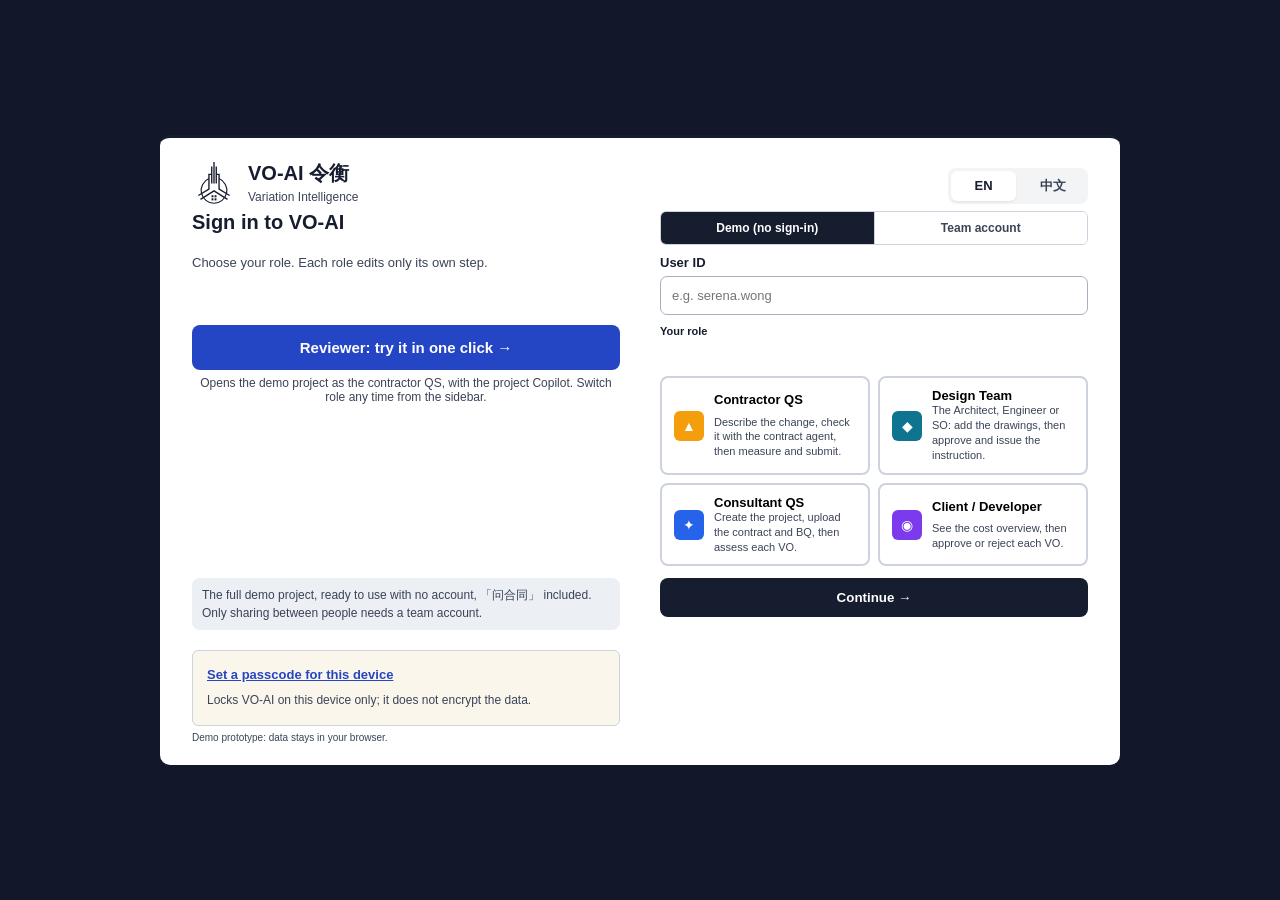
<file: index.html>
<!DOCTYPE html>
<html lang="en">
<head>
    <meta charset="UTF-8">
    <meta name="viewport" content="width=device-width, initial-scale=1.0">
    <title>VO-AI | Sign in</title>
    <link rel="icon" href="favicon.svg" type="image/svg+xml">
    <link rel="stylesheet" href="style.css?v=20261019h">
</head>
<body>

<div class="login-page">
    <div class="login-card">

        <div class="login-lang-row">
            <div id="langSwitchLogin"></div>
        </div>

        <div class="logo">
            <div class="logo-icon" id="loginLogo"></div>
            <div>
                <h2 data-i18n="app.brand">VO-AI 令衡</h2>
                <span data-i18n="app.tagline">Variation Intelligence</span>
            </div>
        </div>

        <h1 data-i18n="login.title">Sign in to VO-AI</h1>

        <!-- Shown only when js/config.js names a Supabase project (js/cloud.js). -->
        <div class="login-mode" id="loginMode" role="tablist" hidden>
            <button type="button" class="login-mode-btn active" data-mode="demo" role="tab" data-i18n="cloud.login.tabDemo">Demo (no sign-in)</button>
            <button type="button" class="login-mode-btn" data-mode="team" role="tab" data-i18n="cloud.login.tabTeam">Team account</button>
        </div>

        <div id="teamLogin" hidden>
            <div class="field">
                <label for="teamEmail" data-i18n="cloud.login.email">Email</label>
                <input type="email" id="teamEmail" autocomplete="username">
            </div>
            <div class="field">
                <label for="teamPassword" data-i18n="cloud.login.password">Password</label>
                <input type="password" id="teamPassword" autocomplete="current-password">
            </div>
            <div id="teamSignUpFields" hidden>
                <div class="field">
                    <label for="teamName" data-i18n="cloud.login.name">Your name</label>
                    <input type="text" id="teamName" autocomplete="name">
                </div>
                <div class="field">
                    <label for="teamRole" data-i18n="cloud.login.firstRole">Your role (until a project gives you one)</label>
                    <select id="teamRole"></select>
                </div>
            </div>
            <button class="primary-button" id="teamSignInBtn" style="width:100%" data-i18n="cloud.login.signIn">Sign in →</button>
            <button type="button" class="link-button" id="teamSignUpToggle" style="margin-top:10px" data-i18n="cloud.login.newAccount">New to VO-AI? Create an account</button>
        </div>

        <div id="demoLogin">
        <p class="lead" data-i18n="login.lead">
            Choose the role you are acting as. Each role can only edit its own
            columns of the variation order register.
        </p>
        <button type="button" class="primary-button judge-btn" id="judgeBtn" data-i18n="login.judgeBtn">Reviewer: try it in one click →</button>
        <p class="login-hint judge-hint" data-i18n="login.judgeHint">Opens the demo project as the consultant QS. Switch role any time from the sidebar.</p>
        <p class="login-note" id="demoNote" hidden data-i18n="cloud.login.demoNote">The full demo project, ready to use with no account. Everything works except 「问合同」 and sharing between people, which need a team account.</p>

        <div class="field">
            <label for="userName" data-i18n="login.userId">User ID</label>
            <input type="text" id="userName" placeholder="e.g. serena.wong" data-i18n-placeholder="login.userIdPlaceholder" autocomplete="username">
        </div>

        <label style="display:block;font-size:11px;font-weight:bold;margin-bottom:8px" data-i18n="login.yourRole">
            Your role
        </label>
        <div class="role-grid" id="roleGrid"></div>

        <div class="field" id="passcodeField" hidden>
            <label for="passcodeInput" data-i18n="login.devicePasscode">Device passcode</label>
            <input type="password" id="passcodeInput" placeholder="Enter this device's passcode"
                   data-i18n-placeholder="login.devicePasscodePlaceholder" autocomplete="current-password">
        </div>

        <button class="primary-button" id="signInBtn" style="width:100%" data-i18n="login.continue">
            Continue →
        </button>

        <div class="passcode-panel" id="passcodePanel"></div>

        <p class="lead" style="margin:18px 0 0;font-size:10px" data-i18n="login.footnote">
            This is a demonstration prototype. No data leaves your browser — everything
            is stored locally on this computer.
        </p>
        </div>

    </div>
</div>

<script src="js/i18n.js?v=20261019h"></script>
<script src="js/calc.js?v=20261019h"></script>
<script src="js/store.js?v=20261019h"></script>
<script src="js/config.js?v=20261019h"></script>
<script src="js/cloud.js?v=20261019h"></script>
<script src="js/ui.js?v=20261019h"></script>
<script src="js/page-login.js?v=20261019h"></script>

</body>
</html>
</file>
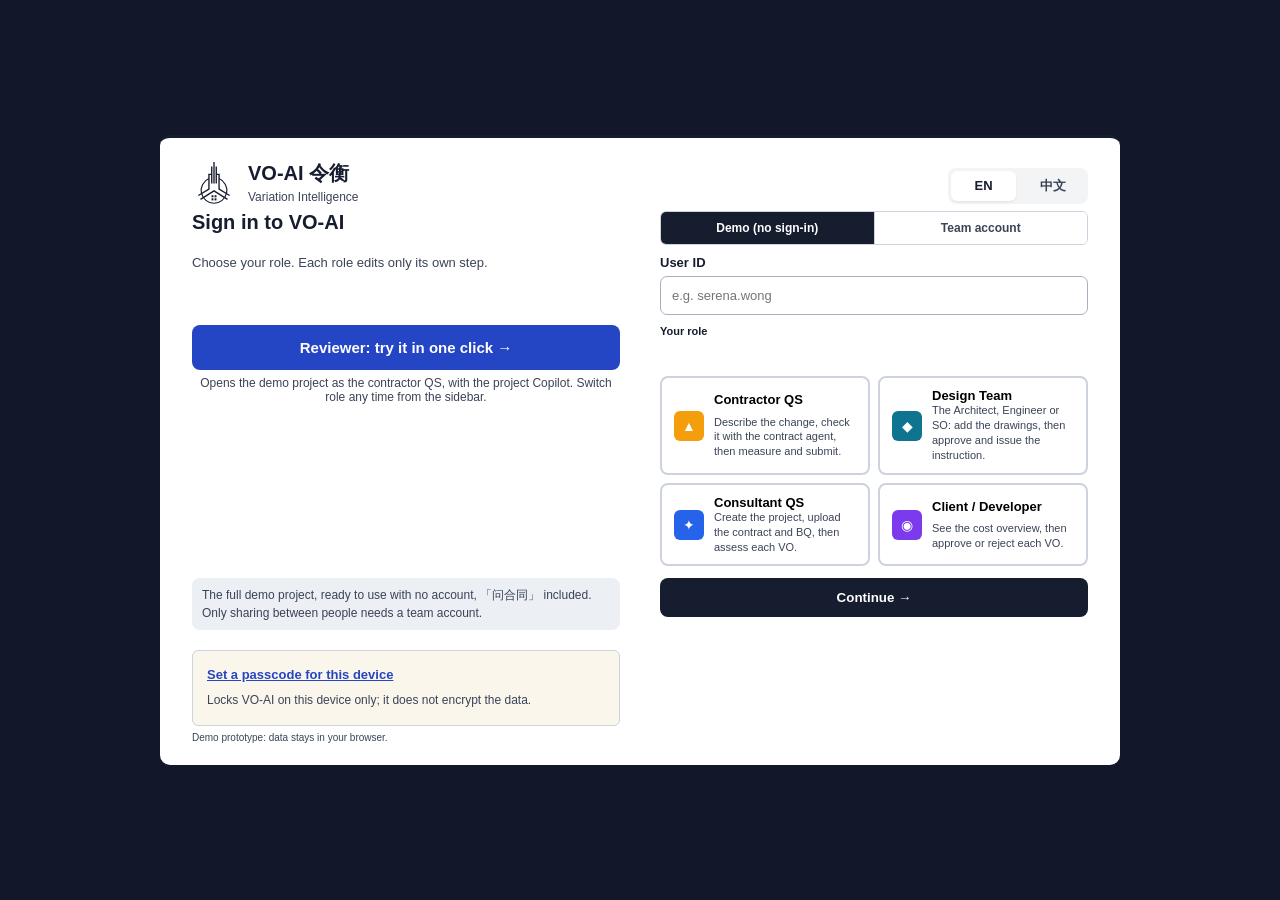
<file: analysis.html>
<!DOCTYPE html>
<html lang="en">
<head>
    <meta charset="UTF-8">
    <title>VO-AI</title>
    <!-- AI Analysis was replaced by the Copilot: old links and cached pages land there -->
    <meta http-equiv="refresh" content="0; url=copilot.html">
    <script>location.replace("copilot.html");</script>
</head>
<body><a href="copilot.html">VO-AI Copilot</a></body>
</html>
</file>
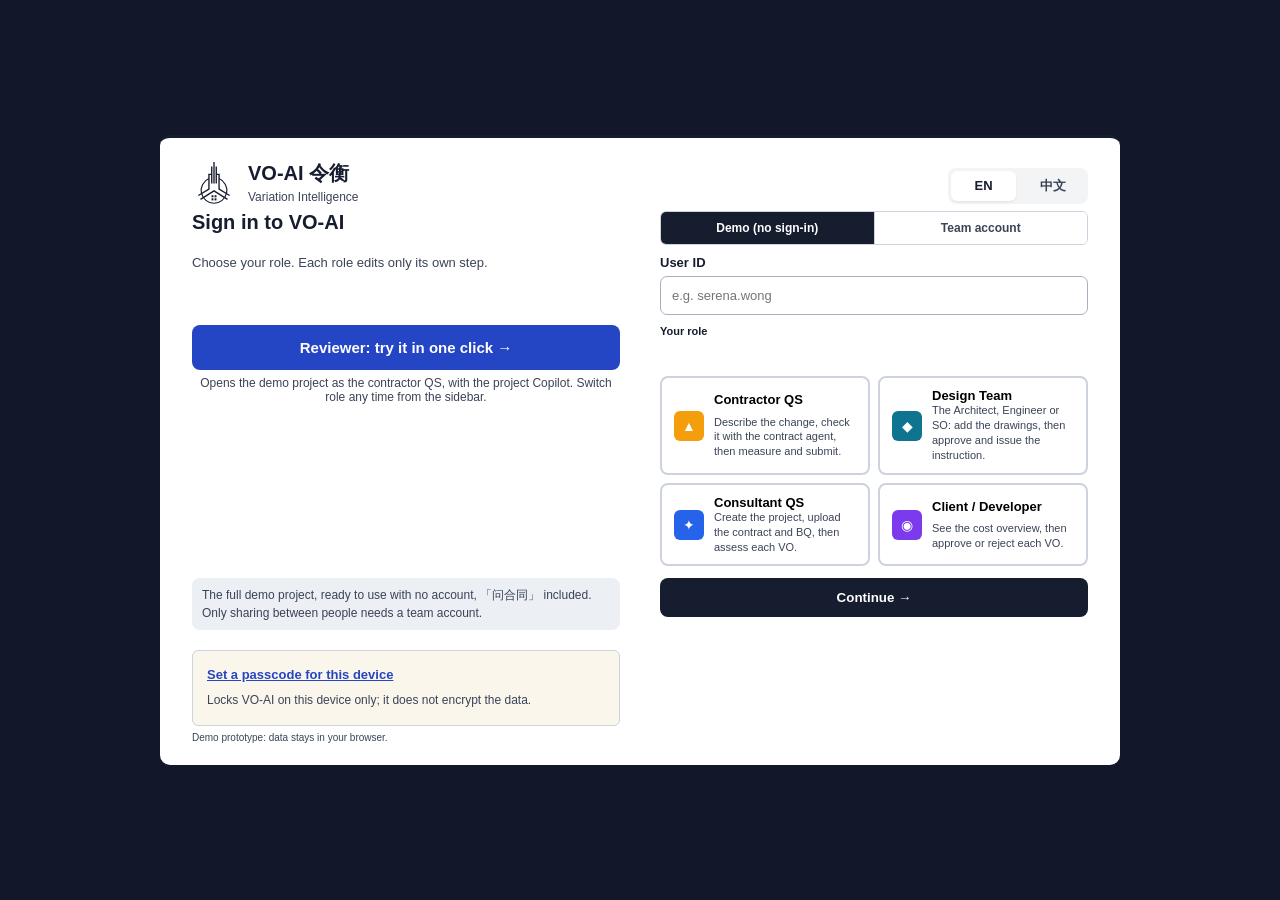
<file: capture.html>
<!DOCTYPE html>
<html lang="en">
<head>
    <meta charset="UTF-8">
    <meta name="viewport" content="width=device-width, initial-scale=1.0">
    <title>VO-AI | New VO</title>
    <link rel="icon" href="favicon.svg" type="image/svg+xml">
    <!-- Recording on site is now the first step of a new VO (js/media.js). -->
    <meta http-equiv="refresh" content="0; url=register.html?new=1">
    <script>location.replace("register.html?new=1");</script>
</head>
<body><a href="register.html?new=1">New VO</a></body>
</html>
</file>
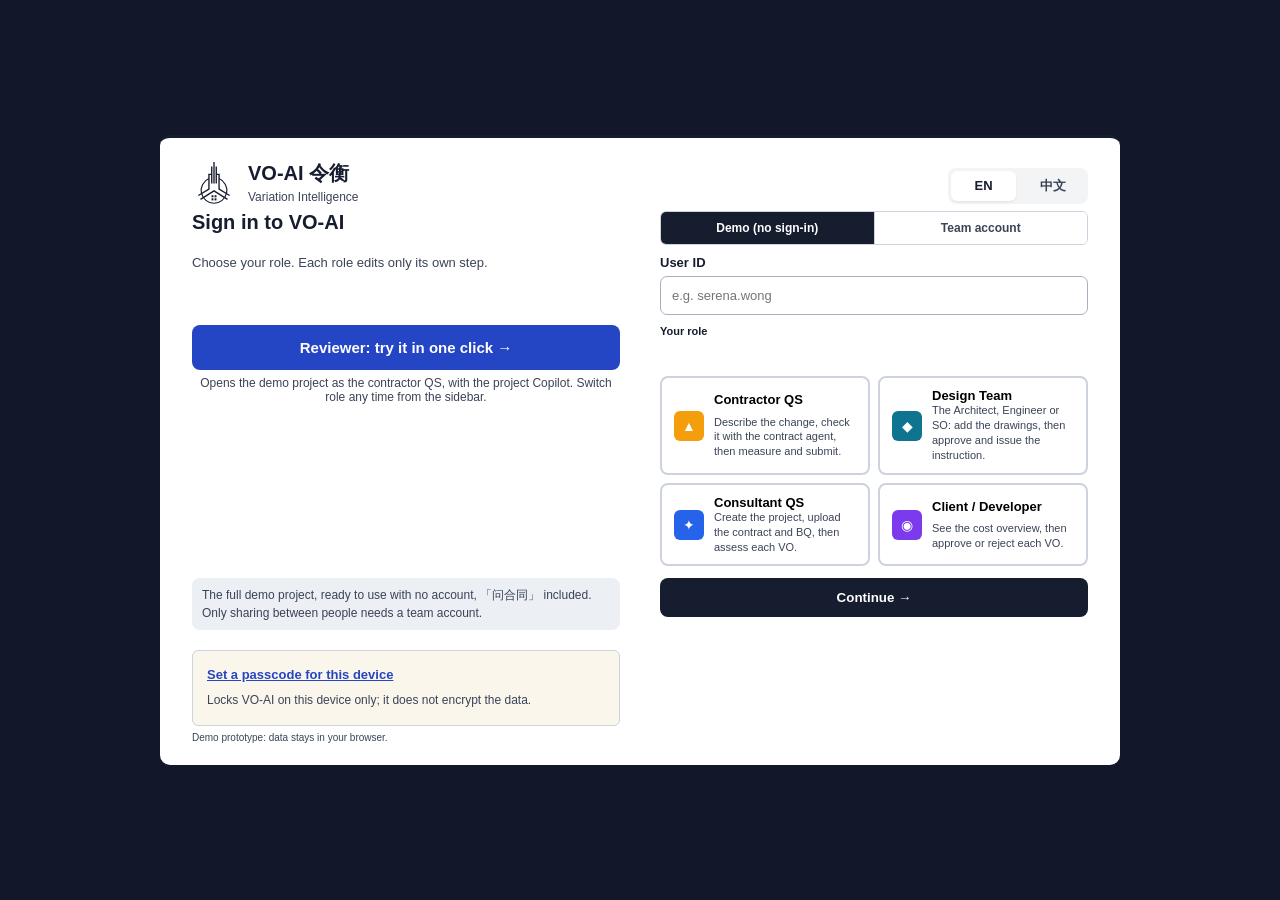
<file: copilot.html>
<!DOCTYPE html>
<html lang="en">
<head>
    <meta charset="UTF-8">
    <meta name="viewport" content="width=device-width, initial-scale=1.0">
    <title>VO-AI | Copilot</title>
    <link rel="icon" href="favicon.svg" type="image/svg+xml">
    <link rel="stylesheet" href="style.css?v=20261019h">
</head>
<body>

<aside class="sidebar"></aside>

<main class="main">
    <header class="topbar"></header>

    <section class="welcome">
        <div>
            <h2 data-i18n="copilot.heading">Project Copilot</h2>
        </div>
    </section>

    <div class="card tone-blue copilot-card">
        <div class="card-body" id="copilotBody"></div>
    </div>

    <div class="disclaimer">
        <strong data-i18n="disclaimer.title">⚠ Professional Review Required</strong>
        <span data-i18n="disclaimer.body">
            AI-generated results are decision-support outputs. Final variation assessment,
            certification and approval must be reviewed by the appropriate construction professional.
        </span>
    </div>
</main>

<script src="js/i18n.js?v=20261019h"></script>
<script src="js/calc.js?v=20261019h"></script>
<script src="js/clauses.js?v=20261019h"></script>
<script src="js/elements.js?v=20261019h"></script>
<script src="js/analysis.js?v=20261019h"></script>
<script src="js/permissions.js?v=20261019h"></script>
<script src="js/deadlines.js?v=20261019h"></script>
<script src="js/store.js?v=20261019h"></script>
<script src="js/config.js?v=20261019h"></script>
<script src="js/cloud.js?v=20261019h"></script>
<script src="js/ui.js?v=20261019h"></script>
<script src="js/notify.js?v=20261019h"></script>
<script src="js/askcontract.js?v=20261019h"></script>
<script src="js/filestore.js?v=20261019h"></script>
<script src="js/bqimport.js?v=20261019h"></script>
<script src="js/contractread.js?v=20261019h"></script>
<script src="js/sitemap.js?v=20261019h"></script>
<script src="js/claimcheck.js?v=20261019h"></script>
<script src="js/ratehistory.js?v=20261019h"></script>
<script src="js/costplan.js?v=20261019h"></script>
<script src="js/copilot.js?v=20261019h"></script>
<script src="js/page-copilot.js?v=20261019h"></script>

</body>
</html>
</file>
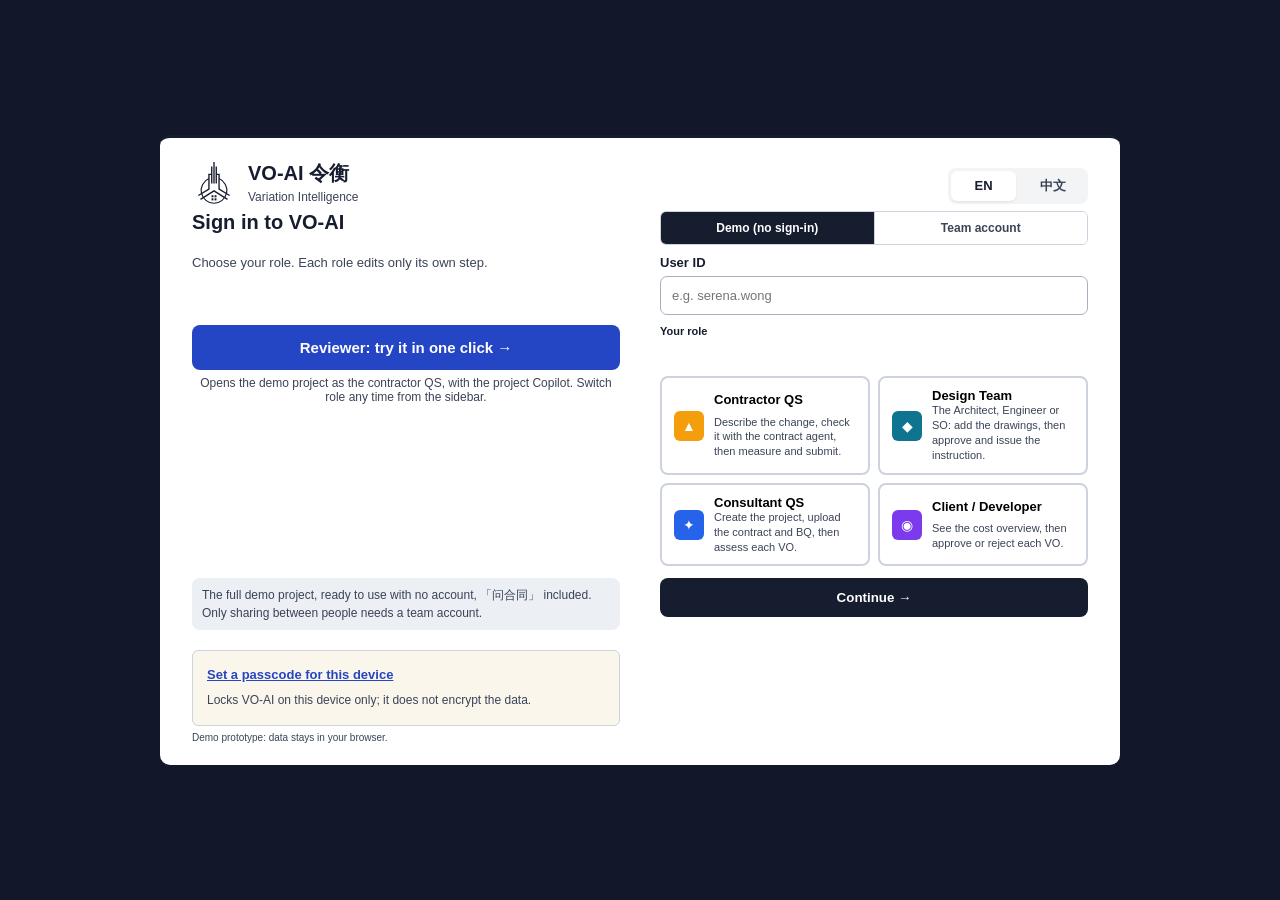
<file: costplan.html>
<!DOCTYPE html>
<html lang="en">
<head>
    <meta charset="UTF-8">
    <meta name="viewport" content="width=device-width, initial-scale=1.0">
    <title>VO-AI | Cost and schedule performance</title>
    <link rel="icon" href="favicon.svg" type="image/svg+xml">
    <link rel="stylesheet" href="style.css?v=20261019h">
</head>
<body>

<aside class="sidebar"></aside>

<main class="main">
    <header class="topbar"></header>

    <section class="welcome">
        <div>
            <h2 data-i18n="costplan.detailTitle">Cost and schedule performance analysis</h2>
        </div>
        <div class="page-actions" style="margin:0">
            <a class="secondary-button" href="dashboard.html" data-i18n="costplan.back">← Dashboard</a>
        </div>
    </section>

    <div class="card tone-purple cost-plan-card cd-card">
        <div class="card-body" id="costDetail"></div>
    </div>
</main>

<script src="js/i18n.js?v=20261019h"></script>
<script src="js/calc.js?v=20261019h"></script>
<script src="js/clauses.js?v=20261019h"></script>
<script src="js/elements.js?v=20261019h"></script>
<script src="js/analysis.js?v=20261019h"></script>
<script src="js/permissions.js?v=20261019h"></script>
<script src="js/store.js?v=20261019h"></script>
<script src="js/config.js?v=20261019h"></script>
<script src="js/cloud.js?v=20261019h"></script>
<script src="js/documents.js?v=20261019h"></script>
<script src="js/ui.js?v=20261019h"></script>
<script src="js/notify.js?v=20261019h"></script>
<script src="js/bqimport.js?v=20261019h"></script>
<script src="js/contractread.js?v=20261019h"></script>
<script src="js/filestore.js?v=20261019h"></script>
<script src="js/sitemap.js?v=20261019h"></script>
<script src="js/claimcheck.js?v=20261019h"></script>
<script src="js/instruction.js?v=20261019h"></script>
<script src="js/costplan.js?v=20261019h"></script>
<script src="js/page-costplan.js?v=20261019h"></script>

</body>
</html>
</file>
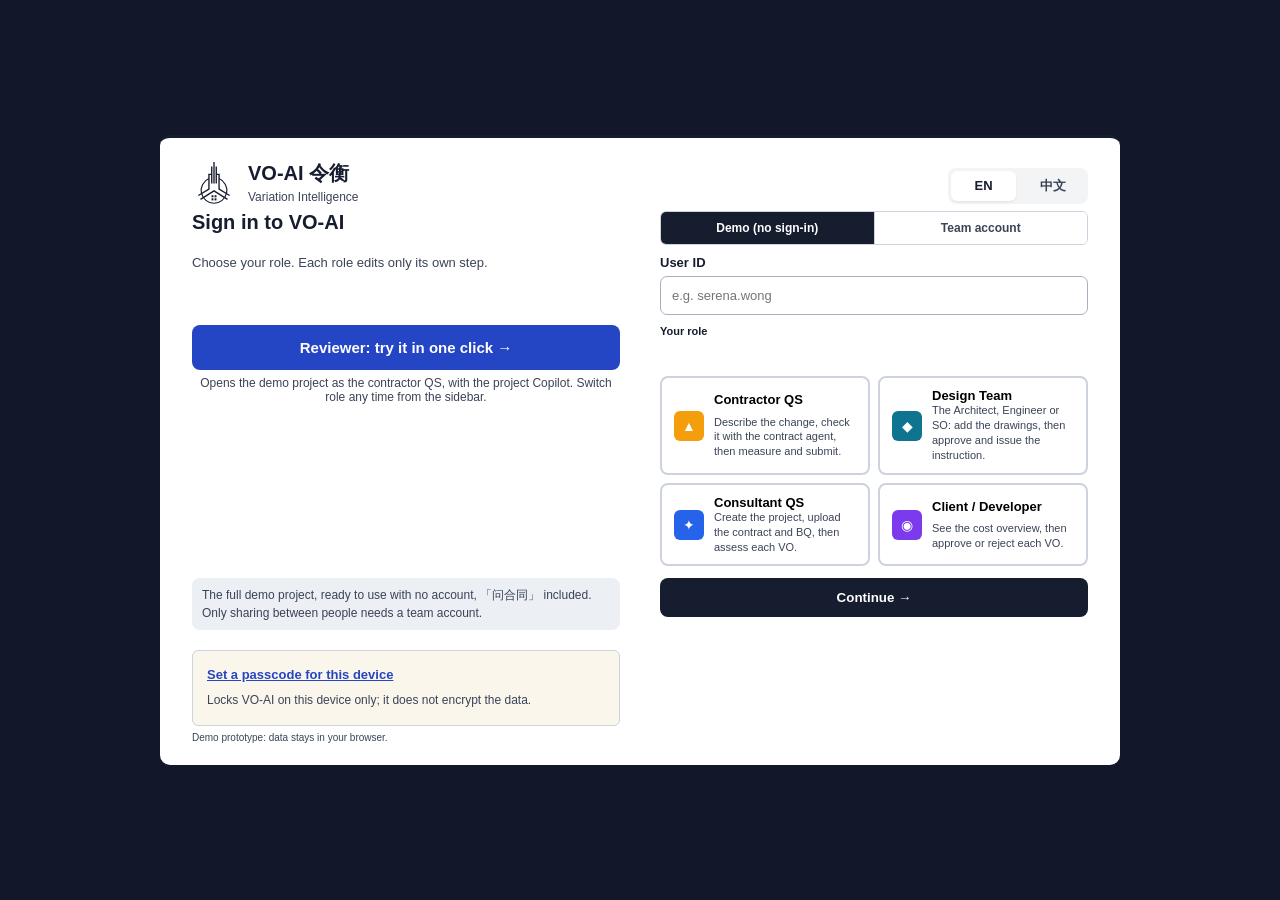
<file: dashboard.html>
<!DOCTYPE html>
<html lang="en">
<head>
    <meta charset="UTF-8">
    <meta name="viewport" content="width=device-width, initial-scale=1.0">
    <title>VO-AI | Dashboard</title>
    <link rel="icon" href="favicon.svg" type="image/svg+xml">
    <link rel="stylesheet" href="style.css?v=20261019h">
</head>
<body>

<aside class="sidebar"></aside>

<main class="main">
    <header class="topbar"></header>

    <section class="welcome welcome-compact">
        <div>
            <h2 id="greeting"></h2>
        </div>
    </section>

    <div class="dash-grid">
        <!-- the four VO numbers in one slim row across the top -->
        <div class="card dash-stats-card" aria-label="Variation orders">
            <div class="stats stats-compact" id="dashStats"></div>
        </div>
        <div class="dash-main">
            <div class="card tone-purple cost-plan-card">
                <div class="card-header">
                    <div>
                        <h3 data-i18n="costplan.title">Project cost overview</h3>
                    </div>
                </div>
                <div class="card-body" id="costPlanBody"></div>
            </div>
            <div class="card recent-card tone-blue" data-fit data-fit-gap="29" data-fit-min="118">
                <div class="card-header">
                    <div>
                        <h3 data-i18n="dashboard.recentTitle">Recent Variation Orders</h3>
                    </div>
                    <button class="view-button" data-i18n="dashboard.viewRegister" onclick="location.href='register.html'">
                        View register →
                    </button>
                </div>
                <div class="table-scroll">
                    <table>
                        <thead>
                            <tr>
                                <th data-i18n="dashboard.col.voRef">VO REF</th><th data-i18n="dashboard.col.description">DESCRIPTION</th><th data-i18n="dashboard.col.dateIssued">DATE ISSUED</th>
                                <th data-i18n="dashboard.col.value">VALUE</th><th data-i18n="dashboard.col.status">STATUS</th>
                            </tr>
                        </thead>
                        <tbody id="recentBody"></tbody>
                    </table>
                </div>
            </div>
        </div>
        <div class="dash-side">
            <div class="card ai-card tone-amber" data-fit data-fit-gap="29" data-fit-min="118">
                <div class="ai-header">
                    <div class="ai-logo">✦</div>
                    <div>
                        <h3 data-i18n="dashboard.attentionTitle">Needs your attention</h3>
                    </div>
                </div>
                <p id="deadlineSummary" class="deadline-summary"></p>
                <div id="actionList"></div>
            </div>
        </div>
    </div>

    <div class="disclaimer">
        <strong data-i18n="disclaimer.title">⚠ Professional Review Required</strong>
        <span data-i18n="disclaimer.body">
            AI-generated results are decision-support outputs. Final variation assessment,
            certification and approval must be reviewed by the appropriate construction professional.
        </span>
    </div>
</main>

<script src="js/i18n.js?v=20261019h"></script>
<script src="js/calc.js?v=20261019h"></script>
<script src="js/clauses.js?v=20261019h"></script>
<script src="js/elements.js?v=20261019h"></script>
<script src="js/analysis.js?v=20261019h"></script>
<script src="js/permissions.js?v=20261019h"></script>
<script src="js/deadlines.js?v=20261019h"></script>
<script src="js/store.js?v=20261019h"></script>
<script src="js/config.js?v=20261019h"></script>
<script src="js/cloud.js?v=20261019h"></script>
<script src="js/ui.js?v=20261019h"></script>
<script src="js/notify.js?v=20261019h"></script>
<script src="js/filestore.js?v=20261019h"></script>
<script src="js/bqimport.js?v=20261019h"></script>
<script src="js/contractread.js?v=20261019h"></script>
<script src="js/costplan.js?v=20261019h"></script>
<script src="js/page-dashboard.js?v=20261019h"></script>

</body>
</html>
</file>
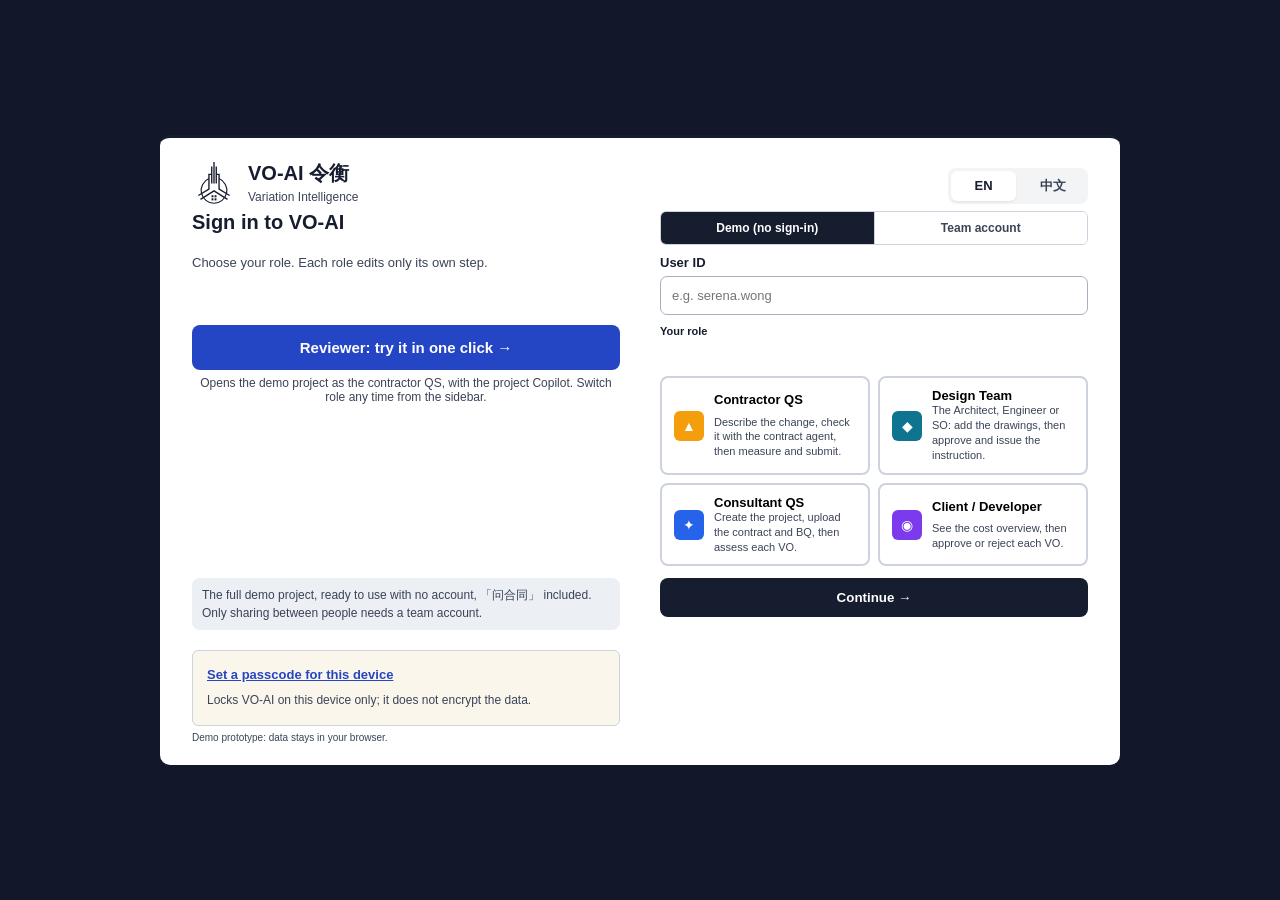
<file: documents.html>
<!DOCTYPE html>
<html lang="en">
<head>
    <meta charset="UTF-8">
    <meta name="viewport" content="width=device-width, initial-scale=1.0">
    <title>VO-AI | Documents</title>
    <link rel="icon" href="favicon.svg" type="image/svg+xml">
    <link rel="stylesheet" href="style.css?v=20261019h">
</head>
<body>

<aside class="sidebar"></aside>

<main class="main">
    <header class="topbar"></header>

    <section class="welcome">
        <div>
            <h2 data-i18n="documents.title">Documents</h2>
        </div>
    </section>

    <!-- on a desktop: every file on the left (filters and upload in its
         header), the contract knowledge base on the right; each scrolls
         inside its own panel -->
    <div class="docs-layout">
        <div class="card docs-files-card">
            <div class="docs-files-head">
                <div class="docs-files-title">
                    <h3 data-i18n="documents.allFiles">Files</h3>
                    <span class="doc-summary-bar" id="docSummary"></span>
                </div>
                <div class="doc-filters">
                    <label><span data-i18n="documents.voLabel">Variation order</span>
                        <select id="voFilter"></select>
                    </label>
                    <label><span data-i18n="documents.kind">Kind</span>
                        <select id="kindFilter">
                            <option value="all" data-i18n="documents.kind.all">All documents</option>
                            <option value="drawings" data-i18n="documents.kind.drawings">Drawings</option>
                            <option value="supporting" data-i18n="documents.kind.supporting">Supporting documents</option>
                            <option value="project" data-i18n="documents.kind.project">Project documents</option>
                        </select>
                    </label>
                </div>
                <button type="button" class="secondary-button docs-upload-toggle" id="docUploadToggle" hidden data-i18n="documents.uploadToggle">+ Upload a file</button>
            </div>
            <div class="docs-upload-inline" id="projectDocUploadCard" hidden>
                <div class="doc-upload-row">
                    <label class="field">
                        <span data-i18n="documents.upload.category">Category</span>
                        <select id="projectDocCategorySelect">
                            <option value="contract" data-i18n="documents.category.contract">Contract</option>
                            <option value="bq" data-i18n="documents.category.bq">Priced BQ</option>
                            <option value="addendum" data-i18n="documents.category.addendum">Addendum</option>
                            <option value="specification" data-i18n="documents.category.specification">Specification</option>
                            <option value="correspondence" data-i18n="documents.category.correspondence">Correspondence</option>
                            <option value="other" data-i18n="documents.category.other">Other</option>
                        </select>
                    </label>
                    <label class="field">
                        <span data-i18n="documents.upload.file">File</span>
                        <input type="file" id="projectDocFileInput">
                    </label>
                            </div>
            </div>
            <div id="docGroups" class="doc-scroll docs-files-body" data-fit data-fit-gap="20"></div>
        </div>

        <div class="card tone-purple docs-kb-card" id="kbCard" hidden>
            <div class="card-header">
                <div>
                    <h3 data-i18n="kb.title">Contract knowledge base (Ask the contract)</h3>
                </div>
            </div>
            <div class="card-body" id="kbBody" data-fit data-fit-gap="20" data-fit-min="160"></div>
        </div>
    </div>

    <div class="disclaimer">
        <strong data-i18n="disclaimer.title">⚠ Professional Review Required</strong>
        <span data-i18n="disclaimer.body">
            AI-generated results are decision-support outputs. Final variation assessment,
            certification and approval must be reviewed by the appropriate construction professional.
        </span>
    </div>
</main>

<script src="js/i18n.js?v=20261019h"></script>
<script src="js/calc.js?v=20261019h"></script>
<script src="js/clauses.js?v=20261019h"></script>
<script src="js/elements.js?v=20261019h"></script>
<script src="js/analysis.js?v=20261019h"></script>
<script src="js/permissions.js?v=20261019h"></script>
<script src="js/deadlines.js?v=20261019h"></script>
<script src="js/store.js?v=20261019h"></script>
<script src="js/config.js?v=20261019h"></script>
<script src="js/cloud.js?v=20261019h"></script>
<script src="js/documents.js?v=20261019h"></script>
<script src="js/bqimport.js?v=20261019h"></script>
<script src="js/contractread.js?v=20261019h"></script>
<script src="js/kbsplit.js?v=20261019h"></script>
<script src="js/contractimport.js?v=20261019h"></script>
<script src="js/ui.js?v=20261019h"></script>
<script src="js/notify.js?v=20261019h"></script>
<script src="js/filestore.js?v=20261019h"></script>
<script src="js/page-documents.js?v=20261019h"></script>

</body>
</html>
</file>
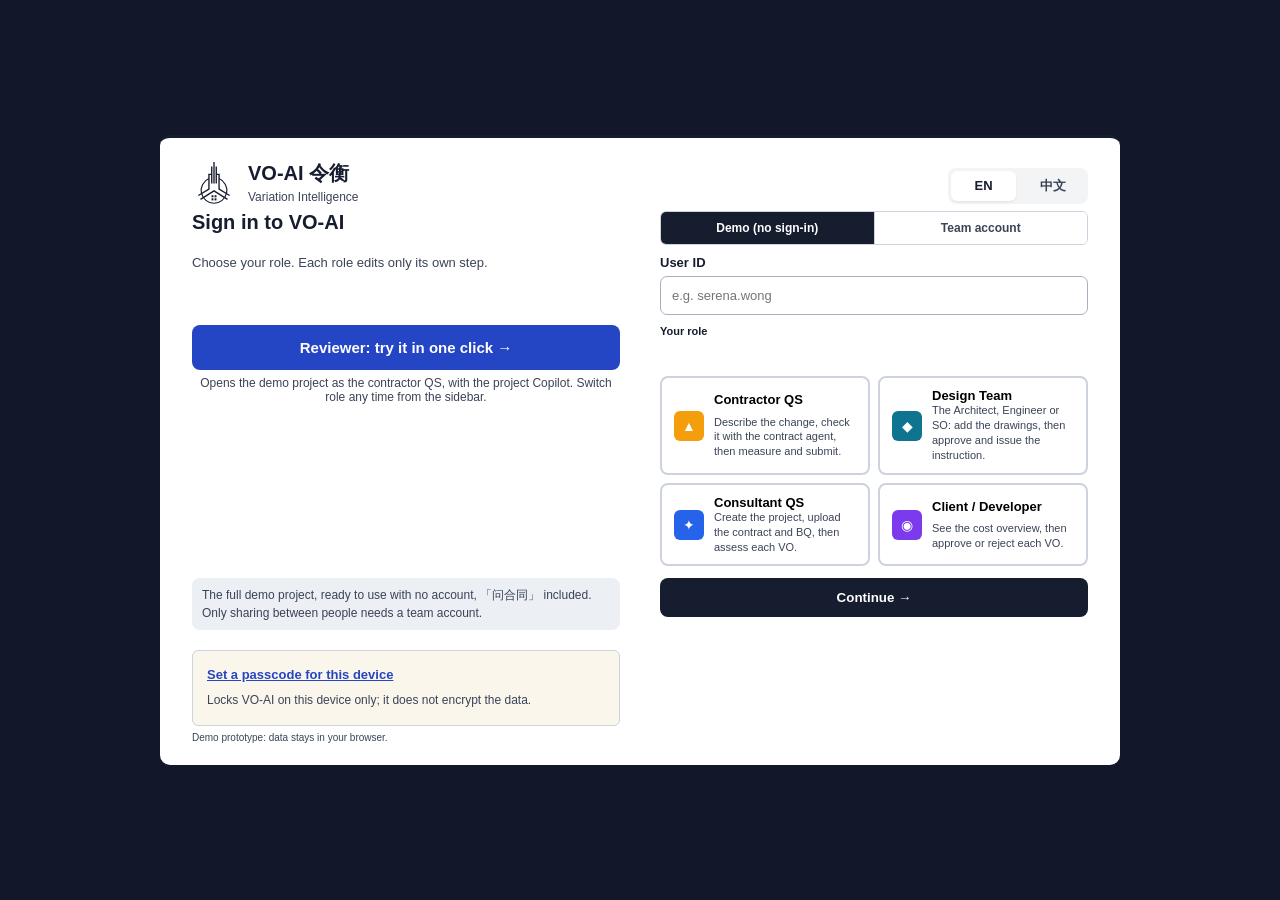
<file: projects.html>
<!DOCTYPE html>
<html lang="en">
<head>
    <meta charset="UTF-8">
    <meta name="viewport" content="width=device-width, initial-scale=1.0">
    <title>VO-AI | Projects</title>
    <link rel="icon" href="favicon.svg" type="image/svg+xml">
    <link rel="stylesheet" href="style.css?v=20261019h">
    <style>
        .project-list { display: grid; grid-template-columns: repeat(2, 1fr); gap: 18px; margin-bottom: 28px; }
        .project-meta { display: grid; grid-template-columns: repeat(4, 1fr); gap: 10px; }
        .project-meta small { display: block; font-size: 9px; color: #8992a3; margin-bottom: 4px; }
        .project-meta strong { font-size: 13px; }
        .create-grid { display: grid; grid-template-columns: 1fr 1fr; gap: 18px; }
        .projects-toolbar { display: flex; gap: 10px; align-items: center; }
        .import-project-label { cursor: pointer; }
        .import-hint { font-size: 11px; color: #8992a3; margin: -14px 0 22px; }
        @media (max-width: 900px) {
            .project-list, .create-grid { grid-template-columns: 1fr; }
        }
    </style>
</head>
<body>

<aside class="sidebar"></aside>

<main class="main">
    <header class="topbar"></header>

    <section class="welcome">
        <div>
            <h2 data-i18n="projects.title">Choose a project</h2>
        </div>
        <div class="projects-toolbar">
            <label class="link-button toolbar-quiet import-project-label" for="importFileInput" data-i18n="projects.import" data-i18n-title="projects.importHint">
                Import project (.json)
            </label>
            <input type="file" id="importFileInput" accept="application/json,.json" hidden>
            <button class="link-button toolbar-quiet" id="resetBtn" data-i18n="projects.restoreDemoData">Restore demo data</button>
            <button class="primary-button" id="newProjectBtn" hidden data-i18n="projects.newBtn">+ New project</button>
        </div>
    </section>

    <div class="project-list" id="projectList"></div>

    <div class="card tone-green" id="createBox">
        <div class="card-header">
            <div>
                <h3 data-i18n="projects.createTitle">Create a new project</h3>
            </div>
        </div>
        <div class="card-body">
            <div class="create-grid">
                <div>
                    <div class="field">
                        <label for="pName" data-i18n="projects.field.name">Project name</label>
                        <input type="text" id="pName" placeholder="e.g. ABC Residence Project" data-i18n-placeholder="projects.field.namePlaceholder">
                    </div>
                    <div class="field">
                        <label for="pClient" data-i18n="projects.field.client">Client</label>
                        <input type="text" id="pClient" placeholder="ABC Development Sdn Bhd">
                    </div>
                    <div class="field">
                        <label for="pContractNo" data-i18n="projects.field.contractNo">Contract number</label>
                        <input type="text" id="pContractNo" placeholder="ABC/2026/014">
                    </div>
                    <div class="field">
                        <label for="pSum" data-i18n="projects.field.contractSum">Contract sum (RM)</label>
                        <input type="number" id="pSum" placeholder="12500000">
                    </div>
                    <div class="field">
                        <label for="pContractFile" data-i18n="projects.field.contractDoc">Contract document</label>
                        <input type="text" id="pContractFile" placeholder="Contract Agreement - PAM 2018.pdf" data-i18n-placeholder="projects.field.contractDocPlaceholder">
                        <span class="hint" data-i18n="projects.field.contractDocHint">
                            Record the document name. This prototype does not read file
                            contents — see the technical solution section of the proposal.
                        </span>
                    </div>
                    <div class="field">
                        <label for="pPasscode" data-i18n="projects.field.passcode">Project passcode (optional)</label>
                        <input type="password" id="pPasscode" autocomplete="new-password">
                        <label for="pPasscodeConfirm" style="margin-top:8px" data-i18n="projects.field.passcodeConfirm">Confirm passcode</label>
                        <input type="password" id="pPasscodeConfirm" autocomplete="new-password">
                        <span class="hint" data-i18n="projects.field.passcodeHint">
                            Optional — only the Consultant QS sets this. Anyone opening the
                            project afterwards, in any role, must enter it first.
                        </span>
                    </div>
                </div>
                <div>
                    <div class="field">
                        <label for="pBq" data-i18n="projects.field.bq">Priced Bills of Quantities</label>
                        <textarea id="pBq" style="min-height:180px" placeholder="Paste from Excel — four columns: code, description, unit, rate

B/4.1&#9;Ceramic floor tiles 600x600mm&#9;m2&#9;85
B/4.2&#9;Skirting to match floor finish&#9;m&#9;22"></textarea>
                        <span class="hint" data-i18n="projects.field.bqHint">
                            These rates are what VO-AI cross-checks the contractor's
                            measurement against.
                        </span>
                    </div>
                    <div class="field">
                        <label for="pBqFile" data-i18n="projects.field.bqFile">Or upload a priced BQ file (.csv, .xlsx, or a PDF / photo read by OCR)</label>
                        <input type="file" id="pBqFile" accept=".csv,.xlsx,.pdf,.jpg,.jpeg,.png,.webp">
                        <p class="hint" id="bqOcrProgress" role="status" hidden></p>
                        <span class="hint" data-i18n="projects.field.bqFileHint">
                            Unlike the documents below, this file's contents are actually
                            read: columns are matched to Code / Description / Unit / Rate
                            automatically, and you confirm the result before anything is
                            imported.
                        </span>
                    </div>
                    <div id="bqPreview" class="bq-preview" hidden></div>
                    <button class="primary-button" id="createBtn" style="width:100%" data-i18n="projects.createBtn">
                        Create project
                    </button>
                </div>
            </div>
        </div>
    </div>

    <div class="disclaimer">
        <strong data-i18n="disclaimer.title">⚠ Professional Review Required</strong>
        <span data-i18n="disclaimer.body">
            AI-generated results are decision-support outputs. Final variation assessment,
            certification and approval must be reviewed by the appropriate construction professional.
        </span>
    </div>
</main>

<script src="js/i18n.js?v=20261019h"></script>
<script src="js/calc.js?v=20261019h"></script>
<script src="js/clauses.js?v=20261019h"></script>
<script src="js/elements.js?v=20261019h"></script>
<script src="js/analysis.js?v=20261019h"></script>
<script src="js/permissions.js?v=20261019h"></script>
<script src="js/store.js?v=20261019h"></script>
<script src="js/config.js?v=20261019h"></script>
<script src="js/cloud.js?v=20261019h"></script>
<script src="js/ui.js?v=20261019h"></script>
<script>mountChrome("projects", t("projects.title"), t("crumb.projects"), { projectOptional: true });</script>
<script src="js/bqimport.js?v=20261019h"></script>
<script src="js/bqocr.js?v=20261019h"></script>
<script src="js/page-projects.js?v=20261019h"></script>

</body>
</html>
</file>
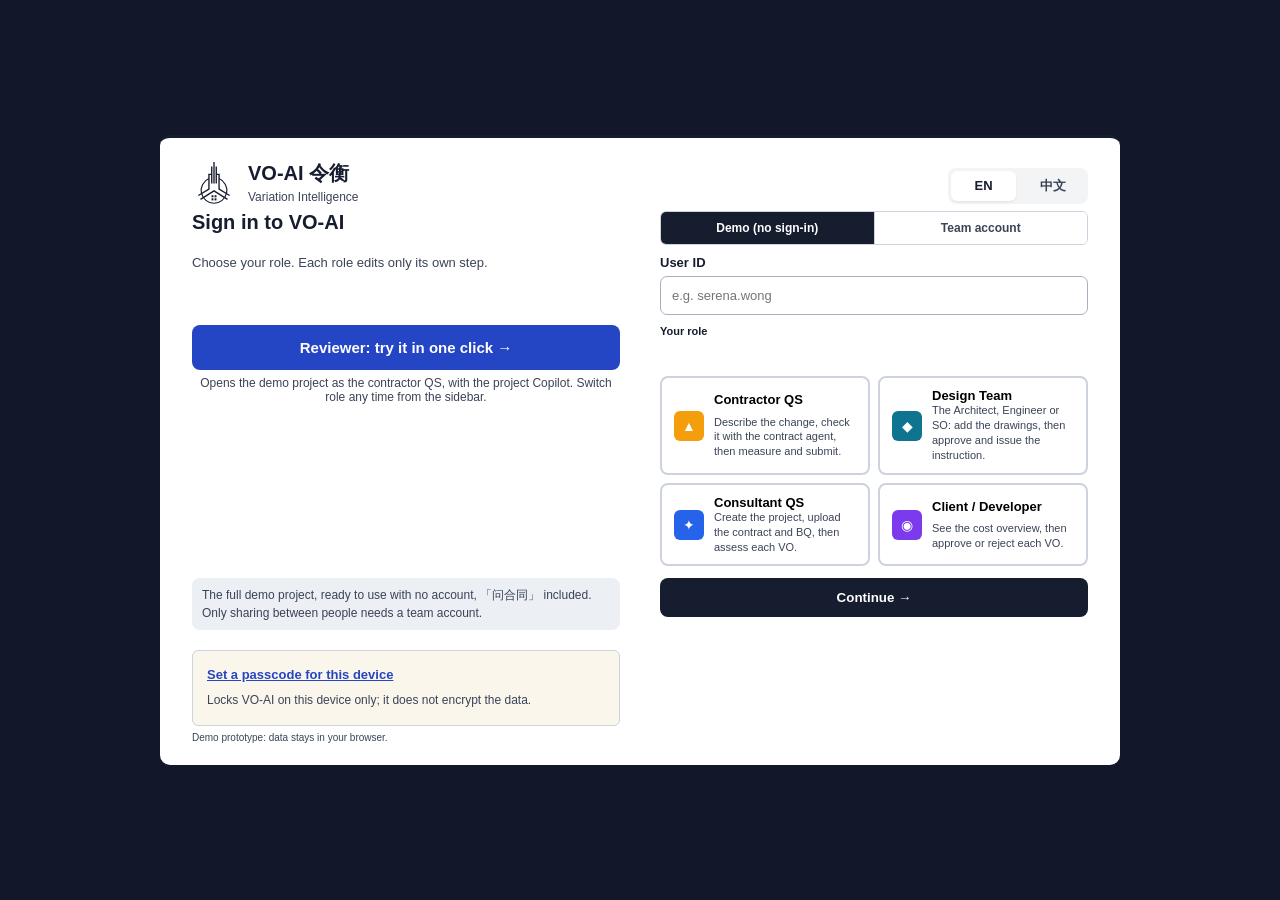
<file: register.html>
<!DOCTYPE html>
<html lang="en">
<head>
    <meta charset="UTF-8">
    <meta name="viewport" content="width=device-width, initial-scale=1.0">
    <title>VO-AI | VO Register</title>
    <link rel="icon" href="favicon.svg" type="image/svg+xml">
    <link rel="stylesheet" href="style.css?v=20261019h">
</head>
<body>

<aside class="sidebar"></aside>

<main class="main">
    <header class="topbar"></header>

    <section class="welcome">
        <div>
            <h2 data-i18n="register.title">Variation Order Register</h2>
        </div>
        <div class="page-actions" style="margin:0">
            <button type="button" class="secondary-button" id="registerExportBtn"
                    data-i18n="export.button">⬇ Export to Excel</button>
            <button class="primary-button" id="newVoBtn" data-i18n="dashboard.newVo" hidden>+ New Variation Order</button>
        </div>
    </section>

    <!-- the four VO numbers in one slim row across the top -->
    <div class="register-kpis stats stats-compact" id="statCards"></div>

    <div class="register-layout" id="registerLayout">
        <div class="register-side">
            <div class="card tone-teal site-map-card">
                <div class="card-header">
                    <div>
                        <h3 data-i18n="map.dashTitle">Site map</h3>
                    </div>
                </div>
                <div class="card-body" id="siteMapBody"></div>
            </div>
        </div>
        <div class="register-main">
            <div class="card register-list-card">
                <div class="card-body register-filter-bar">
                    <label class="register-filter-search">
                        <span data-i18n="register.filter.search">Search</span>
                        <input type="text" id="registerSearch" data-i18n-placeholder="register.filter.searchPlaceholder"
                               placeholder="Search VO number, description or instruction reference">
                    </label>
                    <label>
                        <span data-i18n="register.filter.step">Stage</span>
                        <select id="registerEvalFilter">
                            <option value="all" data-i18n="register.filter.all">All</option>
                            <option value="1" data-i18n="register.stepOpt.1">1 Describe</option>
                            <option value="2" data-i18n="register.stepOpt.2">2 Contract check</option>
                            <option value="3" data-i18n="register.stepOpt.3">3 Design team</option>
                            <option value="4" data-i18n="register.stepOpt.4">4 Measure</option>
                            <option value="5" data-i18n="register.stepOpt.5">5 Consultant QS</option>
                            <option value="6" data-i18n="register.stepOpt.6">6 Client</option>
                        </select>
                    </label>
                    <label>
                        <span data-i18n="register.filter.state">Status</span>
                        <select id="registerCertFilter">
                            <option value="all" data-i18n="register.filter.all">All</option>
                            <option value="draft" data-i18n="register.state.draft">Draft</option>
                            <option value="progress" data-i18n="register.state.progress">In progress</option>
                            <option value="returned" data-i18n="register.state.returned">Returned</option>
                            <option value="info" data-i18n="register.state.info">Info requested</option>
                            <option value="approved" data-i18n="register.state.approved">Approved</option>
                            <option value="rejected" data-i18n="register.state.rejected">Rejected</option>
                        </select>
                    </label>
                    <button type="button" class="link-button" id="registerClearFilters" hidden
                            data-i18n="register.filter.clear">Clear filters</button>
                    <span class="register-result-count" id="registerResultCount"></span>
                    <span class="legend-bar register-legend"><span class="legend-swatch"></span><span id="ownedLegend"></span></span>
                    <button type="button" class="link-button" id="registerColsBtn" aria-pressed="false" data-i18n="register.allColumns">Show all columns</button>
                </div>
                <div class="table-scroll register-scroll" data-fit data-fit-gap="20">
                    <table>
                        <thead id="registerHead"></thead>
                        <tbody id="registerBody"></tbody>
                    </table>
                </div>
            </div>
        </div>
    </div>

    <div class="disclaimer">
        <strong data-i18n="disclaimer.title">⚠ Professional Review Required</strong>
        <span data-i18n="disclaimer.body">
            AI-generated results are decision-support outputs. Final variation assessment,
            certification and approval must be reviewed by the appropriate construction professional.
        </span>
    </div>
</main>

<script src="js/i18n.js?v=20261019h"></script>
<script src="js/calc.js?v=20261019h"></script>
<script src="js/clauses.js?v=20261019h"></script>
<script src="js/elements.js?v=20261019h"></script>
<script src="js/analysis.js?v=20261019h"></script>
<script src="js/permissions.js?v=20261019h"></script>
<script src="js/deadlines.js?v=20261019h"></script>
<script src="js/store.js?v=20261019h"></script>
<script src="js/config.js?v=20261019h"></script>
<script src="js/cloud.js?v=20261019h"></script>
<script src="js/ui.js?v=20261019h"></script>
<script src="js/notify.js?v=20261019h"></script>
<script src="js/filestore.js?v=20261019h"></script>
<script src="js/bqimport.js?v=20261019h"></script>
<script src="js/contractread.js?v=20261019h"></script>
<script src="js/sitemap.js?v=20261019h"></script>
<script src="js/xlsxexport.js?v=20261019h"></script>
<script src="js/page-register.js?v=20261019h"></script>

</body>
</html>
</file>
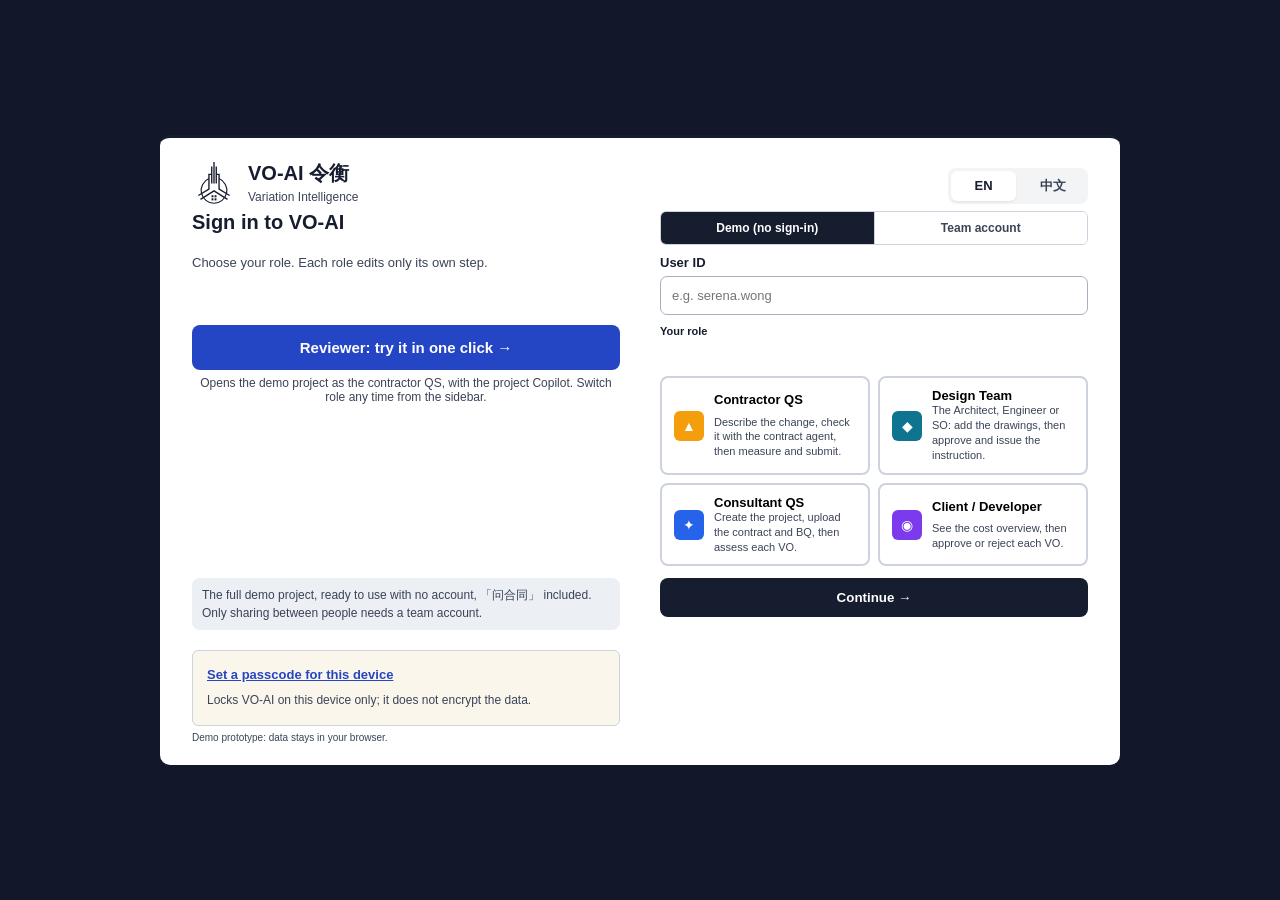
<file: report.html>
<!DOCTYPE html>
<html lang="en">
<head>
    <meta charset="UTF-8">
    <meta name="viewport" content="width=device-width, initial-scale=1.0">
    <title>VO-AI | VO Report</title>
    <link rel="icon" href="favicon.svg" type="image/svg+xml">
    <link rel="stylesheet" href="style.css?v=20261019h">
</head>
<body>

<aside class="sidebar"></aside>

<main class="main">
    <header class="topbar"></header>

    <section class="welcome">
        <div>
            <h2 data-i18n="report.title">VO Report</h2>
        </div>
        <div class="page-actions report-actions" style="margin:0">
            <select id="reportMode" style="padding:11px;border-radius:8px;border:1px solid #dfe3e8">
                <option value="single" data-i18n="report.mode.single">Single VO report</option>
                <option value="summary" data-i18n="report.mode.summary">All VO summary report</option>
                <option value="instruction" data-i18n="report.mode.instruction">Instruction (AI / EI)</option>
            </select>
            <select id="voPicker" style="padding:11px;border-radius:8px;border:1px solid #dfe3e8"></select>
            <button class="primary-button" id="printBtn" data-i18n="report.print">Print / Save as PDF</button>
        </div>
    </section>

    <div id="reportHost" class="report-scroll" data-fit data-fit-gap="20"></div>
</main>

<script src="js/i18n.js?v=20261019h"></script>
<script src="js/calc.js?v=20261019h"></script>
<script src="js/clauses.js?v=20261019h"></script>
<script src="js/elements.js?v=20261019h"></script>
<script src="js/analysis.js?v=20261019h"></script>
<script src="js/permissions.js?v=20261019h"></script>
<script src="js/store.js?v=20261019h"></script>
<script src="js/config.js?v=20261019h"></script>
<script src="js/cloud.js?v=20261019h"></script>
<script src="js/documents.js?v=20261019h"></script>
<script src="js/ui.js?v=20261019h"></script>
<script src="js/notify.js?v=20261019h"></script>
<script src="js/bqimport.js?v=20261019h"></script>
<script src="js/contractread.js?v=20261019h"></script>
<script src="js/filestore.js?v=20261019h"></script>
<script src="js/sitemap.js?v=20261019h"></script>
<script src="js/claimcheck.js?v=20261019h"></script>
<script src="js/instruction.js?v=20261019h"></script>
<script src="js/page-report.js?v=20261019h"></script>

</body>
</html>
</file>
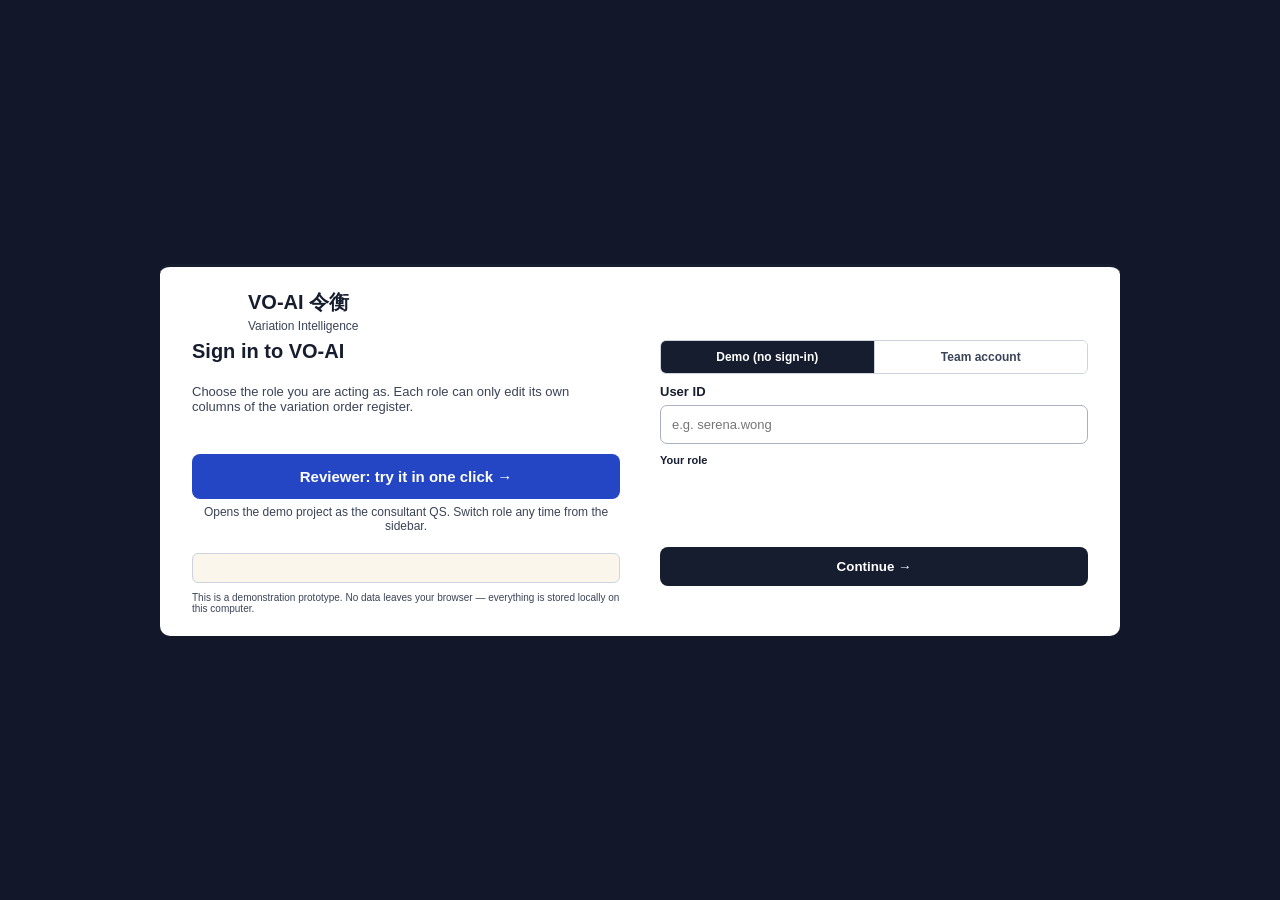
<file: variation.html>
<!DOCTYPE html>
<html lang="en">
<head>
    <meta charset="UTF-8">
    <meta name="viewport" content="width=device-width, initial-scale=1.0">
    <title>VO-AI</title>
    <meta http-equiv="refresh" content="0; url=register.html">
    <link rel="icon" href="favicon.svg" type="image/svg+xml">
    <link rel="stylesheet" href="style.css?v=20261019h">
</head>
<body>
    <div class="empty-state">
        <span id="variationMovedText">This page has moved into the VO register.</span>
        <a href="register.html" id="variationContinueLink">Continue →</a>
    </div>

<script src="js/i18n.js?v=20261019h"></script>
<script>
    document.getElementById("variationMovedText").textContent = t("variation.moved");
    document.getElementById("variationContinueLink").textContent = t("common.continueArrow");
</script>
</body>
</html>
</file>
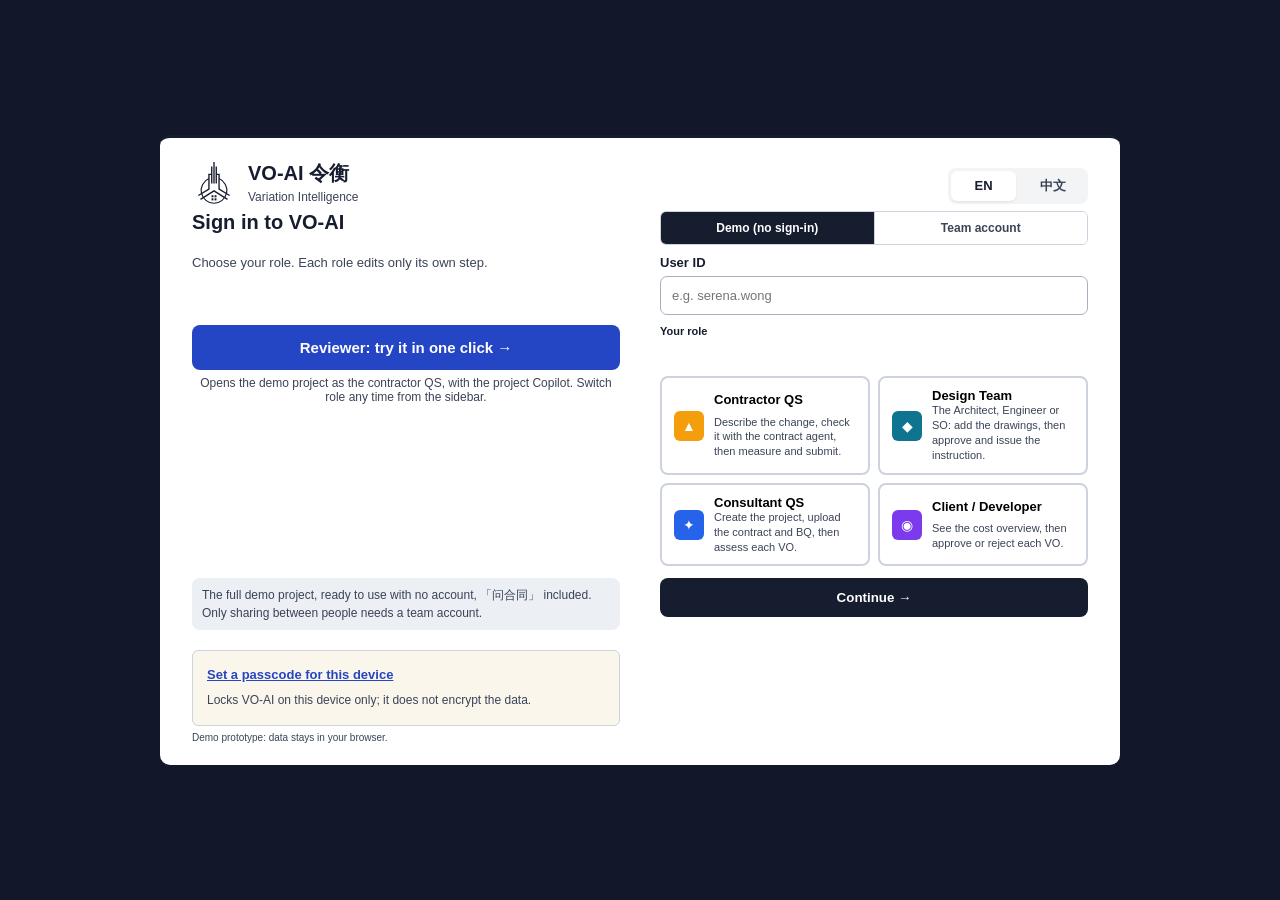
<file: vo.html>
<!DOCTYPE html>
<html lang="en">
<head>
    <meta charset="UTF-8">
    <meta name="viewport" content="width=device-width, initial-scale=1.0">
    <title>VO-AI | Variation Order</title>
    <link rel="icon" href="favicon.svg" type="image/svg+xml">
    <link rel="stylesheet" href="style.css?v=20261019h">
</head>
<body>

<aside class="sidebar"></aside>

<main class="main">
    <header class="topbar"></header>

    <section class="welcome">
        <div>
            <h2 id="voTitle"></h2>
            <p id="voStatus"></p>
        </div>
        <div class="page-actions" style="margin:0">
            <button class="secondary-button danger-button" id="deleteVoBtn" hidden data-i18n="vo.delete.btn">Delete this draft VO</button>
            <button class="secondary-button" id="reportBtn" data-i18n="vo.reportBtn">Generate VO report</button>
        </div>
    </section>

    <nav class="vo-tabs" id="voTabs" role="tablist" hidden></nav>
    <div class="vo-panes" id="voPanes" data-fit data-fit-gap="24" data-fit-min="260">
    <div class="card tone-blue wf-card" style="margin-bottom:20px" data-tab="step">
        <div class="card-header">
            <div>
                <h3 data-i18n="wf.title">This variation, step by step</h3>
            </div>
        </div>
        <div class="card-body" id="workflowBody"></div>
    </div>

    <div class="card tone-amber" style="margin-bottom:20px" id="deadlinesCard" data-tab="contract">
        <div class="card-header">
            <div>
                <h3 data-i18n="vo.deadlinesTitle">Contractual deadlines</h3>
            </div>
        </div>
        <div class="card-body" id="deadlinesPanel"></div>
    </div>

    <div class="card tone-purple claim-card" style="margin-bottom:20px" data-tab="contract">
        <div class="card-header">
            <div>
                <h3 data-i18n="claim.title">Contract agent: can this VO be claimed?</h3>
            </div>
        </div>
        <div class="card-body" id="claimCheckPanel"></div>
    </div>

    <div class="card tone-blue" style="margin-bottom:20px" id="measurementCard" data-tab="measure">
        <div class="card-header">
            <div>
                <h3 data-i18n="vo.measurementTitle">Measurement and rate cross-check</h3>
            </div>
            <div class="measure-head-actions">
                <button class="secondary-button" id="fromInstructionBtn" data-i18n="vo.fromInstruction.btn" hidden>Items from the instruction</button>
                <button class="secondary-button" id="addRowBtn" data-i18n="vo.addRow">+ Add row</button>
            </div>
        </div>
        <div class="table-scroll measure-scroll">
            <table class="measure-table">
                <thead>
                    <tr>
                        <th data-i18n="vo.col.description">DESCRIPTION</th><th data-i18n="vo.col.bqItem">CONTRACT BQ ITEM</th><th data-i18n="vo.col.unit">UNIT</th>
                        <th data-i18n="vo.col.qty">QTY</th><th data-i18n="vo.col.rate">RATE</th><th data-i18n="vo.col.claimed">CLAIMED</th>
                        <th data-i18n="vo.col.assessedQtyRate">ASSESSED QTY / RATE</th><th data-i18n="vo.col.rateCheck">RATE CHECK</th>
                    </tr>
                </thead>
                <tbody id="measurementBody"></tbody>
            </table>
            <datalist id="instrParts"></datalist>
        </div>
    </div>

    <div class="card tone-green buildup-card" style="margin-bottom:20px" id="buildUpCard" data-tab="measure">
        <div class="card-header">
            <div>
                <h3 data-i18n="buildup.title">Cost planning: built-up rate</h3>
            </div>
        </div>
        <div class="card-body" id="buildUpPanel"></div>
    </div>

    <!-- the contractor submits the measurement from here (js/page-vo.js renderMeasureSubmit) -->
    <div class="card measure-submit-card" style="margin-bottom:20px" id="measureSubmit" data-tab="measure" hidden></div>

    <div class="card tone-teal site-map-card" style="margin-bottom:20px" data-tab="photos">
        <div class="card-header">
            <div>
                <h3 data-i18n="map.voTitle">Where the photos were taken</h3>
            </div>
        </div>
        <div class="card-body" id="voMapBody"></div>
    </div>

    <div class="card tone-amber photo-check-card" style="margin-bottom:20px" data-tab="photos">
        <div class="card-header">
            <div>
                <h3 data-i18n="photo.title">AI photo check</h3>
            </div>
        </div>
        <div class="card-body" id="photoCheckBody"></div>
    </div>

    <section class="dashboard-grid role-panels" id="rolePanelsSection" hidden>
        <div class="card role-panel tone-amber" data-role="contractor">
            <div class="card-header"><div><h3 data-i18n="vo.panel.contractor">▲ Contractor</h3></div></div>
            <div class="card-body" id="contractorPanel"></div>
        </div>
        <div class="card role-panel tone-teal" data-role="administrator">
            <div class="card-header"><div><h3 data-i18n="vo.panel.administrator">◆ Design Team</h3></div></div>
            <div class="card-body" id="administratorPanel"></div>
        </div>
        <div class="card role-panel tone-blue" data-role="consultant">
            <div class="card-header"><div><h3 data-i18n="vo.panel.consultant">✦ Consultant</h3></div></div>
            <div class="card-body" id="consultantPanel"></div>
        </div>
        <div class="card role-panel tone-green" data-role="client">
            <div class="card-header"><div><h3 data-i18n="vo.panel.client">◉ Client</h3></div></div>
            <div class="card-body" id="clientPanel"></div>
        </div>
    </section>
    <div class="card tone-teal" id="activityCard" data-tab="activity">
        <div class="card-header"><div><h3 data-i18n="vo.activityTitle">Activity</h3></div></div>
        <div class="card-body" id="historyPanel"></div>
    </div>

    </div>

    <div class="disclaimer">
        <strong data-i18n="disclaimer.title">⚠ Professional Review Required</strong>
        <span data-i18n="disclaimer.body">
            AI-generated results are decision-support outputs. Final variation assessment,
            certification and approval must be reviewed by the appropriate construction professional.
        </span>
    </div>
</main>

<script src="js/i18n.js?v=20261019h"></script>
<script src="js/calc.js?v=20261019h"></script>
<script src="js/clauses.js?v=20261019h"></script>
<script src="js/elements.js?v=20261019h"></script>
<script src="js/analysis.js?v=20261019h"></script>
<script src="js/permissions.js?v=20261019h"></script>
<script src="js/deadlines.js?v=20261019h"></script>
<script src="js/store.js?v=20261019h"></script>
<script src="js/config.js?v=20261019h"></script>
<script src="js/cloud.js?v=20261019h"></script>
<script src="js/askcontract.js?v=20261019h"></script>
<script src="js/photocheck.js?v=20261019h"></script>
<script src="js/ratehistory.js?v=20261019h"></script>
<script src="js/documents.js?v=20261019h"></script>
<script src="js/ui.js?v=20261019h"></script>
<script src="js/notify.js?v=20261019h"></script>
<script src="js/bqimport.js?v=20261019h"></script>
<script src="js/contractread.js?v=20261019h"></script>
<script src="js/filestore.js?v=20261019h"></script>
<script src="js/sitemap.js?v=20261019h"></script>
<script src="js/media.js?v=20261019h"></script>
<script src="js/claimcheck.js?v=20261019h"></script>
<script src="js/instruction.js?v=20261019h"></script>
<script src="js/suppliers.js?v=20261019h"></script>
<script src="js/buildup.js?v=20261019h"></script>
<script src="js/private.js?v=20261019h"></script>
<script src="js/page-vo.js?v=20261019h"></script>

</body>
</html>
</file>
<file: style.css>
* {
    margin: 0;
    padding: 0;
    box-sizing: border-box;
}

/* =========================
   DESIGN TOKENS
   The priced-bill vernacular: ink on paper, ruled by hairlines, with
   colour reserved for the rate cross-check verdict (same / different /
   star) and for the handful of other states that already carried
   meaning (deadlines, status pills). Everything else — buttons, tags,
   panels — stays within the ink/paper/rule family so the verdict
   colours are the strongest thing on the screen.
========================= */

:root {
    /* ink (text), paper (surfaces), rule (hairlines) */
    --ink:        #161d2e;
    --ink-2:      #262f40;
    --ink-3:      #3a4357;
    --paper:      #ffffff;
    --paper-sunk: #eceff4;
    --paper-warm: #faf6ec;
    --rule:       #cdd3de;
    --rule-strong:#a9b1c0;

    /* the sidebar rail — a darker ledger cover, not a generic slate */
    --side-bg:      #12182a;
    --side-surface: #1b2334;
    --side-surface-2:#29334a;
    --side-hover:   #212a3d;
    --side-deep:    #21306b;
    --side-mute:    #c2c9d8;

    /* interactive accent — reserved for links, focus and selection;
       buttons take ink instead, so blue never competes with the
       verdict colours below */
    --accent:       #2546c4;
    --accent-press: #1b3494;

    /* the rate cross-check verdict — the strongest colour in the app */
    --verdict-same:     #0b6b3b;
    --verdict-same-bg:  #d3eedd;
    --verdict-diff:     #b3261e;
    --verdict-diff-bg:  #f8dad6;
    --verdict-star:     #6527d1;
    --verdict-star-bg:  #e7defb;

    /* classification tags — deliberately quieter than the verdict */
    --tag-ink: #3c4666;
    --tag-bg:  #e0e4ed;

    /* type */
    --font-sans: -apple-system, BlinkMacSystemFont, "Segoe UI", Roboto,
        "PingFang SC", "Microsoft YaHei", "Helvetica Neue", Arial, sans-serif;
    --font-mono: ui-monospace, "Cascadia Mono", "SF Mono", Consolas,
        "Roboto Mono", monospace;
}

body {
    font-family: var(--font-sans);
    background: var(--paper-sunk);
    color: var(--ink);
}

/* Money and quantity: every figure must line up digit-for-digit so a
   difference is visible without reading. */
.tnum, td, th, .result-value, .result-label, .cost-highlight,
.rate-detail, .deadline-detail, .report-totals, .stat-card h2 {
    font-variant-numeric: tabular-nums;
}

/* Item codes (B/4.1, VO-001, AI-021) are references, not prose — a
   distinct face and colour wherever they appear. */
.item-code {
    font-family: var(--font-mono);
    font-size: 0.93em;
    letter-spacing: 0.01em;
    color: var(--ink-2);
}

/* Visible keyboard focus everywhere, without a mouse-click ring. */
a:focus-visible, button:focus-visible, input:focus-visible,
select:focus-visible, textarea:focus-visible, [tabindex]:focus-visible {
    outline: 2px solid var(--accent);
    outline-offset: 2px;
}

@media (prefers-reduced-motion: reduce) {
    *, *::before, *::after {
        transition-duration: 0.001ms !important;
        animation-duration: 0.001ms !important;
    }
}


/* =========================
   SIDEBAR
========================= */

.sidebar {
    position: fixed;
    left: 0;
    top: 0;

    width: 250px;
    height: 100vh;

    background: var(--side-bg);
    color: white;

    padding: 25px 18px;

    display: flex;
    flex-direction: column;
}


.logo {
    display: flex;
    align-items: center;
    gap: 12px;

    padding: 5px 10px 35px;
}


.logo-icon {
    width: 44px;
    height: 44px;
    flex-shrink: 0;

    display: flex;
    align-items: center;
    justify-content: center;

    /* The mark is line art in currentColor, so the tile only has to say
       which side of the ink/paper pair it is sitting on. */
    color: var(--ink);
}


.sidebar .logo-icon {
    color: var(--paper);
}


.logo-mark {
    display: block;
}


.logo h2 {
    font-size: 20px;
}


.logo span {
    font-size: 12px;
    color: var(--side-mute);
}


nav {
    display: flex;
    flex-direction: column;
    gap: 6px;
}


.nav-item {
    color: var(--side-mute);
    text-decoration: none;

    padding: 13px 15px;

    border-radius: 8px;

    display: flex;
    align-items: center;
    gap: 13px;

    font-size: 14px;
}


.nav-item:hover {
    background: var(--side-surface);
    color: white;
}


.nav-item.active {
    background: var(--accent);
    color: white;
}


.sidebar-bottom {
    margin-top: auto;
}


.help-box {
    background: var(--side-surface);

    border-radius: 6px;

    padding: 15px;

    margin-bottom: 20px;
}


.help-box strong {
    font-size: 13px;
}


.help-box p {
    color: var(--side-mute);

    font-size: 13px;

    margin: 6px 0 12px;
}


.help-box button {
    width: 100%;

    border: none;

    padding: 8px;

    border-radius: 6px;

    background: var(--side-surface-2);
    color: white;

    cursor: pointer;
}


.user-profile {
    display: flex;
    align-items: center;

    gap: 10px;

    padding: 10px;
}


.avatar {
    width: 35px;
    height: 35px;

    background: var(--paper);
    color: var(--ink);

    border-radius: 50%;

    display: flex;
    align-items: center;
    justify-content: center;

    font-weight: bold;
}


.user-profile strong {
    display: block;

    font-size: 13px;
}


.user-profile span {
    color: var(--side-mute);

    font-size: 12px;
}


/* =========================
   MAIN
========================= */

.main {
    margin-left: 250px;

    padding: 30px 40px;

    min-height: 100vh;
}


.topbar {
    display: flex;

    justify-content: space-between;
    align-items: center;

    margin-bottom: 30px;
}


.breadcrumb {
    color: var(--ink-3);

    font-size: 13px;

    margin-bottom: 5px;
}


.topbar h1 {
    font-size: 24px;
}


.top-actions {
    display: flex;
    align-items: center;

    gap: 15px;
}


.notification {
    border: none;

    background: white;

    width: 40px;
    height: 40px;

    border-radius: 8px;

    cursor: pointer;
}


.role {
    background: white;

    border: 1px solid var(--rule);

    padding: 10px 15px;

    border-radius: 8px;

    font-size: 13px;
}


/* =========================
   WELCOME
========================= */

.welcome {
    display: flex;

    justify-content: space-between;
    align-items: center;

    margin-bottom: 25px;
}


.welcome h2 {
    font-size: 20px;

    margin-bottom: 6px;
}


.welcome p {
    color: var(--ink-3);

    font-size: 13px;
}

/* the dashboard: one short line, so the S-curve is in view when it opens */
.welcome-compact { margin-bottom: 14px; }
.welcome-compact > div { display: flex; flex-wrap: wrap; align-items: baseline; gap: 2px 12px; }
.welcome-compact h2 { font-size: 18px; margin: 0; }


.primary-button {
    background: var(--ink);

    border: none;

    color: white;

    padding: 12px 18px;

    border-radius: 8px;

    cursor: pointer;

    font-weight: bold;
}


.primary-button:hover {
    background: #2a3348;
}


/* =========================
   STATISTICS
========================= */

.stats {
    display: grid;

    grid-template-columns:
        repeat(4, 1fr);

    gap: 18px;

    margin-bottom: 25px;
}


.stat-card {
    background: white;

    border: 1px solid var(--rule);

    border-radius: 8px;

    padding: 20px;

    display: flex;

    align-items: center;

    gap: 15px;
}


.stat-icon {
    width: 45px;
    height: 45px;

    border-radius: 6px;

    display: flex;
    align-items: center;
    justify-content: center;

    font-weight: bold;
}


.blue {
    background: #dbe4ff;
    color: var(--accent);
}


.orange {
    background: #fde7bf;
    color: #b45309;
}


.green {
    background: var(--verdict-same-bg);
    color: var(--verdict-same);
}


.purple {
    background: var(--verdict-star-bg);
    color: var(--verdict-star);
}


.stat-card p {
    font-size: 13px;

    color: var(--ink-3);

    margin-bottom: 4px;
}


.stat-card h2 {
    font-size: 20px;

    margin-bottom: 4px;
}


.stat-card small {
    color: var(--verdict-same);

    font-size: 12px;
}


.stat-card small.warning {
    color: #b45309;
}


/* =========================
   DASHBOARD CARDS
========================= */

.dashboard-grid {
    display: grid;

    grid-template-columns:
        2fr 1fr;

    gap: 20px;
}


.card {
    background: white;

    border: 1px solid var(--rule);

    border-radius: 8px;

    overflow: hidden;
}


.card-header {
    padding: 20px;

    display: flex;

    justify-content: space-between;
    align-items: center;
}


.card-header h3 {
    font-size: 16px;

    margin-bottom: 4px;
}


.card-header p {
    font-size: 13px;

    color: var(--ink-3);
}


.view-button {
    border: none;

    background: none;

    color: var(--accent);

    font-size: 13px;

    cursor: pointer;
}


/* =========================
   TABLE
========================= */

table {
    width: 100%;

    border-collapse: collapse;
}


th {
    text-align: left;

    background: var(--paper-sunk);

    color: var(--ink-3);

    font-size: 12px;
    font-weight: 700;
    text-transform: uppercase;
    letter-spacing: 0.04em;

    padding: 12px 20px;
    border-bottom: 1px solid var(--rule-strong);
}


td {
    padding: 15px 20px;

    border-top: 1px solid var(--rule);

    font-size: 13px;
}

/* Ruled-bill alignment: every quantity/rate/money column is
   right-aligned with tabular figures, so a difference is visible
   without reading (the measurement + rate cross-check table, and the
   register's money/quantity columns). */
table:has(#measurementBody) th:nth-child(4),
table:has(#measurementBody) th:nth-child(5),
table:has(#measurementBody) th:nth-child(6),
#measurementBody td:nth-child(4),
#measurementBody td:nth-child(5),
#measurementBody td:nth-child(6) {
    text-align: right;
}

#registerHead th:nth-child(6), #registerHead th:nth-child(7), #registerHead th:nth-child(9), #registerHead th:nth-child(12),
#registerBody td:nth-child(6), #registerBody td:nth-child(7), #registerBody td:nth-child(9), #registerBody td:nth-child(12) {
    text-align: right;
}


.status {
    padding: 5px 9px;

    border-radius: 20px;

    font-size: 12px;
}


.pending {
    background: #fde7bf;
    color: #92400e;
}


.approved {
    background: var(--verdict-same-bg);
    color: var(--verdict-same);
}


.review {
    background: #dbe4ff;
    color: var(--accent);
}


/* =========================
   AI CARD
========================= */

.ai-card {
    padding: 20px;
}


.ai-header {
    display: flex;

    align-items: center;

    gap: 10px;

    margin-bottom: 25px;
}


.ai-logo {
    width: 38px;
    height: 38px;

    background: var(--ink);

    color: white;

    border-radius: 6px;

    display: flex;
    align-items: center;
    justify-content: center;
}


.ai-header h3 {
    font-size: 14px;
}


.ai-header p {
    color: var(--ink-3);

    font-size: 12px;
}


.online {
    margin-left: auto;

    color: #22c55e;

    font-size: 12px;
}


.ai-message {
    display: flex;

    gap: 10px;

    margin-bottom: 20px;
}


.ai-avatar {
    width: 28px;
    height: 28px;

    border-radius: 50%;

    background: #dbe4ff;

    color: var(--accent);

    font-size: 12px;

    font-weight: bold;

    display: flex;
    align-items: center;
    justify-content: center;
}


.message strong {
    font-size: 13px;
}


.message p {
    margin-top: 5px;

    font-size: 12px;

    line-height: 1.6;

    color: var(--ink-3);
}


.suggestions {
    display: flex;

    flex-direction: column;

    gap: 7px;

    margin-bottom: 15px;
}


.suggestions button {
    text-align: left;

    padding: 9px;

    background: var(--paper-sunk);

    border: 1px solid var(--rule);

    border-radius: 6px;

    font-size: 12px;

    cursor: pointer;
}


.suggestions button:hover {
    border-color: var(--accent);

    color: var(--accent);
}


.chat-input {
    display: flex;

    gap: 6px;
}


.chat-input input {
    flex: 1;

    border: 1px solid var(--rule);

    border-radius: 6px;

    padding: 9px;

    outline: none;

    font-size: 12px;
}


.chat-input button {
    border: none;

    background: var(--ink);

    color: white;

    width: 35px;

    border-radius: 6px;

    cursor: pointer;
}


/* =========================
   AI BANNER
========================= */

.ai-banner {
    margin-top: 20px;

    background: #dbe4ff;

    border: 1px solid #d9e5ff;

    border-radius: 8px;

    padding: 20px;

    display: flex;

    align-items: center;

    gap: 15px;
}


.banner-icon {
    width: 42px;
    height: 42px;

    border-radius: 6px;

    background: var(--ink);

    color: white;

    display: flex;
    align-items: center;
    justify-content: center;
}


.ai-banner h3 {
    font-size: 14px;

    margin-bottom: 5px;
}


.ai-banner p {
    font-size: 12px;

    color: var(--ink-3);
}


.banner-button {
    margin-left: auto;

    background: var(--ink);

    color: white;

    border: none;

    padding: 10px 15px;

    border-radius: 7px;

    font-size: 13px;

    cursor: pointer;
}


/* =========================
   DISCLAIMER
========================= */

.disclaimer {
    margin-top: 18px;

    padding: 12px 15px;

    background: #fffbeb;

    border: 1px solid #fef3c7;

    border-radius: 8px;

    font-size: 12px;

    color: #92400e;
}


.disclaimer strong {
    margin-right: 8px;
}


/* =========================
   RESPONSIVE
========================= */

@media (max-width: 1000px) {

    .sidebar {
        width: 210px;
    }

    .main {
        margin-left: 210px;

        padding: 25px;
    }

    .stats {
        grid-template-columns:
            repeat(2, 1fr);
    }

    .dashboard-grid {
        grid-template-columns: 1fr;
    }

}


@media (max-width: 700px) {

    .sidebar {
        display: none;
    }

    .main {
        margin-left: 0;

        padding: 20px;
    }

    .stats {
        grid-template-columns: 1fr;
    }

    .welcome {
        align-items: flex-start;

        flex-direction: column;

        gap: 15px;
    }

}

/* =========================
   LOGIN / ROLE PICKER
========================= */

.login-page {
    min-height: 100vh;
    display: flex;
    align-items: center;
    justify-content: center;
    padding: 40px 20px;
    background: var(--side-bg);
}

.login-card {
    background: white;
    border-radius: 10px;
    padding: 40px;
    width: 100%;
    max-width: 720px;
    border-top: 3px solid var(--ink);
}

.login-card > .logo { padding: 0 0 25px; }
.login-card > .logo h2 { color: var(--ink); }
.login-card > .logo span { color: var(--ink-3); }

.login-card h1 { font-size: 24px; font-weight: 700; margin-bottom: 6px; }
.login-card .lead { font-size: 13px; color: var(--ink-3); margin-bottom: 25px; }

.role-grid {
    display: grid;
    grid-template-columns: repeat(2, 1fr);
    gap: 14px;
    margin-bottom: 25px;
}

.role-option {
    border: 2px solid var(--rule);
    border-radius: 8px;
    padding: 18px;
    cursor: pointer;
    text-align: left;
    background: white;
    font-family: inherit;
}

.role-option:hover { border-color: #c7d5f5; }
.role-option.selected { border-color: var(--accent); background: #f5f8ff; }

.role-option .role-icon {
    width: 38px; height: 38px;
    border-radius: 6px;
    color: white;
    display: flex; align-items: center; justify-content: center;
    margin-bottom: 12px;
    font-size: 16px;
}

.role-option strong { display: block; font-size: 13px; margin-bottom: 5px; }
.role-option span { font-size: 12px; color: var(--ink-3); line-height: 1.5; }

/* =========================
   FORMS
========================= */

.field { margin-bottom: 16px; }
.field label { display: block; font-size: 13px; font-weight: bold; margin-bottom: 6px; }
.field input, .field select, .field textarea {
    width: 100%;
    border: 1px solid var(--rule-strong);
    border-radius: 7px;
    padding: 11px;
    font-family: inherit;
    font-size: 13px;
    outline: none;
    background: white;
    color: var(--ink);
}
.field textarea { min-height: 90px; resize: vertical; }
.field input:focus, .field select:focus, .field textarea:focus { border-color: var(--accent); }
.field .hint { font-size: 12px; color: var(--ink-3); margin-top: 5px; }

/* The template's "yellow" rule, made visible. */
.field.owned input, .field.owned select, .field.owned textarea,
input.owned, select.owned, textarea.owned {
    background: #fffdf2;
    border-color: #d4a72c;
}

.field.locked input, .field.locked select, .field.locked textarea {
    background: var(--paper-sunk);
    color: var(--ink-2);
    cursor: not-allowed;
}

.lock-note {
    display: block;
    font-size: 12px;
    color: #97794a;
    margin-top: 5px;
}

/* Document controls: attached-file metadata (name + date) per drawing/doc field. */
.doc-field .doc-list { list-style: none; padding: 0; margin: 0 0 8px; }
.doc-field .file-item {
    display: flex;
    align-items: center;
    gap: 8px;
    padding: 8px 10px;
    border: 1px solid var(--rule);
    border-radius: 7px;
    background: white;
    font-size: 13px;
    margin-bottom: 6px;
}
.doc-field .file-item .file-name { flex: 1; color: var(--ink); word-break: break-all; }
.doc-field .file-item .file-date { color: var(--ink-3); font-size: 12px; white-space: nowrap; }
.doc-field .file-item .file-remove {
    border: 1px solid var(--rule);
    background: #f4f6f9;
    color: #97794a;
    border-radius: 6px;
    font-size: 12px;
    padding: 3px 8px;
    cursor: pointer;
}
.doc-field .doc-picker { font-size: 13px; }
.doc-field.locked .file-item { background: #f4f6f9; color: var(--ink-3); }

/* =========================
   PROJECT CHIP IN SIDEBAR
========================= */

.project-chip {
    background: var(--side-surface);
    border-radius: 6px;
    padding: 12px;
    margin-bottom: 18px;
}
.project-chip small { display: block; font-size: 12px; color: var(--side-mute); letter-spacing: .08em; }
.project-chip strong { display: block; font-size: 13px; color: white; margin-top: 5px; line-height: 1.4; }

/* =========================
   PROJECT CHIP AS SWITCHER
========================= */

.project-chip-wrap { position: relative; margin-bottom: 18px; }

.project-chip.clickable {
    display: block;
    width: 100%;
    border: none;
    text-align: left;
    font-family: inherit;
    cursor: pointer;
    margin-bottom: 0;
}
.project-chip.clickable:hover { background: var(--side-hover); }

.chip-caret { float: right; color: var(--side-mute); font-size: 12px; }

.project-chip-menu {
    position: absolute;
    top: 100%;
    left: 0;
    right: 0;
    margin-top: 6px;
    background: var(--side-surface);
    border: 1px solid var(--side-surface-2);
    border-radius: 6px;
    padding: 10px;
    z-index: 20;
}
.project-chip-menu[hidden] { display: none; }

.project-chip-menu-info strong { display: block; font-size: 13px; color: white; margin-bottom: 4px; }
.project-chip-menu-info span { display: block; font-size: 12px; color: var(--side-mute); margin-top: 2px; }

.project-chip-menu-action {
    display: block;
    text-align: center;
    background: var(--accent);
    color: white;
    text-decoration: none;
    padding: 8px;
    border-radius: 7px;
    font-size: 13px;
    margin-top: 8px;
}
.project-chip-menu-action:hover { background: var(--accent-press); }

.project-chip-empty {
    font-size: 13px;
    color: var(--side-mute);
    padding: 12px;
    margin-bottom: 18px;
}

.signout-button {
    width: 100%;
    border: 1px solid var(--side-surface-2);
    background: transparent;
    color: var(--side-mute);
    padding: 9px;
    border-radius: 7px;
    font-size: 12px;
    cursor: pointer;
    font-family: inherit;
}
.signout-button:hover { background: var(--side-surface); color: white; }

/* =========================
   EXTRA STATUS COLOURS
========================= */

.rejected { background: var(--verdict-diff-bg); color: var(--verdict-diff); }
.draft    { background: var(--tag-bg); color: var(--ink-2); }

/* =========================
   RATE CROSS-CHECK
========================= */

/* The rate cross-check verdict — the one unmistakable signal in the
   product. Ledger-stamp treatment: small caps, tracked, and the
   strongest colour anywhere in the interface. */
.rate-flag {
    display: inline-block;
    padding: 3px 9px;
    border-radius: 20px;
    font-size: 12px;
    font-weight: 700;
    text-transform: uppercase;
    letter-spacing: 0.03em;
    white-space: nowrap;
}
.rate-flag.same      { background: var(--verdict-same-bg); color: var(--verdict-same); }
.rate-flag.different { background: var(--verdict-diff-bg); color: var(--verdict-diff); }
.rate-flag.star      { background: var(--verdict-star-bg); color: var(--verdict-star); }

/* The measurement table's RATE CHECK column: a hairline on its left
   sets the verdict apart from the figures it is checking, the way a
   marginal note sits apart from the ruled columns of a bill. */
#measurementBody td:last-child {
    border-left: 1px solid var(--rule);
}

.rate-detail { font-size: 12px; color: var(--ink-3); line-height: 1.55; margin-top: 5px; }

.finding {
    display: flex;
    gap: 9px;
    padding: 11px 13px;
    border-radius: 8px;
    background: var(--paper-sunk);
    border: 1px solid var(--rule);
    font-size: 12px;
    line-height: 1.6;
    margin-bottom: 8px;
    color: var(--ink-3);
}
.finding::before { content: "▸"; color: var(--accent); }

/* =========================
   TOASTS
========================= */

.toast-host {
    position: fixed;
    right: 22px; bottom: 22px;
    display: flex; flex-direction: column; gap: 8px;
    z-index: 999;
}
.toast {
    background: var(--side-bg);
    color: white;
    padding: 12px 16px;
    border-radius: 6px;
    font-size: 13px;
    max-width: 320px;
    opacity: 1;
    transition: opacity .35s ease;
}
.toast.warn  { background: #92400e; }
.toast.error { background: var(--verdict-diff); }
.toast.out   { opacity: 0; }

/* =========================
   MISC
========================= */

.page-actions { display: flex; gap: 9px; flex-wrap: wrap; margin-bottom: 20px; }
.card-body { padding: 20px; }
.empty-state { padding: 45px 20px; text-align: center; color: var(--ink-3); font-size: 13px; }
.table-scroll { overflow-x: auto; }

.secondary-button {
    padding: 11px 16px;
    border: 1px solid var(--rule);
    background: white;
    border-radius: 8px;
    cursor: pointer;
    font-size: 13px;
    font-family: inherit;
    color: var(--ink);
}
.secondary-button:hover { border-color: var(--accent); color: var(--accent); }

.danger-button {
    padding: 11px 16px;
    border: 1px solid #fca5a5;
    background: white;
    color: var(--verdict-diff);
    border-radius: 8px;
    cursor: pointer;
    font-size: 13px;
    font-family: inherit;
}

@media (max-width: 800px) {
    .role-grid { grid-template-columns: 1fr; }
}

@media print {
    .sidebar, .topbar, .page-actions, .toast-host, .signout-button { display: none !important; }
    .main { margin-left: 0; padding: 0; }
    .card { border: 1px solid var(--rule-strong); break-inside: avoid; }
}
th.owned-col { background: #fdf6dd; color: #92400e; }
td.owned-col { background: #fffdf2; }
.legend-bar {
    display: flex; align-items: center; gap: 9px;
    font-size: 12px; color: #92400e;
    background: #fffbeb; border: 1px solid #fef3c7;
    border-radius: 8px; padding: 10px 13px; margin-bottom: 16px;
}
.legend-swatch {
    width: 14px; height: 14px; border-radius: 3px;
    background: #fdf6dd; border: 1px solid #f0d98a;
}

.report-sheet {
    background: white; border: 1px solid var(--rule); border-radius: 8px;
    padding: 38px; font-size: 13px; line-height: 1.7;
}
.report-sheet h1 { font-size: 24px; font-weight: 700; margin-bottom: 8px; }
.report-sheet h3 {
    font-size: 13px; font-weight: 700; text-transform: uppercase; letter-spacing: 0.04em;
    margin: 26px 0 9px;
    padding-bottom: 6px; border-bottom: 1px solid var(--rule-strong);
}
.report-head {
    display: flex; justify-content: space-between; align-items: flex-start;
    padding-bottom: 20px; border-bottom: 2px solid var(--side-bg); margin-bottom: 10px;
}
.report-head p { font-size: 13px; color: var(--ink-3); }
.report-head-id { display: flex; align-items: flex-start; gap: 14px; }
.report-head-id .logo-mark { flex-shrink: 0; margin-top: 1px; color: var(--ink); }

/* Shown in place of the sheet when building it threw. Deliberately
   plain and quiet — it is a diagnostic, not a status the user caused. */
.report-error {
    background: var(--paper);
    border: 1px solid var(--rule-strong);
    border-left: 3px solid var(--ink);
    border-radius: 10px;
    padding: 22px 24px;
    margin-bottom: 22px;
}
.report-error h2 { font-size: 16px; margin-bottom: 6px; }
.report-error p { font-size: 13px; color: var(--ink-3); max-width: 62ch; }
.report-error pre {
    margin-top: 14px;
    padding: 12px 14px;
    background: var(--paper-sunk);
    border: 1px solid var(--rule);
    border-radius: 6px;
    font-size: 12px;
    line-height: 1.5;
    white-space: pre-wrap;
    word-break: break-word;
    color: var(--ink-2);
}
.report-ref { text-align: right; }
.report-ref strong {
    display: block;
    font-size: 20px;
    color: var(--ink);
    font-family: var(--font-mono);
    letter-spacing: 0.01em;
}
.report-ref span { font-size: 12px; color: var(--ink-3); }
.report-totals {
    display: grid; grid-template-columns: repeat(4, 1fr); gap: 14px;
    margin-top: 18px; padding: 16px; background: var(--paper-sunk); border-radius: 6px;
}
.report-totals small { display: block; font-size: 12px; text-transform: uppercase; letter-spacing: 0.03em; color: var(--ink-3); margin-bottom: 4px; }
.report-totals strong { font-size: 18px; }
.status-lines > span { display: block; }
.signatures {
    display: grid; grid-template-columns: repeat(4, 1fr); gap: 24px; margin-top: 45px;
}
@media (max-width: 700px) {
    .signatures { grid-template-columns: repeat(2, 1fr); }
}
.signatures span {
    display: block; border-bottom: 1px solid var(--ink); height: 46px; margin-bottom: 7px;
}
.signatures small { font-size: 12px; color: var(--ink-3); }
/* the name and date rows line up across the columns, even under a label on two lines */
.signatures:has(.sig-fill) { row-gap: 0; }
.signatures:has(.sig-fill) > div { display: grid; grid-row: span 4; grid-template-rows: subgrid; align-content: start; margin-bottom: 18px; }
.signatures .sig-fill { display: flex; align-items: flex-end; gap: 6px; margin: 14px 0 0; font-size: 12px; color: var(--ink-2); }
.signatures .sig-fill i { flex: 1; border-bottom: 1px dotted var(--ink-3); height: 1em; }

@media print {
    .report-sheet { border: none; padding: 0; }
    .report-totals { background: none; border: 1px solid var(--rule-strong); }
}

/* =========================
   RESULT ROWS (AI Assessment panels: VO detail + AI Analysis)
   A label/value pair sits on opposite sides of a row with a separating
   rule, matching the rest of the app's key/value presentation.
========================= */

.result-row {
    display: flex;
    align-items: baseline;
    justify-content: space-between;
    gap: 14px;
    padding: 9px 0;
    border-bottom: 1px solid var(--rule);
    font-size: 13px;
}
.result-row:last-child { border-bottom: none; }

.result-label { color: var(--ink-3); }

.result-value {
    color: var(--ink);
    font-weight: bold;
    text-align: right;
}

/* A group of related result rows under a small heading, so a panel of
   many rows reads as sections rather than one undifferentiated list. */
.result-group { margin-bottom: 22px; }
.result-group:last-child { margin-bottom: 0; }

.result-group-title {
    font-size: 12px;
    font-weight: bold;
    text-transform: uppercase;
    letter-spacing: .06em;
    color: var(--ink-3);
    margin: 0 0 8px;
}

/* The one figure a QS looks for first: additional cost, called out. */
.cost-highlight {
    display: flex;
    align-items: baseline;
    justify-content: space-between;
    gap: 14px;
    padding: 13px 15px;
    margin: 6px 0;
    background: var(--paper-warm);
    border: 1px solid var(--rule);
    border-left: 3px solid var(--ink);
    border-radius: 4px;
}
.cost-highlight .result-label { color: var(--ink-3); font-weight: bold; font-size: 13px; }
.cost-highlight .result-value { color: var(--ink); font-size: 24px; font-weight: 700; }

/* =========================
   AUTOMATIC BQ MATCH — a suggestion, never a confirmed link. Distinct
   dashed border and amber flag so it can never be mistaken for the
   solid rate-flag verdicts above, which reflect a link the user chose.
========================= */

.rate-flag.auto-match { background: #fde7bf; color: #b45309; }

.rate-suggestion {
    margin-top: 8px;
    padding: 8px 10px;
    border: 1px dashed #e3b873;
    border-radius: 7px;
    background: #fffaf0;
    font-size: 12px;
    color: var(--ink-3);
}
.rate-suggestion .rate-detail { margin-top: 4px; }

.accept-match-btn {
    margin-top: 7px;
    padding: 4px 10px;
    border: 1px solid #b45309;
    border-radius: 6px;
    background: #fff;
    color: #b45309;
    font-size: 12px;
    font-weight: bold;
    cursor: pointer;
}
.accept-match-btn:hover { background: #fff3dc; }

.auto-match-note { display: flex; align-items: center; gap: 6px; flex-wrap: wrap; }

/* =========================
   ELEMENT CLASSIFICATION — a checklist, not a conclusion. The detected
   element(s) look confirmed (solid tag); the related elements are a
   prompt to go check, so they get a checkbox and a lighter tag.
========================= */

.element-tag {
    display: inline-block;
    padding: 3px 9px;
    margin: 2px 4px 2px 0;
    border-radius: 999px;
    background: var(--tag-bg);
    color: var(--tag-ink);
    font-size: 12px;
    font-weight: bold;
}

.element-tag-related {
    background: #f5f8ff;
    color: var(--accent);
}

.element-check label {
    display: flex;
    align-items: flex-start;
    gap: 7px;
    cursor: pointer;
}

/* =========================
   REPORT — evidence-trail document lists (revised drawing / old
   drawing / supporting document sections) and the all-VO summary.
========================= */

.report-doc-list { list-style: none; padding: 0; margin: 0 0 8px; }
.report-doc-list li {
    padding: 7px 0;
    border-bottom: 1px solid var(--rule);
    font-size: 13px;
}
.report-doc-list li:last-child { border-bottom: none; }

@media print {
    #reportMode, #voPicker { display: none !important; }
    .report-sheet table { font-size: 12px; }
    .report-sheet th, .report-sheet td { padding: 8px 10px; }
    .report-sheet .table-scroll { overflow-x: visible; }
    .report-sheet tr { break-inside: avoid; }
}
.element-check input[type="checkbox"] { margin-top: 3px; }

/* =========================
   ASSISTANT — a structured helper, not a chat bubble. Clickable
   suggested questions are the primary interaction; typed input is a
   secondary path into the SAME fixed set of intents. Deliberately reuses
   .card / .finding / .result-row so it reads as one more panel in the
   app, never as a floating AI agent.
========================= */

.assistant-note {
    font-size: 12px;
    color: var(--ink-3);
    margin: 0 0 14px;
    line-height: 1.5;
}

.assistant-suggestions {
    display: flex;
    flex-wrap: wrap;
    gap: 8px;
    margin-bottom: 14px;
}

.assistant-suggestion-btn {
    padding: 8px 13px;
    border: 1px solid var(--rule);
    background: var(--paper-sunk);
    border-radius: 20px;
    cursor: pointer;
    font-size: 12px;
    font-family: inherit;
    color: var(--ink);
    text-align: left;
}
.assistant-suggestion-btn:hover { border-color: var(--accent); color: var(--accent); background: #f5f8ff; }

.assistant-ask-row {
    display: flex;
    gap: 8px;
    margin-bottom: 16px;
}
.assistant-ask-row input {
    flex: 1;
    padding: 10px 12px;
    border: 1px solid var(--rule);
    border-radius: 8px;
    font-size: 13px;
    font-family: inherit;
}

.assistant-answer-title {
    font-size: 13px;
    font-weight: bold;
    margin: 0 0 10px;
    color: var(--ink);
}

.assistant-unmatched .assistant-answer-title { color: var(--verdict-diff); }
.assistant-unmatched .finding::before { color: var(--verdict-diff); }

/* =========================
   CONTRACTUAL DEADLINES
========================= */

.deadline-list {
    display: flex;
    flex-direction: column;
    gap: 10px;
}

.deadline-item {
    border: 1px solid var(--rule);
    border-left-width: 4px;
    border-radius: 8px;
    padding: 10px 14px;
    background: var(--paper-sunk);
}

.deadline-head {
    display: flex;
    align-items: center;
    justify-content: space-between;
    gap: 10px;
}

.deadline-label { font-size: 13px; font-weight: bold; color: var(--ink); }

.deadline-flag {
    display: inline-block;
    padding: 3px 9px;
    border-radius: 20px;
    font-size: 12px;
    font-weight: bold;
    white-space: nowrap;
}

.deadline-detail { font-size: 12px; color: var(--ink-3); margin-top: 4px; }
.deadline-note { font-size: 12px; color: var(--ink-3); margin-top: 4px; font-style: italic; }

.deadline-overdue    { border-left-color: var(--verdict-diff); }
.deadline-overdue .deadline-flag    { background: var(--verdict-diff-bg); color: var(--verdict-diff); }

.deadline-due-soon    { border-left-color: #b45309; }
.deadline-due-soon .deadline-flag    { background: #fde7bf; color: #b45309; }

.deadline-open        { border-left-color: var(--accent); }
.deadline-open .deadline-flag        { background: #dbe4ff; color: var(--accent); }

.deadline-satisfied   { border-left-color: var(--verdict-same); }
.deadline-satisfied .deadline-flag   { background: var(--verdict-same-bg); color: var(--verdict-same); }

.deadline-not-started { border-left-color: var(--ink-3); }
.deadline-not-started .deadline-flag { background: var(--rule); color: var(--ink-3); }

/* Register's VO DUE DATE column reuses .rate-flag's pill shape for the
   "manual" tag and the computed deadline's state tag. */
.rate-flag.manual-due            { background: var(--rule); color: var(--ink-3); }
.rate-flag.deadline-overdue      { background: var(--verdict-diff-bg); color: var(--verdict-diff); }
.rate-flag.deadline-due-soon     { background: #fde7bf; color: #b45309; }
.rate-flag.deadline-open         { background: #dbe4ff; color: var(--accent); }
.rate-flag.deadline-satisfied    { background: var(--verdict-same-bg); color: var(--verdict-same); }
.rate-flag.deadline-not-started  { background: var(--rule); color: var(--ink-3); }

.deadline-summary {
    font-size: 13px;
    color: #b45309;
    background: #fde7bf;
    border-radius: 8px;
    padding: 9px 12px;
    margin: 0 0 12px;
}

/* =========================
   DOCUMENT VERSIONS
   (js/documents.js — a chain of revisions per attached document)
========================= */

.doc-current {
    display: flex;
    flex-wrap: wrap;
    align-items: center;
    gap: 8px;
}

.doc-version-count {
    font-size: 12px;
    font-weight: bold;
    color: var(--accent);
    background: #dbe4ff;
    border-radius: 20px;
    padding: 2px 8px;
    white-space: nowrap;
}

.doc-version-upload {
    font-size: 12px;
    color: var(--accent);
    cursor: pointer;
    text-decoration: underline;
}

.doc-revisions {
    list-style: none;
    margin: 6px 0 0;
    padding: 6px 0 0 14px;
    border-left: 2px solid var(--rule);
}

.doc-revision {
    display: flex;
    justify-content: space-between;
    gap: 10px;
    font-size: 12px;
    color: var(--ink-3);
    padding: 2px 0;
}

.doc-revision .file-name { color: var(--ink-3); }

/* =========================
   PASSCODE (sign-in page)
========================= */

.passcode-panel {
    margin: 6px 0 0;
    padding: 14px;
    border: 1px solid var(--rule);
    border-radius: 6px;
    background: var(--paper-warm);
}

.link-button {
    background: none;
    border: none;
    padding: 0;
    font-family: inherit;
    font-size: 13px;
    font-weight: bold;
    color: var(--accent);
    cursor: pointer;
    text-decoration: underline;
}

.passcode-note {
    font-size: 12px;
    color: var(--ink-3);
    line-height: 1.6;
    margin: 8px 0 0;
}

.passcode-form .field { margin-bottom: 12px; }
.passcode-form .field:last-of-type { margin-bottom: 0; }

.passcode-actions {
    display: flex;
    align-items: center;
    gap: 16px;
    margin-top: 4px;
}

.passcode-actions .primary-button {
    padding: 9px 16px;
    font-size: 13px;
}

/* =========================
   BQ FILE IMPORT — preview / confirm panel
========================= */

.bq-preview {
    margin: 4px 0 18px;
    padding: 16px;
    border: 1px solid var(--rule);
    border-radius: 6px;
    background: var(--paper-sunk);
}

.bq-preview-header {
    font-size: 13px;
    margin-bottom: 10px;
}

.bq-confidence {
    display: inline-block;
    margin-left: 8px;
    padding: 2px 8px;
    border-radius: 20px;
    font-size: 12px;
    font-weight: bold;
    text-transform: uppercase;
    background: var(--rule);
    color: var(--ink-3);
}

.bq-confidence.ok { background: var(--verdict-same-bg); color: var(--verdict-same); }
.bq-confidence.warn { background: #fde7bf; color: #92400e; }

.bq-reasons {
    margin: 0 0 14px 18px;
    padding: 0;
    font-size: 12px;
    color: var(--ink-3);
    line-height: 1.7;
}

.bq-map-grid {
    display: grid;
    grid-template-columns: repeat(3, 1fr);
    gap: 12px;
    margin-bottom: 6px;
}

.bq-map-grid .field { margin-bottom: 0; }

.bq-check {
    margin: 0 0 12px;
    padding: 10px 12px;
    border-radius: 6px;
    font-size: 13px;
    line-height: 1.6;
}
.bq-check.ok { background: var(--verdict-same-bg); color: var(--verdict-same); }
.bq-check.warn { background: #fde7bf; color: #92400e; }
.bq-check p { margin: 0; }
.bq-check ul { margin: 6px 0; padding-left: 18px; }

.bq-preview-table-wrap {
    overflow-x: auto;
    margin: 10px 0;
    border: 1px solid var(--rule);
    border-radius: 8px;
}

.bq-preview-table { width: 100%; border-collapse: collapse; }
.bq-preview-table th, .bq-preview-table td {
    padding: 8px 12px;
    font-size: 12px;
    text-align: left;
    border-top: 1px solid var(--rule);
    white-space: nowrap;
}
.bq-preview-table th { background: #f1f4f9; color: var(--ink-3); font-size: 12px; border-top: none; }
.bq-preview-table td:nth-child(2) { white-space: normal; }

.bq-preview-actions {
    display: flex;
    gap: 10px;
    margin-top: 10px;
}

.bq-preview-actions .primary-button,
.bq-preview-actions .secondary-button {
    width: auto;
    padding: 9px 16px;
    font-size: 13px;
}

@media (max-width: 900px) {
    .bq-map-grid { grid-template-columns: 1fr 1fr; }
}

/* =========================
   DOCUMENTS SCREEN
   (documents.html / js/page-documents.js — the whole evidence trail)
========================= */

.doc-summary-bar {
    font-size: 13px;
    color: var(--ink);
    padding-bottom: 12px;
    border-bottom: 1px solid var(--rule);
    margin-bottom: 14px;
}

.doc-metadata-note {
    display: block;
    font-size: 12px;
    color: var(--ink-3);
    margin-top: 6px;
}

.doc-filters {
    display: flex;
    flex-wrap: wrap;
    gap: 18px;
}

.doc-filters label {
    display: flex;
    flex-direction: column;
    gap: 4px;
    font-size: 12px;
    color: var(--ink-3);
    font-weight: bold;
    text-transform: uppercase;
    letter-spacing: 0.03em;
}

.doc-filters select {
    font-size: 13px;
    padding: 7px 10px;
    border: 1px solid var(--rule);
    border-radius: 7px;
    background: white;
    min-width: 190px;
}

.doc-group {
    background: white;
    border: 1px solid var(--rule);
    border-radius: 6px;
    padding: 16px 18px;
    margin-bottom: 14px;
}

.doc-group-head {
    display: flex;
    align-items: center;
    justify-content: space-between;
    margin-bottom: 10px;
}

.doc-group-head h3 {
    font-size: 13px;
    margin: 0;
    color: var(--ink);
}

.doc-group-head-link {
    cursor: pointer;
}

.doc-group-head-link:hover h3 {
    color: var(--accent);
}

.doc-group-goto {
    font-size: 12px;
    color: var(--accent);
    white-space: nowrap;
}

.doc-kind-group { margin-top: 12px; }

.doc-kind-label {
    font-size: 12px;
    text-transform: uppercase;
    letter-spacing: 0.03em;
    color: var(--ink-3);
    margin: 0 0 6px;
}

.doc-list {
    list-style: none;
    padding: 0;
    margin: 0;
}

.doc-registry-item {
    display: flex;
    align-items: center;
    gap: 8px;
    padding: 8px 10px;
    border: 1px solid var(--rule);
    border-radius: 7px;
    background: white;
    font-size: 13px;
    margin-bottom: 6px;
}

.doc-registry-item .file-name {
    flex: 1;
    color: var(--ink);
    word-break: break-all;
}

.doc-registry-item .file-date {
    color: var(--ink-3);
    font-size: 12px;
    white-space: nowrap;
}

.doc-category-tag {
    font-size: 12px;
    font-weight: bold;
    color: var(--accent);
    background: #dbe4ff;
    border-radius: 20px;
    padding: 2px 8px;
    white-space: nowrap;
}

/* ---------- language switch (EN / 中文) ---------- */

.lang-switch {
    display: flex;
    gap: 4px;
    margin-bottom: 10px;
    padding: 3px;
    background: #f3f4f6;
    border-radius: 8px;
}

.lang-btn {
    flex: 1;
    border: none;
    background: transparent;
    color: var(--ink-3);
    font-size: 13px;
    font-weight: bold;
    padding: 6px 8px;
    border-radius: 6px;
    cursor: pointer;
}

.lang-btn:hover { color: var(--ink); }

.lang-btn.active {
    background: white;
    color: var(--ink);
    box-shadow: 0 1px 2px rgba(0, 0, 0, 0.08);
}

.login-lang-row {
    display: flex;
    justify-content: flex-end;
    margin-bottom: 10px;
}

.login-lang-row .lang-switch {
    width: 140px;
    margin-bottom: 0;
}

.clause-note {
    font-style: italic;
    color: var(--ink-3);
}

/* Chinese labels run wider than the English originals in a few narrow,
   fixed-width chips — keep these on one line rather than wrapping. */
.status, .rate-flag, .doc-category-tag, .element-tag {
    white-space: nowrap;
}

/* =========================================================
   MOBILE (phone) LAYOUT
   Appended, additive-only: every rule below either targets a new
   class/attribute or sits in a media query that comes AFTER the
   original @media (max-width: 700px) block above, so it wins ties on
   source order without editing a single existing declaration.
========================================================= */

/* ---------- off-canvas navigation ---------- */

/* The button itself is invisible on desktop (display:none) so it takes
   no layout space there; it only becomes a real control below 700px. */
.nav-toggle {
    display: none;
    align-items: center;
    justify-content: center;
    width: 44px;
    height: 44px;
    border: 1px solid var(--rule);
    border-radius: 8px;
    background: white;
    font-size: 20px;
    line-height: 1;
    cursor: pointer;
    flex-shrink: 0;
}

.topbar-left {
    display: flex;
    align-items: center;
    gap: 12px;
    min-width: 0;
}

@media (max-width: 700px) {

    .nav-toggle { display: inline-flex; }

    .topbar { flex-wrap: wrap; row-gap: 12px; }

    /* Overrides the earlier "@media (max-width: 700px) { .sidebar {
       display: none; } }" rule above: same specificity, later in the
       file, so this wins. The sidebar becomes a slide-in drawer instead
       of vanishing with nothing to replace it. */
    .sidebar {
        display: flex;
        transform: translateX(-105%);
        transition: transform .25s ease;
        z-index: 60;
        width: 260px;
        box-shadow: 2px 0 24px rgba(0, 0, 0, .35);
    }

    body.nav-open .sidebar {
        transform: translateX(0);
    }

    /* Dims and blocks the page behind the open drawer; a click here
       lands on <body> (nothing else occupies the point), which the
       document-level listener in mountChrome treats as "close". */
    body.nav-open::after {
        content: "";
        position: fixed;
        inset: 0;
        background: rgba(17, 24, 39, .5);
        z-index: 55;
    }
}

/* ---------- no page-level horizontal scroll ---------- */

@media (max-width: 700px) {
    html, body { max-width: 100%; overflow-x: hidden; }

    /* A bare <select>/<input> with no width (report.html's mode/VO
       pickers) sizes to its longest option and can push the whole
       .page-actions row wider than the viewport. Cap it; the row
       already wraps via .page-actions { flex-wrap: wrap }. */
    .page-actions select,
    .page-actions input {
        max-width: 100%;
        flex: 1 1 220px;
    }

    select { max-width: 100%; }
}

/* ---------- tap targets (~44px) and minimum legible text ---------- */

@media (max-width: 700px) {
    .primary-button, .secondary-button, .danger-button, .signout-button,
    .banner-button, .accept-match-btn, .assistant-suggestion-btn,
    .chat-input button, .import-project-label,
    .field input, .field select, .field textarea,
    .doc-filters select, #reportMode, #voPicker, .chat-input input {
        min-height: 44px;
    }

    /* A handful of chips/captions were set at 9px/10px for a desktop
       card — bump every one of them to a legible ~12px on a phone
       without touching their desktop declarations above. */
    th, td, .status, .rate-flag, .disclaimer, .doc-version-count,
    .element-tag, .bq-confidence, .deadline-flag, .stat-card small,
    .ai-header p, .online, .message p, .suggestions button,
    .chat-input input, .ai-banner p, .banner-button, .assistant-note,
    .assistant-suggestion-btn, .lock-note, .field .hint,
    .doc-field .file-item .file-date, .doc-registry-item .file-date,
    .rate-detail, .result-group-title, .report-totals small,
    .bq-preview-header, .bq-confidence, .bq-reasons,
    .bq-preview-table th, .bq-preview-table td, .doc-filters label,
    .doc-kind-label, .doc-category-tag, .passcode-note, .lang-btn,
    .role-option span, .view-button, .chip-caret,
    .project-chip small, .project-chip-menu-info span {
        font-size: 13px;
    }
}

/* ---------- wide tables: a legible minimum column width instead of a
   squashed one, and rows that read top-to-bottom coherently ---------- */

.table-scroll table { min-width: 560px; }
.table-scroll td, .table-scroll th { vertical-align: top; }

/* ---------- VO REGISTER: a card per VO instead of 12 cramped columns.
   VO NO. and DESCRIPTION are the card heading (.card-heading); every
   other column becomes a labelled row via data-label + ::before,
   written per <td> in js/page-register.js. ---------- */

@media (max-width: 700px) {
    .register-scroll table,
    .register-scroll tbody,
    .register-scroll tr,
    .register-scroll td { display: block; width: 100%; }

    .register-scroll { min-width: 0; overflow-x: visible; }
    .register-scroll table { min-width: 0; }

    .register-scroll thead { display: none; }

    .register-scroll tbody tr {
        border: 1px solid var(--rule);
        border-radius: 6px;
        margin-bottom: 12px;
        padding: 6px 14px;
        background: white;
    }

    .register-scroll td {
        display: flex;
        flex-wrap: wrap;
        justify-content: space-between;
        align-items: baseline;
        gap: 6px 12px;
        padding: 8px 0;
        border-top: 1px solid var(--rule);
        font-size: 13px;
        text-align: right;
    }

    .register-scroll td:first-child { border-top: none; }

    .register-scroll td::before {
        content: attr(data-label);
        font-weight: bold;
        color: var(--ink-3);
        font-size: 13px;
        flex-shrink: 0;
        padding-right: 10px;
    }

    .register-scroll td.card-heading {
        display: block;
        border-top: none;
        padding: 10px 0 4px;
        text-align: left;
    }

    .register-scroll td.card-heading::before { content: none; }

    .register-scroll td.card-heading strong { font-size: 16px; }

    .register-scroll td.owned-col { background: #fffdf2; }
}

/* ---------- VO DETAIL: three role panels stack, signed-in role first ---------- */

/* Guarded to desktop only: below 700px the existing
   ".dashboard-grid { grid-template-columns: 1fr }" rule (in the
   original @media (max-width: 700px) block above) must win instead, so
   the three role panels stack rather than staying three-across. */
@media (min-width: 701px) {
    .role-panels { grid-template-columns: 1fr 1fr; }
}

.role-panels[data-active-role="contractor"] [data-role="contractor"],
.role-panels[data-active-role="consultant"] [data-role="consultant"],
.role-panels[data-active-role="client"]     [data-role="client"],
.role-panels[data-active-role="administrator"] [data-role="administrator"] { order: -1; }

/* Each role sees only its own panel until it asks for the others
   (#toggleOtherPanels, js/page-vo.js). */
.role-panels[data-active-role] { grid-template-columns: 1fr; }
.role-panels[data-active-role="contractor"]:not(.show-others) .role-panel:not([data-role="contractor"]),
.role-panels[data-active-role="consultant"]:not(.show-others) .role-panel:not([data-role="consultant"]),
.role-panels[data-active-role="client"]:not(.show-others)     .role-panel:not([data-role="client"]),
.role-panels[data-active-role="administrator"]:not(.show-others) .role-panel:not([data-role="administrator"]) {
    display: none;
}

.role-panels-toggle { display: flex; justify-content: center; margin: 16px 0 20px; }

@media (min-width: 701px) {
    /* Own panel spans the row; the other two sit side by side below. */
    .role-panels[data-active-role].show-others { grid-template-columns: 1fr 1fr; }
    .role-panels[data-active-role="contractor"] [data-role="contractor"],
    .role-panels[data-active-role="consultant"] [data-role="consultant"],
    .role-panels[data-active-role="client"]     [data-role="client"],
    .role-panels[data-active-role="administrator"] [data-role="administrator"] { grid-column: 1 / -1; }

    /* The full-width form pairs short fields two to a row; long text,
       document lists and anything that is not a plain field take the
       whole row. */
    .role-panels[data-active-role="contractor"] [data-role="contractor"] > .card-body,
    .role-panels[data-active-role="consultant"] [data-role="consultant"] > .card-body,
    .role-panels[data-active-role="client"]     [data-role="client"]     > .card-body,
    .role-panels[data-active-role="administrator"] [data-role="administrator"] > .card-body {
        display: grid;
        grid-template-columns: 1fr 1fr;
        column-gap: 28px;
        align-content: start;
    }
    .role-panel > .card-body > :not(.field),
    .role-panel > .card-body > .field:has(textarea),
    .role-panel > .card-body > .doc-field { grid-column: 1 / -1; }
}

/* =========================
   PROJECT DOCUMENT UPLOAD (consultant only — js/page-documents.js)
========================= */

.doc-upload-row {
    display: flex;
    flex-wrap: wrap;
    gap: 14px;
    align-items: flex-end;
}

.doc-upload-row .field {
    margin-bottom: 0;
    flex: 1 1 200px;
    min-width: 180px;
}

.doc-registry-item .file-remove {
    border: 1px solid var(--rule);
    background: #f4f6f9;
    color: #97794a;
    border-radius: 6px;
    font-size: 12px;
    padding: 3px 8px;
    cursor: pointer;
}

@media (max-width: 700px) {
    .doc-upload-row {
        flex-direction: column;
        align-items: stretch;
    }

    .doc-upload-row .field select,
    .doc-upload-row .field input[type="file"] {
        min-height: 44px;
    }

    .doc-registry-item .file-remove {
        min-height: 44px;
        font-size: 13px;
        padding: 3px 12px;
    }
}

/* ---------- register search + status filters ---------- */

.register-filter-bar {
    display: flex;
    flex-wrap: wrap;
    align-items: flex-end;
    gap: 16px;
    border-bottom: 1px solid var(--rule);
}

.register-filter-bar label {
    display: flex;
    flex-direction: column;
    gap: 4px;
    font-size: 12px;
    color: var(--ink-3);
    font-weight: bold;
    text-transform: uppercase;
    letter-spacing: 0.03em;
}

.register-filter-bar select,
.register-filter-bar input[type="text"] {
    font-size: 13px;
    padding: 7px 10px;
    border: 1px solid var(--rule);
    border-radius: 7px;
    background: white;
    min-width: 190px;
}

.register-filter-search {
    flex: 1 1 260px;
}

.register-filter-search input {
    min-width: 0;
    width: 100%;
}

.register-filter-bar .link-button {
    align-self: center;
}

.register-result-count {
    font-size: 13px;
    color: var(--ink-3);
    margin-left: auto;
    align-self: center;
    white-space: nowrap;
}

.register-empty-clear-hint {
    display: block;
    margin-top: 6px;
    font-size: 13px;
    color: var(--ink-3);
}

@media (max-width: 700px) {
    .register-filter-bar {
        flex-direction: column;
        align-items: stretch;
        gap: 12px;
    }

    .register-filter-bar select,
    .register-filter-bar input[type="text"] {
        min-height: 44px;
        min-width: 0;
        width: 100%;
    }

    .register-filter-bar .link-button {
        min-height: 44px;
        align-self: flex-start;
    }

    .register-result-count {
        margin-left: 0;
    }
}

/* ---------- project passcode (Projects screen) ---------- */

.passcode-badge {
    font-size: 13px;
    vertical-align: middle;
}

.project-passcode-gate,
.project-passcode-manage {
    margin-top: 14px;
}

.project-passcode-gate .field,
.passcode-manage-panel .field {
    margin-bottom: 12px;
}

.project-passcode-gate .field:last-of-type,
.passcode-manage-panel .field:last-of-type {
    margin-bottom: 0;
}

.passcode-manage-panel {
    margin-top: 10px;
    padding: 12px;
    border: 1px solid var(--rule);
    border-radius: 6px;
    background: var(--paper-warm);
}

@media (max-width: 700px) {
    .project-passcode-gate input[type="password"],
    .passcode-manage-panel input[type="password"] {
        min-height: 44px;
    }

    .project-passcode-gate .passcode-actions,
    .passcode-manage-panel .passcode-actions {
        flex-direction: column;
        align-items: stretch;
    }

    .project-passcode-gate .passcode-actions button,
    .passcode-manage-panel .passcode-actions button {
        min-height: 44px;
    }
}

/* ---------- device passcode (sign-in page) — mobile ---------- */

@media (max-width: 700px) {
    #passcodePanel .passcode-actions {
        flex-direction: column;
        align-items: stretch;
    }

    #passcodePanel .passcode-actions button,
    #passcodeField input[type="password"] {
        min-height: 44px;
    }
}

/* =========================================================
   VISIBILITY PASS
   Firmer edges and heavier weights so states, icons and controls read
   at a glance: every coloured pill carries an outline in its own
   colour, cards lift off the page, and secondary controls have a
   border you can actually see.
========================================================= */

.status, .rate-flag, .deadline-flag, .doc-category-tag, .element-tag {
    font-weight: 600;
    box-shadow: inset 0 0 0 1px color-mix(in srgb, currentColor 40%, transparent);
}

.card, .stat-card {
    border-color: var(--rule);
    box-shadow: 0 1px 3px rgba(22, 29, 46, 0.08);
}

.deadline-item {
    background: var(--paper);
    border-left-width: 5px;
}
.deadline-label { font-size: 14px; }
.deadline-detail, .deadline-note { color: var(--ink-2); }

th {
    background: #e3e7ee;
    color: var(--ink-2);
}

.secondary-button {
    border-color: var(--rule-strong);
    font-weight: 600;
}

.card-header p, .breadcrumb { color: var(--ink-3); }

/* Nav glyphs are text characters; give them a fixed, larger box so they
   read as icons rather than stray punctuation. */
.nav-item > span:first-child {
    width: 20px;
    font-size: 17px;
    line-height: 1;
    text-align: center;
    color: #ffffff;
}
.nav-item { font-weight: 500; }

/* Stat tiles: solid colour with a white glyph, so the icon is the first
   thing the eye lands on rather than a pale wash. */
.stat-icon { font-size: 18px; box-shadow: none; }
.stat-icon.blue   { background: var(--accent);       color: #fff; }
.stat-icon.orange { background: #b45309;             color: #fff; }
.stat-icon.green  { background: var(--verdict-same); color: #fff; }
.stat-icon.purple { background: var(--verdict-star); color: #fff; }

/* Inline cells in the measurement table: a visible box, and read-only
   values kept in full ink instead of the browser's washed-out grey. */
td input, td select, td textarea {
    border: 1px solid var(--rule-strong);
    border-radius: 5px;
    padding: 5px 7px;
    font-family: inherit;
    font-size: 13px;
    color: var(--ink);
    background: var(--paper);
}
td input:disabled, td select:disabled, td textarea:disabled {
    background: var(--paper-sunk);
    color: var(--ink-2);
    -webkit-text-fill-color: var(--ink-2);
    opacity: 1;
}

/* One-line explanation under a document section's label. */
.doc-field .doc-intro { display: block; margin: -2px 0 8px; }

/* =========================================================
   CARD TONES
   Each card can carry a tone (tone-blue, tone-amber, …) that tints its
   header and gives it a coloured top edge, so the sections of a page
   are told apart by colour before they are read. The verdict colours
   keep their meaning: tones only touch card chrome, never figures.
========================================================= */

.tone-blue   { --tone: #2546c4; --tone-bg: #e4eaff; }
.tone-amber  { --tone: #b45309; --tone-bg: #fdebc8; }
.tone-green  { --tone: #0b6b3b; --tone-bg: #d6f0e0; }
.tone-purple { --tone: #6527d1; --tone-bg: #ebe2fd; }
.tone-teal   { --tone: #0e7490; --tone-bg: #d5eff5; }
.tone-rose   { --tone: #be123c; --tone-bg: #fde0e7; }

.card[class*="tone-"] { border-top: 4px solid var(--tone); }
.card[class*="tone-"] > .card-header {
    background: linear-gradient(120deg, var(--tone-bg) 0%, var(--paper) 75%);
    border-bottom: 1px solid var(--rule);
}
.card[class*="tone-"] > .card-header h3 {
    display: flex;
    align-items: center;
    gap: 9px;
}
.card[class*="tone-"] > .card-header h3::before {
    content: "";
    flex: none;
    width: 10px;
    height: 10px;
    border-radius: 3px;
    background: var(--tone);
}
.card[class*="tone-"] > .card-header p { color: var(--ink-2); }
.card[class*="tone-"] .view-button { color: var(--tone); font-weight: 600; }

/* Role panels already lead with their own glyph (▲ ✦ ◉); colour the
   glyph instead of adding a second marker. */
.role-panel[class*="tone-"] > .card-header h3::before { display: none; }
.role-panel[class*="tone-"] > .card-header h3 { color: var(--tone); }

/* ---------- the "ask about this variation" helper ---------- */

.assistant-suggestion-btn {
    --chip: var(--accent);
    --chip-bg: #e4eaff;
    background: var(--chip-bg);
    color: var(--chip);
    border-color: color-mix(in srgb, var(--chip) 35%, transparent);
    font-weight: 600;
}
.assistant-suggestion-btn:nth-child(5n+2) { --chip: #0e7490; --chip-bg: #d5eff5; }
.assistant-suggestion-btn:nth-child(5n+3) { --chip: #6527d1; --chip-bg: #ebe2fd; }
.assistant-suggestion-btn:nth-child(5n+4) { --chip: #b45309; --chip-bg: #fdebc8; }
.assistant-suggestion-btn:nth-child(5n+5) { --chip: #0b6b3b; --chip-bg: #d6f0e0; }
.assistant-suggestion-btn:hover {
    background: var(--chip);
    color: #fff;
    border-color: var(--chip);
}

.assistant-ask-row input { border-color: var(--rule-strong); }
.assistant-ask-row input:focus { border-color: var(--accent); outline: none;
    box-shadow: 0 0 0 3px color-mix(in srgb, var(--accent) 20%, transparent); }
#assistantAskBtn {
    background: var(--accent);
    border-color: var(--accent);
    color: #fff;
}
#assistantAskBtn:hover { background: var(--accent-press); color: #fff; }

/* Findings inside a toned card take the card's tint and a coloured
   leading edge, instead of a flat grey box. */
.card[class*="tone-"] .finding {
    background: color-mix(in srgb, var(--tone-bg) 55%, var(--paper));
    border-color: color-mix(in srgb, var(--tone) 22%, transparent);
    border-left: 3px solid var(--tone);
}
.card[class*="tone-"] .finding::before { color: var(--tone); }
.assistant-unmatched .finding { border-left-color: var(--verdict-diff); }

.ai-card[class*="tone-"] .ai-logo { background: var(--tone); }

/* ---------- VO REGISTER: tidy desktop columns ----------
   Twelve columns in a fixed-width card squeezed the Chinese headers and
   short values down to one character per line. On desktop, headers and
   every short value (number, dates, type, money, days, statuses) stay
   on one line, the description gets a readable measure, and the table
   scrolls sideways inside its card when the window is too narrow. */
@media (min-width: 701px) {
    .register-scroll th,
    .register-scroll td { padding: 13px 12px; vertical-align: middle; }
    .register-scroll th { word-break: keep-all; }  /* Chinese stays whole; English wraps at spaces */
    #registerBody td:nth-child(1), #registerBody td:nth-child(3),
    #registerBody td:nth-child(4), #registerBody td:nth-child(5),
    #registerBody td:nth-child(6), #registerBody td:nth-child(7),
    #registerBody td:nth-child(9), #registerBody td:nth-child(10),
    #registerBody td:nth-child(11), #registerBody td:nth-child(12) { white-space: nowrap; }
    #registerBody td:nth-child(2) { min-width: 165px; max-width: 250px; line-height: 1.5; }
    /* Rate cross-check: one pill per line, each on a single line. */
    #registerBody td:nth-child(8) { min-width: 130px; }
    #registerBody td:nth-child(8) .rate-flag { display: block; width: max-content; margin: 3px 0; }
    /* Due date's "manual" tag sits under the date rather than beside it. */
    #registerBody td:nth-child(4) .rate-flag { display: block; width: max-content; margin-top: 4px; }
}

/* ---------- VO REPORT: controls on one row, print button far right ---------- */
@media (min-width: 701px) {
    .welcome:has(.report-actions) { gap: 24px; align-items: center; }
    .welcome:has(.report-actions) > div:first-child { flex: none; }
    .report-actions { flex: 1; align-items: center; min-width: 0; }
    .report-actions #voPicker { flex: 1; min-width: 0; max-width: 560px; text-overflow: ellipsis; }
    .report-actions #printBtn { margin-left: auto; white-space: nowrap; flex: none; }
}
@media (max-width: 700px) {
    /* The controls row itself must be capped too, or its pickers still
       size to their longest option and run off the right edge. */
    .report-actions { width: 100%; min-width: 0; }
    .report-actions select { width: 100%; flex: 1 1 100%; }
}
@media (min-width: 1100px) {
    .report-actions { flex-wrap: nowrap; }
}
@media (min-width: 701px) and (max-width: 1099px) {
    .report-actions #voPicker { min-width: 220px; }
}

/* VO header: each status pill carries its name (评估状态 / 核证状态). */
.status-pair { display: inline-flex; align-items: center; gap: 6px; margin-right: 16px; }
.status-pair-label { font-size: 12px; color: var(--ink-3); }

/* Measurement table: each item's rate-check explanation sits on its own
   full-width line beneath it (js/page-vo.js renderMeasurementRows). */
#measurementBody tr:not(.rate-detail-row) > td { vertical-align: middle; }
#measurementBody tr.rate-detail-row > td {
    border-top: none;
    border-left: none;
    padding: 0 12px 10px;
}
#measurementBody .rate-detail-row .rate-detail {
    margin: 0;
    padding: 8px 12px;
    border-radius: 6px;
    background: var(--paper-sunk);
    border-left: 3px solid var(--rule-strong);
}
#measurementBody .rate-detail-row .rate-detail-same      { border-left-color: var(--verdict-same); }
#measurementBody .rate-detail-row .rate-detail-different { border-left-color: var(--verdict-diff); }
#measurementBody .rate-detail-row .rate-detail-star      { border-left-color: var(--verdict-star); }
#measurementBody .rate-detail-row .rate-suggestion { margin-top: 8px; }
#measurementBody select[data-col="bqItemId"] { width: 100%; min-width: 240px; max-width: 380px; }
#measurementBody tr:not(.rate-detail-row) > td,
table:has(#measurementBody) th { padding-left: 12px; padding-right: 12px; }
#measurementBody tr:not(.rate-detail-row) > td:nth-child(6) { white-space: nowrap; }
#measurementBody input[data-col="description"] { width: 100% !important; min-width: 180px; }

/* Attached documents: a stored file's name is a link that opens it
   (js/filestore.js); a name-only record carries a quiet tag instead. */
a.file-open,
.file-item a.file-open,
.doc-field .file-item a.file-open,
.doc-revision a.file-open {
    color: var(--accent);
    font-weight: 600;
    text-decoration: none;
}
a.file-open::before { content: "📄 "; }
a.file-open:hover { text-decoration: underline; }
.file-no-content {
    font-size: 11px;
    color: var(--ink-3);
    background: var(--tag-bg);
    border-radius: 10px;
    padding: 1px 7px;
    margin-left: 6px;
    white-space: nowrap;
}
@media print { a.file-open { color: inherit; font-weight: inherit; } a.file-open::before { content: none; } }

@media print { .file-no-content { display: none; } }

/* The signed-in role's own panel, when locked at this stage: the one
   reason why, above its fields (js/page-vo.js panelLockNote). */
.panel-lock-note {
    grid-column: 1 / -1;
    margin: 0 0 16px;
    padding: 10px 14px;
    border-radius: 8px;
    background: #fdebc8;
    color: #7a3b00;
    font-size: 13px;
    font-weight: 600;
}

/* ---------- phone tab bar + site record (capture.html) ----------
   Below 700px the main pages sit in a bottom tab bar, like a site app;
   the contractor's centre button is a raised camera that opens the
   site record. Desktop keeps the sidebar and never shows the bar. */
.bottom-tabs { display: none; }

@media (max-width: 700px) {
    .bottom-tabs {
        display: grid;
        grid-template-columns: repeat(4, 1fr);
        position: fixed;
        left: 0; right: 0; bottom: 0;
        z-index: 50;
        background: var(--side-bg);
        border-top: 1px solid var(--side-surface-2);
        padding: 8px 4px calc(8px + env(safe-area-inset-bottom));
    }
    .bottom-tabs.has-capture { grid-template-columns: 1fr 1fr 84px 1fr 1fr; }

    .tab-item, .tab-capture {
        display: flex;
        flex-direction: column;
        align-items: center;
        justify-content: flex-end;
        gap: 4px;
        min-height: 48px;
        color: var(--side-mute);
        font-size: 11.5px;
        text-decoration: none;
    }
    .tab-item svg { width: 24px; height: 24px; }
    .tab-item.active { color: #ffffff; font-weight: 600; }
    .tab-item.active svg { color: #f5b544; }

    .tab-capture { position: relative; color: #ffffff; font-weight: 600; }
    .tab-capture-ring {
        position: absolute;
        top: -38px;
        width: 66px; height: 66px;
        border-radius: 50%;
        display: flex; align-items: center; justify-content: center;
        background: linear-gradient(145deg, #f8b84a, #e38a0b);
        color: #12182a;
        border: 5px solid var(--side-bg);
        box-shadow: 0 0 0 1px var(--side-surface-2), 0 6px 22px rgba(245, 158, 11, .55);
    }
    .tab-capture-ring svg { width: 30px; height: 30px; }
    .tab-capture:active .tab-capture-ring { transform: scale(.94); }

    body.has-bottom-tabs .main { padding-bottom: calc(110px + env(safe-area-inset-bottom)); }
    body.has-bottom-tabs .toast-host { bottom: calc(96px + env(safe-area-inset-bottom)); }
}

.capture-form { display: flex; flex-direction: column; gap: 20px; max-width: 860px; }

.capture-count {
    font-weight: 700;
    font-size: 13px;
    color: #7a3b00;
    background: #fce9c8;
    padding: 4px 12px;
    border-radius: 999px;
}

.capture-shoot { display: flex; gap: 12px; align-items: stretch; flex-wrap: wrap; }
.capture-shoot-main {
    flex: 1 1 260px;
    display: flex; align-items: center; justify-content: center; gap: 12px;
    min-height: 72px;
    border-radius: 12px;
    background: linear-gradient(145deg, #f8b84a, #e38a0b);
    color: #12182a;
    font-size: 18px;
    font-weight: 700;
    cursor: pointer;
}
.capture-shoot-main:focus-within { outline: 2px solid var(--accent); outline-offset: 2px; }
.capture-shoot-icon svg { width: 32px; height: 32px; display: block; }
.capture-gallery { display: inline-flex; align-items: center; justify-content: center; cursor: pointer; }

.capture-thumbs {
    display: grid;
    grid-template-columns: repeat(auto-fill, minmax(104px, 1fr));
    gap: 10px;
    margin-top: 16px;
}
.capture-thumb { position: relative; margin: 0; aspect-ratio: 1; }
.capture-thumb img {
    width: 100%; height: 100%;
    object-fit: cover;
    border-radius: 10px;
    border: 1px solid var(--rule);
    display: block;
}
.capture-remove {
    position: absolute; top: 4px; right: 4px;
    width: 28px; height: 28px;
    border-radius: 50%;
    border: none;
    background: rgba(18, 24, 42, .82);
    color: #ffffff;
    font-size: 18px;
    line-height: 1;
    cursor: pointer;
}
.capture-empty { margin: 0; color: var(--ink-3); font-size: 14px; }

.capture-grid { display: grid; grid-template-columns: repeat(3, 1fr); gap: 0 16px; }
@media (max-width: 700px) { .capture-grid { grid-template-columns: 1fr 1fr; } }

.capture-actions { display: flex; flex-direction: column; gap: 12px; align-items: stretch; }
.capture-actions .primary-button { min-height: 52px; font-size: 16px; }
.capture-problems {
    margin: 0;
    padding: 12px 16px 12px 34px;
    border-radius: 10px;
    background: var(--verdict-diff-bg);
    color: var(--verdict-diff);
    font-weight: 600;
    font-size: 14px;
}
.capture-problems[hidden], .capture-form[hidden], #captureBlocked[hidden] { display: none; }
a.secondary-button { text-decoration: none; display: inline-flex; align-items: center; gap: 6px; }
a.secondary-button[hidden] { display: none; }
.capture-count:empty { display: none; }

/* ---------- past project rates (a star-rated row, VO page) ---------- */
.rate-flag.past { background: #d6eef0; color: #0b5a63; }
.past-rates {
    margin-top: 10px;
    padding: 12px 14px;
    border: 1px solid #9fd0d6;
    border-left: 4px solid #0e7c86;
    border-radius: 8px;
    background: #f1fafb;
    font-size: 13px;
    color: var(--ink-2);
}
.past-rates.none { border-color: var(--rule); border-left-color: var(--rule-strong); background: var(--paper-sunk); }
.past-rates-head { font-weight: 600; color: var(--ink); }
.past-rates-list { list-style: none; margin: 8px 0 0; padding: 0; display: grid; gap: 4px; }
.past-rates-list li {
    display: grid;
    grid-template-columns: auto 1fr auto;
    grid-template-areas: "code src rate" "desc desc rate";
    column-gap: 8px;
    padding: 6px 0;
    border-top: 1px dashed #c5e2e5;
}
.past-rates-list li .item-code { grid-area: code; }
.past-rates-list li strong { grid-area: rate; align-self: center; font-variant-numeric: tabular-nums; color: var(--ink); }
.past-rates-list li .past-desc { grid-area: desc; color: var(--ink-3); }
.past-basis { color: #0b5a63; font-weight: 600; }
.past-rates-note { margin: 8px 0 0; font-size: 12px; color: var(--ink-3); }
.past-rates-add { display: flex; flex-wrap: wrap; gap: 10px; align-items: center; margin-top: 10px; }
.past-rates-add label { font-weight: 600; display: flex; align-items: center; gap: 8px; }
.past-rates-add input { width: 110px; padding: 8px 10px; border: 1px solid var(--rule-strong); border-radius: 7px; font: inherit; }
.past-rates-add .primary-button { padding: 9px 16px; }
.bq-origin { color: #0b5a63; margin-top: 6px; }
@media print { .past-rates-add { display: none; } }
.past-rates-list li .past-src { grid-area: src; }

/* ---------- this project's contract (js/contractread.js) ---------- */
.contract-heading { font-size: 12px; margin: 18px 0 8px; text-transform: uppercase; letter-spacing: .04em; color: var(--ink-2); }
.contract-block { border: 1px solid #c9d3f0; border-left: 4px solid var(--accent); border-radius: 8px; padding: 12px 14px; background: #f5f7fd; }
.contract-source { font-size: 12px; font-weight: 700; color: var(--accent-press); margin-bottom: 8px; }
.contract-clause { padding: 8px 0; border-top: 1px dashed #c9d3f0; }
.contract-clause:first-of-type { border-top: none; padding-top: 0; }
.contract-clause-head { display: flex; flex-wrap: wrap; gap: 8px; align-items: baseline; font-size: 13px; }
.contract-topic { font-size: 11px; font-weight: 700; color: var(--accent-press); background: #dfe6ff; padding: 2px 8px; border-radius: 999px; }
.contract-clause blockquote { margin: 6px 0 0; padding: 0 0 0 10px; border-left: 2px solid #c9d3f0; font-size: 13px; line-height: 1.55; color: var(--ink-2); font-style: italic; }
.contract-periods { margin-top: 10px; font-size: 13px; }
.contract-periods ul { margin: 6px 0 0; padding-left: 18px; }
.contract-periods li { margin: 3px 0; color: var(--ink-2); }
.contract-periods li b { color: var(--ink); font-variant-numeric: tabular-nums; }
.contract-reading { color: var(--accent); font-weight: 600; }
.contract-missing { background: var(--paper-warm); border-left: 3px solid #d4a72c; padding: 8px 10px; border-radius: 6px; }
.contract-reread-btn { margin-top: 6px; font-size: 12px; }

/* ---------- folds: a one-line summary, the detail on demand ---------- */
details.fold { margin: 6px 0 0; }
details.fold > summary {
    list-style: none;
    display: flex; align-items: baseline; justify-content: space-between; gap: 12px;
    cursor: pointer;
    padding: 6px 10px;
    border-radius: 7px;
    background: var(--paper-sunk);
    font-size: 13px;
    color: var(--ink-2);
}
details.fold > summary::-webkit-details-marker { display: none; }
details.fold > summary:hover { background: #e2e7f0; }
details.fold[open] > summary { border-bottom-left-radius: 0; border-bottom-right-radius: 0; }
.fold-summary { min-width: 0; }
.fold-toggle { flex-shrink: 0; font-size: 12px; font-weight: 700; color: var(--accent); white-space: nowrap; }
.fold-less, details.fold[open] > summary .fold-more { display: none; }
details.fold[open] > summary .fold-less { display: inline; }
.fold-body { padding: 8px 2px 2px; }

/* the measurement row's verdict line */
.row-fold { margin: 0; }
.row-fold > summary { background: transparent; padding: 2px 4px; }
.row-fold > summary:hover { background: var(--paper-sunk); }
.row-verdict { font-weight: 600; }
.row-verdict-same { color: var(--verdict-same); }
.row-verdict-different { color: var(--verdict-diff); }
.row-verdict-star { color: var(--verdict-star); }

.contract-fold > summary { background: transparent; padding: 0; font-weight: 700; color: var(--accent-press); }
.contract-fold > summary:hover { background: transparent; text-decoration: underline; }

@media print {
    details.fold > summary .fold-toggle { display: none; }
}

/* The VO's three contractual clocks side by side on a wide screen. */
@media (min-width: 1000px) {
    #deadlinesPanel .deadline-list { display: grid; grid-template-columns: repeat(3, 1fr); gap: 12px; }
}

/* ---------- phone fixes: names that wrap as words, figures that don't ---------- */
/* A file name takes a sensible minimum width and breaks between words
   (or inside a very long word only when it must), so on a phone the
   date moves under it instead of squeezing it to one letter a line. */
.doc-registry-item .file-name,
.doc-field .file-item .file-name {
    flex: 1 1 180px;
    min-width: 0;
    word-break: normal;
    overflow-wrap: anywhere;
}
td.nowrap, .nowrap { white-space: nowrap; }
.deadline-source { margin-top: 4px; font-size: 11.5px; color: var(--ink-3); }
.deadline-source.from-contract { color: var(--accent-press); font-weight: 600; }

/* ---------- measurement rows as cards on a phone ----------
   A nine-column table cannot be read at 390px: each item becomes a card,
   every field labelled, the description and BQ item full width, the
   verdict line underneath. */
@media (max-width: 700px) {
    .measure-scroll { overflow: visible; }
    .measure-table, .measure-table tbody { display: block; width: 100%; }
    .measure-table thead { display: none; }
    .measure-table tr[data-row]:not(.rate-detail-row) {
        display: grid;
        grid-template-columns: 1fr 1fr 1fr;
        gap: 10px 10px;
        margin-top: 14px;
        padding: 12px 12px 6px;
        border: 1px solid var(--rule-strong);
        border-bottom: none;
        border-radius: 10px 10px 0 0;
        background: var(--paper);
    }
    .measure-table tr.rate-detail-row {
        display: block;
        padding: 4px 8px 8px;
        border: 1px solid var(--rule-strong);
        border-top: 1px dashed var(--rule);
        border-radius: 0 0 10px 10px;
        background: var(--paper);
    }
    .measure-table td { display: block; padding: 0; border: none; min-width: 0; }
    .measure-table tr.rate-detail-row td { display: block; }
    .measure-table td[data-label]::before {
        content: attr(data-label);
        display: block;
        font-size: 11px;
        font-weight: 700;
        color: var(--ink-3);
        margin-bottom: 3px;
    }
    .measure-table td.m-desc, .measure-table td.m-bq { grid-column: 1 / -1; }
    .measure-table td.m-assessed { grid-column: span 2; display: flex; flex-wrap: wrap; gap: 6px; align-items: flex-end; }
    .measure-table td.m-assessed::before { flex-basis: 100%; }
    .measure-table td.m-assessed input { flex: 1 1 0; margin-top: 0 !important; }
    .measure-table td.m-flag { align-self: end; }
    #measurementBody td:last-child { border-left: none; }
    .measure-table input, .measure-table select { width: 100% !important; min-width: 0; font-size: 16px; }
}
@media (max-width: 700px) {
    .table-scroll .measure-table { min-width: 0; }
    .measure-table tr[data-row]:not(.rate-detail-row) { box-sizing: border-box; width: 100%; }
    #measurementBody td, #measurementBody td:nth-child(n) { text-align: left; white-space: normal; }
}

/* AI Analysis: the form alone, full width, until there is a result. */
.card[hidden] { display: none; }
.analysis-grid:has(#resultCard[hidden]) { grid-template-columns: minmax(0, 860px); }


/* ---------- the VO report: short sections side by side, notes as
   plain lists. Printed at the same readable size as on screen. ---------- */
.report-pair { display: grid; grid-template-columns: 1fr 1fr; gap: 0 28px; }
.report-list { margin: 4px 0 0; padding-left: 18px; font-size: 13px; line-height: 1.5; }
.report-list li { margin: 3px 0; }
@media (max-width: 700px) { .report-pair { grid-template-columns: 1fr; } }

@media print {
    .main > section.welcome { display: none !important; }
}

/* ---------- documents: outlines you can see, kept light ----------
   Each file row, each group card and the filter card get a soft but
   visible edge (between the faint default rule and a hard line), and a
   file row a barely tinted ground, so the list reads as separate items. */
.doc-group, .main > .card:has(.doc-summary-bar) {
    border: 1px solid #bcc4d2;
}
.doc-registry-item, .doc-field .file-item {
    border: 1px solid #c3cad7;
    background: #fbfcfe;
}
.doc-registry-item:hover { border-color: var(--accent); }
.doc-summary-bar { border-bottom-color: #d3d9e3; }

/* Register filters on a phone: the search box's flex-basis (260px)
   became a 260px HEIGHT once the bar stacked vertically, leaving a big
   blank gap under it. Lay the bar out as a grid instead: search full
   width, the two status filters side by side. */
@media (max-width: 700px) {
    .register-filter-bar {
        display: grid;
        grid-template-columns: 1fr 1fr;
        gap: 10px 12px;
    }
    .register-filter-search { grid-column: 1 / -1; flex: none; }
    .register-filter-bar .link-button, .register-result-count { grid-column: 1 / -1; }
}

/* ---------- the report arranges itself across pages ----------
   A section is never split between two pages and a heading never sits
   alone at a page foot; the measurement (which may be longer than a
   page) breaks only between rows. The closing block (time, status,
   notes, signatures, disclaimer) stays together. The totals' labels
   may wrap, so each value sits at the foot of its cell and the four
   amounts line up. */
.report-totals > div { display: flex; flex-direction: column; justify-content: space-between; }
@media print {
    .report-sec, .report-close, .report-pair > div { break-inside: avoid; page-break-inside: avoid; }
    .report-sec-long { break-inside: auto; page-break-inside: auto; }
    .report-sheet h3 { break-after: avoid; page-break-after: avoid; }
    .report-sheet thead { display: table-header-group; }
    .report-sheet tr, .report-totals, .report-doc-list li, .report-list li { break-inside: avoid; page-break-inside: avoid; }
    .report-sec-long h3 + .table-scroll { break-before: avoid; }
}

/* AI Analysis: the BQ item picked from the description. */
#vaOriginalItem.auto-matched { border-color: var(--verdict-same); background: #f2faf5; }
.auto-match-hint { margin-top: 6px; font-size: 12.5px; color: var(--verdict-same); font-weight: 600; }
.auto-match-hint.weak { color: #9a5b00; }

/* Rate checks that are not a verdict: nothing to check, or nothing claimed. */
.rate-flag.unchecked { background: #e6e9ef; color: #4a5266; }
.rate-flag.norate    { background: #fdecc8; color: #8a4b00; }
.row-verdict-unchecked { color: #4a5266; }
.row-verdict-norate { color: #8a4b00; }
/* A flag beside wrapping text keeps its own size, never stretches. */
.finding > .rate-flag { align-self: flex-start; flex-shrink: 0; }

/* =========================
   TEAM ACCOUNTS (js/cloud.js)
========================= */

.login-mode {
    display: flex;
    border: 1px solid var(--rule);
    border-radius: 6px;
    overflow: hidden;
    margin: 0 0 16px;
}
.login-mode-btn {
    flex: 1;
    padding: 9px 10px;
    border: 0;
    background: var(--paper);
    color: var(--ink-3);
    font: inherit;
    font-size: 12px;
    font-weight: bold;
    cursor: pointer;
}
.login-mode-btn + .login-mode-btn { border-left: 1px solid var(--rule); }
.login-mode-btn.active { background: var(--ink); color: var(--paper); }
#teamLogin select { width: 100%; }

.cloud-banner {
    position: fixed;
    left: 50%;
    top: 12px;
    transform: translateX(-50%);
    z-index: 60;
    display: flex;
    align-items: center;
    gap: 12px;
    max-width: calc(100vw - 32px);
    padding: 10px 14px;
    border-radius: 6px;
    background: var(--ink);
    color: var(--paper);
    font-size: 12px;
    box-shadow: 0 6px 20px rgba(0, 0, 0, .18);
}
.cloud-banner.warn  { background: #92400e; }
.cloud-banner.error { background: var(--verdict-diff); }
.cloud-banner button {
    border: 1px solid rgba(255, 255, 255, .6);
    background: transparent;
    color: inherit;
    font: inherit;
    font-weight: bold;
    padding: 4px 10px;
    border-radius: 4px;
    cursor: pointer;
}
.cloud-banner .cloud-banner-close { border: 0; padding: 0 2px; font-size: 16px; line-height: 1; }

.project-members {
    margin-top: 16px;
    padding-top: 12px;
    border-top: 1px solid var(--rule);
}
.project-members h4 { font-size: 11px; text-transform: uppercase; letter-spacing: .04em; margin-bottom: 8px; }
.member-list { list-style: none; }
.member-row {
    display: flex;
    align-items: center;
    gap: 8px;
    padding: 4px 0;
    font-size: 12px;
}
.member-name { flex: 1; min-width: 0; overflow: hidden; text-overflow: ellipsis; white-space: nowrap; }
.member-role { color: var(--ink-3); font-size: 11px; }
.member-add { display: flex; gap: 6px; margin-top: 8px; flex-wrap: wrap; }
.member-add .member-email { flex: 1 1 160px; min-width: 0; }

/* ---------- 「问合同」: ask the contract (js/askcontract.js) ---------- */

.ask-tabs {
    display: flex;
    gap: 4px;
    border-bottom: 1px solid var(--rule);
    margin: 0 0 14px;
}
.ask-tab {
    padding: 8px 14px;
    border: 0;
    border-bottom: 2px solid transparent;
    background: none;
    font: inherit;
    font-size: 13px;
    font-weight: 600;
    color: var(--ink-3);
    cursor: pointer;
    margin-bottom: -1px;
}
.ask-tab:hover { color: var(--accent); }
.ask-tab.active { color: var(--accent); border-bottom-color: var(--accent); }
.ask-agent { font-size: 13px; font-weight: 600; color: var(--ink); margin: 0 0 6px; }
#contractAskBtn { background: var(--accent); border-color: var(--accent); color: #fff; }
#contractAskBtn:hover { background: var(--accent-press); color: #fff; }
.ask-loading { font-style: italic; }
.ask-answer-text p { margin: 0 0 8px; font-size: 13px; line-height: 1.6; color: var(--ink); }
.cite-chip {
    display: inline-block;
    padding: 1px 8px;
    margin: 0 2px;
    border-radius: 12px;
    background: #e4eaff;
    color: var(--accent);
    font-size: 12px;
    font-weight: 600;
    white-space: nowrap;
}
.ask-sources-title { font-size: 12px; margin: 16px 0 8px; }
.cite-source {
    border: 1px solid var(--rule);
    border-radius: 8px;
    padding: 8px 12px;
    margin-bottom: 6px;
    background: var(--paper);
}
.cite-source summary { cursor: pointer; font-size: 12px; font-weight: 600; color: var(--ink-2); }
.cite-sim { font-weight: 400; color: var(--ink-3); margin-left: 6px; }
.cite-source .rate-detail { margin: 8px 0 0; white-space: pre-wrap; }
.ask-ocr-note { margin-top: 10px; }

/* ---------- contract knowledge base card (js/contractimport.js) ---------- */
.kb-tag { background: #ebe2fd; color: #6527d1; }
.kb-subhead { font-size: 12px; margin: 18px 0 8px; }
.kb-progress { margin: 6px 0 0; font-size: 12px; color: var(--accent); font-weight: 600; }
.kb-import-btn { margin-left: auto; }

/* ---------- site map (js/sitemap.js) ---------- */
.site-map { height: 360px; border-radius: 10px; border: 1px solid var(--rule); overflow: hidden; background: var(--paper-sunk); z-index: 0; }
.site-map .empty-state { height: 100%; display: flex; align-items: center; justify-content: center; }
.site-map-summary { margin: 10px 0 0; }
.site-map-set { display: flex; gap: 8px; align-items: center; flex-wrap: wrap; margin-top: 10px; }
.site-map-set .site-search { flex: 1 1 260px; padding: 9px 12px; border: 1px solid var(--rule-strong); border-radius: 8px; font: inherit; font-size: 13px; }
.site-pin span { display: flex; width: 30px; height: 30px; align-items: center; justify-content: center; border-radius: 50%;
    background: #b3261e; color: #fff; font-size: 17px; border: 2px solid #fff; box-shadow: 0 1px 4px rgba(0,0,0,.4); }
.site-photo-pop { font-size: 12px; max-width: 230px; }
.site-photo-pop img { display: block; width: 220px; max-height: 165px; object-fit: cover; border-radius: 6px; margin: 6px 0; }
.site-photo-img { margin: 6px 0; color: var(--ink-3); min-height: 165px; display: flex; align-items: center; justify-content: center; }
/* the register's map: a pin a VO, its number on it, coloured by where it stands */
.vo-pin-icon { background: none; border: 0; }
.vo-pin { --pin: #2546c4; display: flex; align-items: center; justify-content: center; width: 20px; height: 20px; box-sizing: border-box;
    border-radius: 50%; background: var(--pin); border: 2px solid #fff; color: #fff; font: 700 11px/1 inherit;
    box-shadow: 0 1px 4px rgba(0,0,0,.4); cursor: pointer; }
.vo-pin-icon:hover .vo-pin { transform: scale(1.2); }
.vo-pin-tip { font-weight: 600; }
.vo-pin.stage-done, .vo-pin-step.stage-done, .vo-pin-key.stage-done { --pin: var(--verdict-same); }
.vo-pin.stage-progress, .vo-pin-step.stage-progress, .vo-pin-key.stage-progress { --pin: #d97706; }
.vo-pin.stage-rejected, .vo-pin-step.stage-rejected, .vo-pin-key.stage-rejected { --pin: var(--verdict-diff); }
.vo-pin.stage-draft, .vo-pin-step.stage-draft, .vo-pin-key.stage-draft { --pin: #8a93a6; }
.vo-pin-step { --pin: #2546c4; display: inline-block; margin-left: 4px; padding: 0 7px; border-radius: 999px; background: var(--pin); color: #fff; font-size: 11px; }
.vo-pin-desc { margin-top: 4px; color: #333; }
.vo-pin-amount { margin-top: 2px; font-weight: 600; }
.vo-pin-legend { display: flex; gap: 14px; flex-wrap: wrap; margin: 8px 0 0; font-size: 12px; color: var(--ink-3); }
.vo-pin-key { --pin: #2546c4; display: inline-flex; align-items: center; gap: 5px; }
.vo-pin-key::before { content: ""; width: 10px; height: 10px; border-radius: 50%; background: var(--pin); }
.vo-locate { margin-left: 6px; font-size: 14px; text-decoration: none; padding: 0 2px; }
tr.vo-row.vo-row-active td { background: #fff4d6 !important; }
.capture-geo { font-size: 12px; margin: 10px 0 0; color: var(--ink-3); }
/* a VO's before / completed photos and videos (js/media.js) */
.media-field { margin-bottom: 16px; }
.media-field.media-missing { border-left: 3px solid #d97706; padding-left: 10px; }
.media-req { display: inline-block; margin-left: 6px; padding: 0 7px; border-radius: 999px; background: #fdecc8; color: #8a4b00; font-size: 11px; font-weight: 700; }
.media-grid { display: grid; grid-template-columns: repeat(auto-fill, minmax(130px, 1fr)); gap: 10px; margin: 8px 0; }
.media-thumb { position: relative; margin: 0; border: 1px solid var(--rule); border-radius: 8px; overflow: hidden; background: var(--paper-sunk); }
.media-thumb img, .media-thumb video { display: block; width: 100%; height: 100px; object-fit: cover; background: #222; }
.media-thumb figcaption { padding: 4px 6px; font-size: 11px; color: var(--ink-2); word-break: break-all; }
.media-thumb figcaption small { display: block; color: var(--ink-3); }
.media-thumb.media-unavailable img { visibility: hidden; }
.media-remove { position: absolute; top: 4px; right: 4px; width: 24px; height: 24px; border-radius: 50%; border: 0; background: rgba(0,0,0,.6); color: #fff; cursor: pointer; }
.media-actions { display: flex; flex-wrap: wrap; gap: 8px; align-items: center; margin-top: 8px; }
.media-actions .capture-geo { margin: 0; }
.media-btn { cursor: pointer; }
.media-thumb a.file-open::before { content: none; }
.media-pair { display: grid; grid-template-columns: 1fr 1fr; gap: 16px; }
@media (max-width: 760px) { .media-pair { grid-template-columns: 1fr; } }
.wf-actions .primary-button:disabled { opacity: .45; cursor: not-allowed; }
.measure-submit-card { padding: 14px 20px; }
.measure-submit-card .measure-submit-bar { margin: 0; }
.wf-checklist { display: flex; flex-wrap: wrap; gap: 6px; margin: 0; padding: 0; list-style: none; font-size: 13px; }
.wf-checklist li { padding: 3px 10px; border-radius: 999px; background: #fdf1dc; color: #8a4b00; }
.wf-checklist li.done { background: #dff3e6; color: var(--verdict-same); }
.media-field .doc-empty { margin: 6px 0 0; font-size: 13px; color: var(--ink-3); }
.media-field > .hint { display: block; margin-top: 2px; }
.wf-photo-check .photo-check-actions { margin: 0; }
.wf-photo-check { margin: 4px 0 16px; padding: 10px 12px; border: 1px solid var(--rule); border-radius: 10px; background: var(--paper-sunk); }
.wf-photo-check h5 { margin: 0 0 6px; font-size: 14px; }
.capture-geo.ok { color: var(--verdict-same); }
.capture-geo.denied, .capture-geo.unavailable { color: #b45309; }
.capture-thumb-geo { position: absolute; left: 4px; bottom: 4px; font-size: 14px; text-shadow: 0 0 3px #fff; }
@media (max-width: 700px) { .site-map { height: 280px; } }

/* ---------- AI Analysis: revised rate from past projects ---------- */
.rate-suggest { margin-top: 8px; padding: 10px 12px; border: 1px solid var(--rule); border-radius: 8px; background: var(--paper-sunk); font-size: 12px; }
.rate-suggest-head { margin: 0 0 6px; color: var(--ink); }
.rate-suggest-filled { margin: 0 0 6px; color: var(--verdict-same); font-weight: 600; }
.rate-suggest-none { margin: 0; color: #b45309; }
.rate-suggest-use { margin: 0 0 6px; }
.rate-suggest .past-rates-list { margin: 6px 0; padding-left: 18px; }
.rate-suggest .past-rates-note { margin: 6px 0 0; color: var(--ink-3); }
.kb-view-btn { margin-left: auto; }
.kb-clauses { margin: 10px 0 4px; }
.kb-clause-search { width: 100%; padding: 9px 12px; border: 1px solid var(--rule-strong); border-radius: 8px; font: inherit; font-size: 13px; margin-bottom: 6px; }
.kb-clause-list { max-height: 480px; overflow-y: auto; }
.kb-entry { flex-wrap: wrap; }
.kb-entry > .doc-current { flex: 1 1 100%; }
.kb-entry > .kb-clauses { flex: 1 1 100%; }
.auto-fill-note { color: var(--accent); }

/* ---------- register on a phone: each VO a clearly separate card ---------- */
@media (max-width: 700px) {
    .register-scroll { background: var(--paper-sunk); padding: 12px 10px 2px; border-radius: 10px; }
    .register-scroll tbody tr.vo-row {
        --stage: var(--rule-strong);
        border: 1px solid var(--rule-strong);
        border-left: 6px solid var(--stage);
        border-radius: 10px;
        margin-bottom: 22px;
        padding: 0 14px 6px;
        background: var(--paper);
        box-shadow: 0 2px 8px rgba(22, 29, 46, 0.12);
        overflow: hidden;
    }
    .register-scroll tbody tr.vo-row.stage-done { --stage: var(--verdict-same); }
    .register-scroll tbody tr.vo-row.stage-progress { --stage: #d97706; }
    .register-scroll tbody tr.vo-row.stage-rejected { --stage: var(--verdict-diff); }
    .register-scroll tbody tr.vo-row.stage-draft { --stage: #8a93a6; }
    /* the VO number: a dark band across the top of the card */
    .register-scroll tbody tr.vo-row td.card-heading:first-child {
        margin: 0 -14px 0;
        width: calc(100% + 28px);
        padding: 12px 14px;
        background: var(--ink);
        color: #fff;
        font-size: 17px;
        letter-spacing: .02em;
    }
    .register-scroll tbody tr.vo-row td.card-heading:first-child * { color: #fff; }
    .register-scroll tbody tr.vo-row td.card-heading:nth-child(2) { padding-top: 12px; font-weight: 600; }
}
@media (max-width: 700px) {
    .register-scroll tbody tr.vo-row td.card-heading:first-child { display: flex; justify-content: space-between; align-items: center; }
    .register-scroll tbody tr.vo-row td.card-heading:first-child::after {
        content: attr(data-stage);
        font-size: 12px; font-weight: 700; letter-spacing: 0;
        padding: 3px 10px; border-radius: 12px;
        background: var(--stage); color: #fff;
    }
}

/* ---------- site map: larger, and full screen ---------- */
.site-map { height: 480px; }
.site-map:fullscreen { height: 100%; border-radius: 0; border: 0; }
.site-map.site-map-filled { position: fixed; inset: 0; height: auto; z-index: 2000; border-radius: 0; border: 0; }
.site-map-full-btn {
    width: 34px; height: 34px; border: 2px solid rgba(0,0,0,.2); border-radius: 4px;
    background: #fff; font-size: 18px; line-height: 1; cursor: pointer; color: var(--ink);
}
.site-map-full-btn:hover { background: #f4f4f4; }
@media (max-width: 700px) { .site-map { height: 340px; } }
.login-note { font-size: 12px; color: var(--ink-3); background: var(--paper-sunk); border-radius: 8px; padding: 8px 10px; margin: 0 0 14px; line-height: 1.5; }

/* ---------- deleting a measurement row or a draft VO ---------- */
.row-delete-btn {
    margin-left: 8px; width: 26px; height: 26px; border-radius: 50%;
    border: 1px solid var(--rule-strong); background: var(--paper); color: var(--verdict-diff);
    font-size: 12px; line-height: 1; cursor: pointer; vertical-align: middle;
}
.row-delete-btn:hover { background: var(--verdict-diff); color: #fff; border-color: var(--verdict-diff); }
.danger-button { color: var(--verdict-diff); border-color: color-mix(in srgb, var(--verdict-diff) 45%, transparent); }
.danger-button:hover { background: var(--verdict-diff); color: #fff; }

/* ---------- contract administrator panel ---------- */
.ca-step { font-size: 13px; margin: 6px 0 6px; color: var(--ink); grid-column: 1 / -1; }
.ca-step ~ .ca-step { margin-top: 18px; padding-top: 14px; border-top: 1px dashed var(--rule); }
.ca-ref { font-size: 12px; color: var(--ink-3); margin: 0 0 10px; grid-column: 1 / -1; }
.ca-note { font-size: 12px; color: #b45309; margin: 0 0 10px; grid-column: 1 / -1; }
.ca-pills { display: inline-flex; gap: 4px; flex-wrap: wrap; }
.judge-btn { width: 100%; margin: 0 0 6px; background: var(--accent); border-color: var(--accent); }
.judge-hint { margin: 0 0 14px; font-size: 12px; color: var(--ink-3); text-align: center; }
.ask-guest-note { color: #b45309; }

/* =========================
   AI photo check (js/photocheck.js)
========================= */
.photo-check-actions { margin: 4px 0 12px; display: flex; align-items: center; gap: 10px; flex-wrap: wrap; }
.photo-check-summary { font-size: 13px; font-weight: 600; color: var(--ink); margin: 0 0 10px; }
.photo-check-row {
    display: flex; gap: 12px; align-items: flex-start;
    padding: 10px; margin-bottom: 8px;
    border: 1px solid var(--rule); border-left: 4px solid var(--rule-strong); border-radius: 8px;
}
.photo-check-row.match    { border-left-color: var(--verdict-same); }
.photo-check-row.mismatch { border-left-color: var(--verdict-diff); }
.photo-check-thumb { width: 96px; height: 72px; object-fit: cover; border-radius: 6px; flex: none; background: var(--paper-sunk); }
.photo-check-body { min-width: 0; flex: 1; }
.photo-check-body p { margin: 4px 0 0; font-size: 13px; line-height: 1.5; color: var(--ink-2); }
.photo-check-head { display: flex; align-items: center; gap: 8px; flex-wrap: wrap; }
.photo-check-name { font-size: 12px; color: var(--ink-3); overflow-wrap: anywhere; }
.photo-verdict { display: inline-block; padding: 1px 9px; border-radius: 12px; font-size: 12px; font-weight: 700; white-space: nowrap; }
.photo-verdict.match    { background: var(--verdict-same-bg); color: var(--verdict-same); }
.photo-verdict.mismatch { background: var(--verdict-diff-bg); color: var(--verdict-diff); }
.photo-verdict.unclear  { background: var(--tag-bg); color: var(--tag-ink); }
@media (max-width: 560px) {
    .photo-check-thumb { width: 72px; height: 56px; }
}

/* site photos: on site or not (js/sitemap.js photoLocations) */
.photo-loc-list { list-style: none; margin: 10px 0 0; padding: 0; display: grid; gap: 6px; font-size: 13px; }
.photo-loc-list li { display: flex; flex-wrap: wrap; align-items: center; gap: 6px; }

/* the contract agent (js/claimcheck.js) */
.claim-verdict { display: flex; flex-wrap: wrap; align-items: center; gap: 10px; margin-bottom: 12px; }
.claim-verdict .status { font-weight: 700; font-size: 13px; }
.claim-summary { font-size: 14px; }
.claim-checks { list-style: none; margin: 0; padding: 0; display: grid; gap: 10px; }
.claim-check { display: grid; grid-template-columns: 26px 1fr; gap: 8px; align-items: start; }
.claim-check .rate-detail { margin: 3px 0 0; }
.claim-icon { width: 22px; height: 22px; border-radius: 50%; display: inline-flex; align-items: center; justify-content: center; font-size: 12px; font-weight: 700; }
.claim-ok .claim-icon { background: var(--verdict-same-bg); color: var(--verdict-same); }
.claim-fail .claim-icon { background: var(--verdict-diff-bg); color: var(--verdict-diff); }
.claim-missing .claim-icon { background: #fde7bf; color: #92400e; }
.claim-info .claim-icon { background: var(--tag-bg); color: var(--ink-2); }
.claim-clause { font-size: 12px; color: var(--ink-2); white-space: nowrap; }
.claim-check strong { font-size: 14px; }
.claim-card .claim-checks + .assistant-note, .claim-card .assistant-note { margin-top: 10px; }

/* the design team issues the AI / EI (js/instruction.js) */
.instr-issue { margin: 6px 0 14px; }
.instr-issue-row { display: grid; grid-template-columns: 1fr 140px; gap: 8px; }
.instr-issue select, .instr-issue input, .instr-issue textarea { padding: 9px; border-radius: 8px; border: 1px solid #dfe3e8; font: inherit; width: 100%; box-sizing: border-box; }
.instr-issued { margin: 6px 0 14px; }
.instr-signatures { grid-template-columns: repeat(2, 1fr); }
@media (max-width: 520px) { .instr-issue-row { grid-template-columns: 1fr; } }

/* notifications (js/notify.js) */
.notify-wrap { position: relative; }
.notify-bell { position: relative; width: 40px; height: 40px; border-radius: 8px; border: 1px solid var(--rule); background: var(--paper); color: var(--ink-2); cursor: pointer; display: inline-flex; align-items: center; justify-content: center; }
.notify-bell:hover { border-color: var(--accent); color: var(--accent); }
.notify-count { position: absolute; top: -6px; right: -6px; min-width: 18px; height: 18px; padding: 0 5px; border-radius: 9px; background: #dc2626; color: #fff; font-size: 11px; font-weight: 700; line-height: 18px; text-align: center; box-sizing: border-box; }
.notify-menu { position: absolute; right: 0; top: 48px; width: min(360px, calc(100vw - 32px)); background: var(--paper); border: 1px solid var(--rule); border-radius: 10px; box-shadow: 0 12px 32px rgba(15, 23, 42, .16); padding: 12px; z-index: 1200; }
.notify-head { display: flex; justify-content: space-between; align-items: center; gap: 10px; margin-bottom: 8px; }
.notify-list { list-style: none; margin: 0; padding: 0; display: grid; gap: 6px; }
.notify-list a { display: grid; gap: 3px; padding: 8px 10px; border-radius: 8px; background: var(--paper-sunk); color: inherit; text-decoration: none; font-size: 13px; line-height: 1.4; }
.notify-list a:hover { outline: 1px solid var(--accent); }
.notify-step { font-size: 11px; font-weight: 700; text-transform: uppercase; letter-spacing: .04em; color: var(--accent); }
.notify-empty, .notify-foot { font-size: 12px; color: var(--ink-2); margin: 6px 0 0; }
.notify-menu .link-button { margin-top: 8px; }
.notify-popup { position: fixed; right: 16px; bottom: 16px; width: min(360px, calc(100vw - 32px)); background: var(--paper); border: 1px solid var(--accent); border-left: 4px solid var(--accent); border-radius: 10px; box-shadow: 0 16px 40px rgba(15, 23, 42, .22); padding: 12px; z-index: 1300; animation: notify-in .25s ease-out; }
.notify-close { border: none; background: none; font-size: 20px; line-height: 1; cursor: pointer; color: var(--ink-2); }
body.has-bottom-tabs .notify-popup { bottom: 84px; }
@keyframes notify-in { from { transform: translateY(12px); opacity: 0; } to { transform: none; opacity: 1; } }

/* cost planning: the built-up rate (js/buildup.js) */
.bu-head { display: flex; flex-wrap: wrap; gap: 10px 16px; align-items: center; margin-bottom: 8px; }
.bu-head select { padding: 8px; border-radius: 8px; border: 1px solid #dfe3e8; max-width: 100%; }
.bu-table { width: 100%; border-collapse: collapse; font-size: 13px; }
.bu-table th, .bu-table td { padding: 6px 8px; border-bottom: 1px solid var(--rule); text-align: left; vertical-align: middle; }
.bu-table tr.bu-kind th { background: var(--paper-sunk); font-size: 12px; text-transform: uppercase; letter-spacing: .04em; }
.bu-table input { width: 90px; padding: 6px; border: 1px solid #dfe3e8; border-radius: 6px; font: inherit; }
.bu-table input[data-bu="name"] { width: 220px; }
.bu-table input:disabled { background: transparent; border-color: transparent; color: inherit; }
.bu-table td.num { text-align: right; white-space: nowrap; }
.bu-src { font-size: 11px; padding: 2px 7px; border-radius: 10px; background: var(--tag-bg); white-space: nowrap; }
.bu-src-priceList { background: var(--verdict-same-bg); color: var(--verdict-same); }
.bu-src-reference { background: #fde7bf; color: #92400e; }
.bu-totals { display: grid; grid-template-columns: repeat(auto-fit, minmax(130px, 1fr)); gap: 10px; margin: 14px 0; }
.bu-totals > div { background: var(--paper-sunk); border-radius: 8px; padding: 10px; display: grid; gap: 4px; }
.bu-totals small { font-size: 12px; color: var(--ink-2); }
.bu-totals input { width: 56px; padding: 3px; border: 1px solid #dfe3e8; border-radius: 6px; }
.bu-totals .bu-rate { background: var(--accent); color: #fff; }
.bu-totals.bu-totals-rate { grid-template-columns: 1fr; margin: 0; }
.bu-rate-row { display: flex; flex-wrap: wrap; align-items: center; gap: 12px 16px; margin: 14px 0; }
.bu-rate-row .bu-totals-rate { flex: 0 1 340px; }
.bu-rate-row #buUseRate { margin-left: auto; }
/* the measurement table, tighter: a row's actions beside its verdict */
.row-under { display: flex; align-items: flex-start; gap: 10px; }
.row-under .row-actions { margin: 4px 0 0; flex: none; }
.row-under > details.fold { flex: 1; min-width: 0; margin: 0; }
#measurementBody td.m-assessed { white-space: nowrap; }
#measurementBody td.m-assessed input + input { margin-top: 0 !important; margin-left: 4px; }
#measurementBody td.m-flag { white-space: nowrap; }
#measurementBody td.m-flag .row-delete-btn { margin-left: 4px; vertical-align: middle; }
.bu-totals .bu-rate small { color: #dbe4ff; }
.bu-rent-item { padding: 10px 0; border-bottom: 1px dashed var(--rule); }
.bu-rent-inputs { display: flex; flex-wrap: wrap; gap: 8px 14px; margin: 8px 0; font-size: 12px; }
.bu-rent-inputs input { width: 90px; padding: 5px; border: 1px solid #dfe3e8; border-radius: 6px; display: block; margin-top: 3px; }
.bu-pl { font-size: 13px; margin: 6px 0; padding-left: 18px; }
#buPriceListInput { width: 100%; box-sizing: border-box; padding: 8px; border-radius: 8px; border: 1px solid #dfe3e8; font: inherit; margin-bottom: 8px; }

/* suppliers and plant hire near the site (js/suppliers.js) */
.supplier-cols { display: grid; grid-template-columns: repeat(auto-fit, minmax(260px, 1fr)); gap: 16px; margin-top: 8px; }
.supplier-cols h5 { margin: 0 0 6px; font-size: 13px; }
.supplier-list { list-style: none; margin: 0; padding: 0; display: grid; gap: 8px; font-size: 13px; }
.supplier-list li { padding: 8px 10px; background: var(--paper-sunk); border-radius: 8px; display: grid; gap: 3px; }
.supplier-links { display: flex; flex-wrap: wrap; gap: 4px 12px; font-size: 12px; }

/* project cost overview and S-curve (js/costplan.js); series colours are
   the dataviz reference palette's first three categorical slots */
.cost-plan-card { --sc-planned: #2a78d6; --sc-forecast: #eb6834; --sc-actual: #1baf7a; --sc-grid: #e3e6ec; --sc-muted: #5b6474; }
.cp-tiles { display: grid; grid-template-columns: repeat(auto-fit, minmax(150px, 1fr)); gap: 10px; margin: 12px 0 8px; }
@media (min-width: 900px) { .cp-tiles { grid-template-columns: repeat(5, minmax(0, 1fr)); } }
.cp-tile { background: var(--paper-sunk); border-radius: 10px; padding: 10px; display: grid; gap: 3px; min-width: 0; }
.cp-tile small { font-size: 12px; color: var(--sc-muted); }
.cp-tile strong { font-size: clamp(12px, 0.95vw, 18px); white-space: nowrap; letter-spacing: -0.01em; }
.cp-tile strong .cur { font-size: .7em; font-weight: 600; margin-right: 2px; color: var(--sc-muted); }
.cp-tile span { font-size: 12px; color: var(--sc-muted); }
.cp-tile.cp-key { outline: 2px solid var(--accent); outline-offset: -2px; }
.cp-status { font-size: 14px; margin: 0 0 4px; }
.cp-bar { display: flex; flex-wrap: wrap; align-items: center; justify-content: space-between; gap: 4px 16px; margin: 0 0 4px; }
.cp-bar .cp-legend, .cp-bar .sc-range { margin: 0; }
.cp-legend { display: flex; flex-wrap: wrap; gap: 6px 18px; font-size: 12px; color: var(--ink-2); margin: 6px 0; }
.cp-legend span, .sc-tip-row { display: inline-flex; align-items: center; gap: 6px; }
.k { display: inline-block; width: 16px; height: 0; border-top: 2px solid; }
.k-planned { border-color: var(--sc-planned); }
.k-forecast { border-color: var(--sc-forecast); border-top-style: dashed; }
.k-actual { border-color: var(--sc-actual); border-top-width: 3px; }
.sc-wrap { position: relative; }
.sc-svg { width: 100%; height: auto; display: block; touch-action: pan-y; }
.sc-grid { stroke: var(--sc-grid); stroke-width: 1; }
.sc-tick { font-size: 11px; fill: var(--sc-muted); }
.sc-line { fill: none; stroke-width: 2; stroke-linejoin: round; stroke-linecap: round; }
.sc-planned { stroke: var(--sc-planned); }
.sc-forecast { stroke: var(--sc-forecast); stroke-dasharray: 6 4; }
.sc-actual { stroke: var(--sc-actual); stroke-width: 3; }
.sc-actual-dot { fill: var(--sc-actual); stroke: var(--paper); stroke-width: 2; }
.sc-today { stroke: var(--sc-muted); stroke-width: 1; stroke-dasharray: 2 3; }
.sc-today-label { font-size: 11px; fill: var(--sc-muted); }
.sc-cross { stroke: var(--ink-2); stroke-width: 1; }
.sc-hit { fill: transparent; cursor: crosshair; }
.sc-tip { position: absolute; top: 8px; background: var(--paper); border: 1px solid var(--rule); border-radius: 8px; padding: 8px 10px; font-size: 12px; box-shadow: 0 6px 18px rgba(15,23,42,.14); pointer-events: none; min-width: 170px; }
.sc-tip-head { font-weight: 700; margin-bottom: 4px; }
.sc-tip-row { display: flex; gap: 6px; }
.sc-tip-row span { color: var(--sc-muted); }
.cp-table { width: 100%; border-collapse: collapse; font-size: 13px; }
.cp-table th, .cp-table td { padding: 5px 8px; border-bottom: 1px solid var(--rule); text-align: right; }
.cp-table th:first-child, .cp-table td:first-child { text-align: left; }
.cp-prog, .cp-add { display: flex; flex-wrap: wrap; gap: 8px 14px; align-items: center; margin: 6px 0; font-size: 13px; }
.cp-prog input, .cp-add input { padding: 7px; border: 1px solid #dfe3e8; border-radius: 6px; font: inherit; }
.cp-certs { font-size: 13px; padding-left: 18px; margin: 8px 0; }

/* earned value (js/costplan.js renderEarnedValue) */
.evm-title { font-size: 13px; margin: 18px 0 8px; }
.evm-table { width: 100%; border-collapse: collapse; font-size: 13px; }
.evm-table th, .evm-table td { padding: 6px 8px; border-bottom: 1px solid var(--rule); text-align: left; font-weight: normal; }
.evm-table th abbr { font-weight: 700; text-decoration: none; margin-left: 4px; }
.evm-table td.num { text-align: right; font-weight: 700; white-space: nowrap; }
.evm-formula { color: var(--sc-muted, #5b6474); font-family: ui-monospace, Menlo, Consolas, monospace; font-size: 12px; }
.evm-flag { font-size: 12px; white-space: nowrap; padding: 2px 8px; border-radius: 10px; }
.evm-good { background: var(--verdict-same-bg); color: var(--verdict-same); }
.evm-bad { background: var(--verdict-diff-bg); color: var(--verdict-diff); }
.evm-method { display: flex; flex-wrap: wrap; align-items: center; gap: 8px 12px; margin: 12px 0 4px; font-size: 13px; }
.evm-method select, .evm-method input { padding: 7px; border: 1px solid #dfe3e8; border-radius: 6px; font: inherit; max-width: 100%; }
.evm-level { background: var(--tag-bg); color: var(--ink-2); }
.sc-range { display: inline-flex; border: 1px solid var(--rule); border-radius: 8px; overflow: hidden; margin: 4px 0 6px; }
.sc-range-btn { border: none; background: var(--paper); padding: 6px 12px; font: inherit; font-size: 12px; cursor: pointer; color: var(--ink-2); }
.sc-range-btn + .sc-range-btn { border-left: 1px solid var(--rule); }
.sc-range-btn.on { background: var(--accent); color: #fff; }

/* the project Copilot (js/copilot.js) */
.copilot-suggestions { display: flex; flex-wrap: wrap; gap: 8px; margin-bottom: 12px; }
/* the Copilot as a chat: the thread scrolls, the questions and the box stay at the bottom */
.copilot-card .card-body { padding: 0; }
.chat { display: flex; flex-direction: column; height: min(72vh, 760px); min-height: 420px; }
.chat-thread { flex: 1; overflow-y: auto; padding: 20px; display: flex; flex-direction: column; gap: 14px; background: var(--paper-2, #f6f7fb); }
.chat-msg { display: flex; gap: 10px; align-items: flex-start; max-width: 100%; }
.chat-user { justify-content: flex-end; }
.chat-bubble { max-width: min(78%, 720px); padding: 10px 14px; border-radius: 16px; font-size: 14px; line-height: 1.55; overflow-wrap: anywhere; }
.chat-bubble p { margin: 0 0 6px; }
.chat-bubble p:last-child { margin-bottom: 0; }
.chat-user .chat-bubble { background: var(--accent); color: #fff; border-bottom-right-radius: 4px; white-space: pre-wrap; }
.chat-bot .chat-bubble { background: var(--paper); border: 1px solid var(--rule); border-bottom-left-radius: 4px; }
.chat-avatar { flex: none; width: 30px; height: 30px; border-radius: 50%; display: grid; place-items: center; background: var(--accent); color: #fff; font-size: 14px; }
.chat-dock { border-top: 1px solid var(--rule); padding: 12px 20px 14px; background: var(--paper); }
.chat-dock .copilot-suggestions { flex-wrap: nowrap; overflow-x: auto; padding-bottom: 4px; margin-bottom: 10px; }
.chat-dock .copilot-suggestions .assistant-suggestion-btn { flex: none; white-space: nowrap; font-size: 13px; padding: 6px 12px; }
.chat-compose { display: flex; gap: 8px; }
.chat-compose input { flex: 1; min-width: 0; border: 1px solid var(--rule); border-radius: 999px; padding: 11px 16px; font: inherit; }
.chat-compose .primary-button { border-radius: 999px; padding: 0 20px; }
.chat-typing { display: inline-flex; gap: 4px; padding: 4px 0; }
.chat-typing i { width: 7px; height: 7px; border-radius: 50%; background: var(--ink-2); opacity: .4; animation: chatDot 1.2s infinite; }
.chat-typing i:nth-child(2) { animation-delay: .2s; }
.chat-typing i:nth-child(3) { animation-delay: .4s; }
@keyframes chatDot { 0%, 80%, 100% { opacity: .25; transform: translateY(0); } 40% { opacity: 1; transform: translateY(-3px); } }
@media (max-width: 640px) { .chat { height: 64vh; min-height: 360px; } .chat-bubble { max-width: 88%; } .chat-thread, .chat-dock { padding-left: 12px; padding-right: 12px; } }
.copilot-title { font-size: 12px; text-transform: uppercase; letter-spacing: .04em; color: var(--accent); margin: 0 0 6px; }
.copilot-lines { margin: 0; padding-left: 18px; display: grid; gap: 6px; font-size: 14px; line-height: 1.5; }
.copilot-vo { font-weight: 700; font-family: ui-monospace, Menlo, Consolas, monospace; }
.copilot-source { font-size: 12px; color: var(--ink-2); margin: 8px 0 0; }
.copilot-reask { margin-top: 6px; font-size: 12px; }
.chat-bot .chat-ai { border-color: var(--accent); }
.chat-bot .chat-ai.chat-general { border-color: var(--rule-strong); border-style: dashed; }
.evm-table tr.evm-group th { background: var(--paper-sunk); color: var(--accent); font-size: 12px; font-weight: 700; letter-spacing: .04em; padding-top: 10px; }
details[data-fold="evm-detail"] { margin-top: 8px; }

/* the workflow card (js/page-vo.js renderWorkflow) */
.wf-steps { list-style: none; display: flex; flex-wrap: wrap; gap: 6px 4px; margin: 0 0 12px; padding: 0; counter-reset: wf; }
.wf-step { display: flex; align-items: center; gap: 6px; font-size: 12px; color: var(--ink-2); padding-right: 10px; }
.wf-step + .wf-step::before { content: ""; width: 18px; height: 2px; background: var(--rule); margin-right: 6px; }
.wf-dot { width: 22px; height: 22px; border-radius: 50%; border: 2px solid var(--rule); display: inline-flex; align-items: center; justify-content: center; font-weight: 700; font-size: 11px; background: var(--paper); }
.wf-step.done .wf-dot { background: var(--verdict-same-bg); border-color: var(--verdict-same); color: var(--verdict-same); }
.wf-step.now .wf-dot { background: var(--accent); border-color: var(--accent); color: #fff; }
.wf-step.now .wf-label { color: var(--accent); font-weight: 700; }
.wf-now { font-size: 14px; margin: 0 0 12px; }
.wf-card h4 { font-size: 15px; margin: 14px 0 10px; }
.wf-actions { display: flex; flex-wrap: wrap; align-items: center; gap: 10px; margin-top: 14px; }
.wf-note { padding: 10px 12px; border-radius: 8px; background: var(--paper-sunk); font-size: 14px; margin: 8px 0; }
.wf-note-ok { background: var(--verdict-same-bg); color: var(--verdict-same); }
.wf-note-warn { background: #fde7bf; color: #92400e; }
.wf-quote { border-left: 3px solid var(--accent); padding: 4px 12px; margin: 6px 0 12px; }
.wf-quote p { margin: 4px 0; }
.wf-todo { margin: 0 0 10px; padding-left: 20px; display: grid; gap: 4px; font-size: 14px; }
.wf-reject, .wf-info { display: flex; flex-wrap: wrap; gap: 8px; align-items: center; margin-top: 12px; }
.wf-reject input, .wf-info input { flex: 1 1 240px; padding: 9px; border: 1px solid #dfe3e8; border-radius: 8px; font: inherit; }
.wf-info label { width: 100%; font-size: 13px; font-weight: 700; }
#wfInfoText { width: 100%; min-height: 80px; box-sizing: border-box; }
.role-panels.record:not(.show-others) { display: none; }
.card[hidden] { display: none !important; }

/* the VO register: site map and the VO counts on the left, the VO list on the right */
.register-layout { display: grid; grid-template-columns: minmax(320px, 2fr) 3fr; gap: 20px; align-items: start; margin-bottom: 20px; }
.register-side { display: grid; gap: 20px; }
.register-main { min-width: 0; }
.register-main .legend-bar { margin-top: 0; }
.register-layout.all-cols { grid-template-columns: 1fr; }
.register-layout.all-cols .register-side { grid-template-columns: 2fr 1fr; align-items: start; }
.register-layout:not(.all-cols) .col-extra { display: none !important; }
.register-layout:not(.all-cols) .register-scroll table { min-width: 0; }
.register-layout:not(.all-cols) #registerBody td:nth-child(2) { min-width: 0; }
.register-side .site-map { height: 300px; }
.register-side .card-header p { font-size: 12px; }
.register-summary-card .card-body.stats-compact { margin: 0; padding: 14px; grid-template-columns: 1fr 1fr; gap: 10px; }
.stats-compact .stat-card { padding: 12px; gap: 10px; border-radius: 8px; }
.stats-compact .stat-icon { width: 34px; height: 34px; font-size: 13px; flex: none; }
.stats-compact .stat-card h2 { font-size: 17px; }
.stats-compact .stat-card p { font-size: 12px; }
.stats-compact .stat-card small { font-size: 11px; }
#registerColsBtn { margin-left: auto; }
@media (max-width: 1100px) {
    .register-layout, .register-layout.all-cols .register-side { grid-template-columns: 1fr; }
}

/* the dashboard: the cost overview (or, for the consultant, the recent VOs)
   on the left; the site map and what needs you on the right */
.dash-grid { display: grid; grid-template-columns: minmax(0, 1fr) minmax(280px, 30%); gap: 18px; align-items: start; }
.dash-main, .dash-side { display: grid; gap: 18px; min-width: 0; }
@media (max-width: 1000px) { .dash-grid { grid-template-columns: minmax(0, 1fr); } }
/* With the cost overview (contractor, design team, client): S-curve | VO
   numbers on top, VO list | what needs you below, the rows lined up */
@media (min-width: 1001px) {
    .dash-has-cost .dash-grid { grid-template-areas: "kpi kpi" "cost attn" "list attn"; align-items: stretch; }
    .dash-has-cost .dash-main, .dash-has-cost .dash-side { display: contents; }
    .dash-has-cost .cost-plan-card { grid-area: cost; }
    .dash-has-cost .recent-card { grid-area: list; }
    .dash-has-cost .ai-card { grid-area: attn; }
    body:not(.dash-has-cost) .dash-main .recent-card .table-scroll { max-height: calc(100vh - 170px); overflow: auto; }
}

.side-disclaimer { display: none; font-size: 10px; line-height: 1.4; color: var(--side-mute); margin: 10px 4px 0; }

/* =========================
   ONE SCREEN ON A COMPUTER: tighter chrome, so each page fits without scrolling
========================= */
.welcome-merged { display: none !important; }
.top-actions .in-topbar { display: flex; flex-wrap: wrap; gap: 8px; align-items: center; margin: 0 !important; }
.topbar-left .topbar-title { font-size: 20px; margin: 0; line-height: 1.25; }
.topbar-left #voStatus { margin-top: 4px; font-size: 12px; }
@media (min-width: 1001px) {
    .main { padding: 18px 28px 20px; }
    .topbar { margin-bottom: 14px; gap: 16px; }
    .topbar h1 { font-size: 20px; }
    .breadcrumb { margin-bottom: 2px; font-size: 12px; }
    .top-actions { gap: 10px; }
    .top-actions .secondary-button, .top-actions .primary-button, .top-actions select { padding: 8px 12px; font-size: 13px; }
    .card-header { padding: 12px 18px; }
    .card-header h3 { margin-bottom: 0; font-size: 15px; }
    .card-body { padding: 14px 18px; }
    .disclaimer { margin-top: 14px; padding: 8px 14px; font-size: 11px; }
    .sidebar { padding: 16px 14px; }
    .sidebar .logo { padding: 2px 8px 16px; }
    .project-chip-wrap { margin-bottom: 12px; }
    nav { gap: 2px; }
    .nav-item { padding: 9px 13px; }
    .main > .disclaimer { display: none; }
    .side-disclaimer { display: block; }
    /* the register: the counts in one compact row under the map, the list scrolls */
    .register-layout { margin-bottom: 0; }
    .register-side { gap: 14px; }
    .register-side .site-map { height: max(170px, calc(100vh - 402px)); }
    /* the consultant also has the site search under the map */
    .register-side .site-map-card:has(.site-map-set) .site-map { height: max(140px, calc(100vh - 470px)); }
    .register-side .site-map-set { margin-top: 8px; }
    .register-side .site-map-set .assistant-note { display: none; } /* the dashboard map says it */
    .register-side .site-map-card .card-body { padding-bottom: 12px; }
    .register-summary-card .card-body.stats-compact { grid-template-columns: repeat(3, minmax(0, 1fr)); padding: 10px; gap: 8px; }
    .stats-compact .stat-card:has(.stat-icon.purple) { grid-column: 1 / -1; }
    .stats-compact .stat-card p { white-space: nowrap; }
    .stats-compact .stat-card small { display: none; }
    .stats-compact .stat-icon { width: 24px; height: 24px; font-size: 11px; border-radius: 6px; }
    .stats-compact .stat-card { padding: 10px 12px; display: grid; grid-template-columns: auto 1fr; align-items: center; column-gap: 8px; row-gap: 4px; }
    .stats-compact .stat-card > div:not(.stat-icon) { display: contents; }
    .stats-compact .stat-card h2 { grid-column: 1 / -1; }
    .stats-compact .stat-card h2 { font-size: 22px; white-space: nowrap; margin: 0; }
    .stats-compact .stat-card p { font-size: 14px; margin: 0; }
    .register-main .legend-bar { margin-bottom: 8px; padding: 6px 12px; }
    .register-filter-bar { padding: 10px 14px; gap: 8px 12px; }
    .register-scroll thead th { position: sticky; top: 0; z-index: 1; }
    .report-scroll, .doc-scroll { border-radius: 12px; }
    .chat { min-height: 0; }
    .top-actions #voPicker { max-width: 300px; }
    .topbar-left h1 { white-space: nowrap; }
    .copilot-card { margin-bottom: 0; }
}

/* the sign-in page on a computer: one wide card in two columns, no scrolling */
@media (min-width: 900px) {
    .login-page { padding: 16px; }
    .login-card { max-width: 960px; padding: 22px 32px; display: grid; grid-template-columns: 1fr 1fr; column-gap: 40px; grid-auto-flow: row dense; align-items: start; }
    .login-card > * { grid-column: 1 / -1; }
    .login-card > .logo { grid-column: 1; padding: 0 0 6px; }
    .login-card > .login-lang-row { grid-column: 2; justify-self: end; align-self: center; margin: 0; }
    .login-card > h1 { grid-column: 1; font-size: 20px; margin-bottom: 10px; }
    .login-card > .login-mode { grid-column: 2; align-self: end; margin-bottom: 10px; }
    #demoLogin:not([hidden]) { display: grid; grid-template-columns: 1fr 1fr; column-gap: 40px; grid-auto-flow: row dense; align-items: start; }
    #demoLogin > * { grid-column: 2; }
    #demoLogin > .lead:first-child, #demoLogin > .judge-btn, #demoLogin > .judge-hint, #demoLogin > #demoNote { grid-column: 1; }
    #demoLogin > .lead:last-child, #demoLogin > .passcode-panel { grid-column: 1; margin-top: 6px !important; }
    /* a team account: just the email, the password and sign in, in a narrow card */
    .login-card:has(#teamLogin:not([hidden])) { display: block; max-width: 480px; }
    .login-card:has(#teamLogin:not([hidden])) > .login-mode { margin: 4px 0 16px; }
    .login-card .lead { margin-bottom: 12px; }
    .login-card .field { margin-bottom: 10px; }
    .login-card .judge-btn { padding: 14px; font-size: 15px; }
    .role-grid { gap: 8px; margin-bottom: 12px; }
    .role-option { padding: 10px 12px; display: grid; grid-template-columns: auto 1fr; column-gap: 10px; align-items: center; }
    .role-option .role-icon { width: 30px; height: 30px; margin: 0; grid-row: span 2; font-size: 14px; }
    .role-option strong { margin: 0; }
    .role-option span { font-size: 11px; line-height: 1.35; }
}

/* the VO page's tabs (a computer only: a phone shows every card in turn) */
.vo-tabs { display: none; }
@media (min-width: 1001px) {
    .vo-tabbed .vo-tabs:not([hidden]) { display: flex; flex-direction: row; flex-wrap: wrap; gap: 2px; border-bottom: 1px solid var(--rule); margin: 0 0 12px; }
    .vo-tabbed .vo-panes { overflow: auto; padding-right: 4px; }
    .vo-tab { border: 0; background: none; padding: 8px 14px; font: inherit; font-size: 13px; font-weight: 600; color: var(--ink-3); cursor: pointer; border-bottom: 2px solid transparent; margin-bottom: -1px; }
    .vo-tab.on { color: var(--accent); border-bottom-color: var(--accent); }
    .vo-tabbed [data-tab]:not(.tab-on) { display: none !important; }
    .vo-tabbed .role-panels-toggle { display: none !important; }
    .vo-tabbed .role-panels.record.tab-on:not([hidden]) { display: grid !important; }
    .vo-tabbed .vo-panes > .card, .vo-tabbed .vo-panes > section { margin-bottom: 12px !important; }
    .vo-tabbed .vo-panes > .tab-on:last-child, .vo-tabbed .vo-panes > .card:last-of-type { margin-bottom: 0 !important; }
    .vo-tabbed .wf-card .card-body { padding-top: 10px; padding-bottom: 12px; }
    .vo-tabbed .wf-card textarea { min-height: 54px; }
}

/* the site record on a computer: photos, what changed and the measurement
   side by side, the save button under them */
@media (min-width: 1001px) {
    .capture-form:not([hidden]) { display: grid; grid-template-columns: 1fr 1.3fr 1fr; gap: 14px; max-width: none; align-items: start; }
    .capture-form > .capture-actions { grid-column: 1 / -1; }
    .capture-form .capture-shoot { flex-direction: column; }
    .capture-form .capture-shoot-main { min-height: 84px; }
    .capture-form textarea { min-height: 64px; }
    .capture-form:not([hidden]) { gap: 12px; }
    .capture-form .field { margin-bottom: 10px; }
}
#rolePanelsSection[hidden] { display: none !important; }

/* the register's counts keep their colours in the compact row */
.stats-compact .stat-card:has(.stat-icon.blue)   { background: #eef3ff; border-color: #cfdcff; }
.stats-compact .stat-card:has(.stat-icon.orange) { background: #fff5e6; border-color: #f6d9a8; }
.stats-compact .stat-card:has(.stat-icon.green)  { background: var(--verdict-same-bg); border-color: #bfe3cc; }
.stats-compact .stat-card:has(.stat-icon.purple) { background: var(--verdict-star-bg); border-color: #dccbf5; }
.stats-compact .stat-card:has(.stat-icon.blue) h2   { color: var(--accent); }
.stats-compact .stat-card:has(.stat-icon.orange) h2 { color: #b45309; }
.stats-compact .stat-card:has(.stat-icon.green) h2  { color: var(--verdict-same); }
.stats-compact .stat-card:has(.stat-icon.purple) h2 { color: var(--verdict-star); }

/* under the figures: the drafts note and "More" on one line */
.cp-foot { display: flex; flex-wrap: wrap; align-items: center; justify-content: space-between; gap: 4px 12px; }
.cp-foot > .assistant-note { margin: 0; }
.cp-foot > .cp-more { flex: 1 1 260px; margin: 0; }
.cp-foot > .cp-more[open] { flex-basis: 100%; }
@media (min-width: 1001px) {
    .dash-has-cost .cost-plan-card .card-body { padding-top: 10px; padding-bottom: 10px; }
    .dash-has-cost .cp-tiles { margin: 8px 0 6px; gap: 8px; }
    .dash-has-cost .cp-tile { padding: 7px 9px; }
    .dash-has-cost .cp-status { font-size: 13px; }
    .dash-has-cost .recent-card td, .dash-has-cost .recent-card th { padding-top: 7px; padding-bottom: 7px; }
    .dash-has-cost .dash-grid .card-header { padding-top: 8px; padding-bottom: 8px; }
    .dash-has-cost .ai-card .ai-header { padding-top: 8px; padding-bottom: 8px; }
    .dash-has-cost .cp-tile span { white-space: nowrap; overflow: hidden; text-overflow: ellipsis; }
    .dash-has-cost .cp-status { margin-bottom: 2px; }
    .dash-has-cost .dash-grid { gap: 14px; }
}

/* earned value in plain words: three cards, green when good, red when not */
/* 项目绩效概览: two short tables, cost and schedule */
.evm-sums { display: grid; grid-template-columns: repeat(auto-fit, minmax(320px, 1fr)); gap: 24px; margin: 6px 0 12px; }
.evm-sum h4 { margin: 0 0 6px; font-size: 15px; }
.evm-sum-table { width: 100%; border-collapse: collapse; font-size: 14px; }
.evm-sum-table th, .evm-sum-table td { padding: 9px 4px; border-bottom: 1px solid var(--rule); text-align: left; font-weight: normal; }
.evm-sum-table th, .evm-sum-table td { background: none !important; }
.evm-sum-table thead th { font-weight: 700; color: var(--ink); border-bottom: 1px solid var(--rule-strong); }
.evm-sum-table .num { text-align: right; white-space: nowrap; }
.evm-sum-table tr.evm-sum-strong th, .evm-sum-table tr.evm-sum-strong td { font-weight: 700; }
.evm-sum-table td.evm-v-bad { color: var(--verdict-diff); }
.evm-sum-table td.evm-v-good { color: var(--verdict-same); }
.evm-cards { display: grid; grid-template-columns: repeat(auto-fit, minmax(200px, 1fr)); gap: 10px; margin: 6px 0 10px; }
.evm-card { border: 1px solid var(--rule); border-left-width: 4px; border-radius: 10px; padding: 10px 12px; display: grid; gap: 3px; background: var(--paper); }
.evm-card small { font-size: 12px; color: var(--ink-3); }
.evm-card strong { font-size: 16px; }
.evm-card span { font-size: 13px; color: var(--ink-2); line-height: 1.45; }
.evm-card.evm-good { border-left-color: var(--verdict-same); background: var(--verdict-same-bg); }
.evm-card.evm-good strong { color: var(--verdict-same); }
.evm-card.evm-bad { border-left-color: #c2410c; background: #fff1ea; }
.evm-card.evm-bad strong { color: #b91c1c; }
.evm-card.evm-level { border-left-color: var(--accent); }
.evm-card strong::first-letter { text-transform: uppercase; }

/* under the measurement table: what else a change like this usually needs measured */
.measure-elements:empty { display: none; }
.measure-elements { border-top: 1px solid var(--rule); padding-top: 12px; }

/* a measurement row's next step, on the row: match again / past rate / build up / add to BQ */
.row-actions { display: flex; flex-wrap: wrap; gap: 6px 14px; margin: 0 0 6px; }
.row-action { font-size: 13px; font-weight: 600; padding: 4px 10px; border: 1px solid var(--rule); border-radius: 999px; background: var(--paper); text-decoration: none; }
.row-action:hover { border-color: var(--accent); }

/* the project picker: project cards in a grid */
.project-list { display: grid; grid-template-columns: repeat(auto-fill, minmax(360px, 1fr)); gap: 18px; align-items: start; margin-bottom: 18px; }
.project-card { overflow: hidden; }
.pc-head { display: flex; gap: 12px; align-items: center; padding: 16px 18px; background: linear-gradient(135deg, #eef3ff, var(--paper) 70%); border-bottom: 1px solid var(--rule); }
.pc-badge { flex: none; width: 44px; height: 44px; border-radius: 12px; background: var(--accent); color: #fff; display: grid; place-items: center; font-weight: 700; font-size: 20px; }
.pc-head h3 { font-size: 17px; margin: 0; line-height: 1.3; }
.pc-sub { font-size: 12px; color: var(--ink-3); margin: 3px 0 0; }
.pc-stats { display: grid; grid-template-columns: 1fr 1fr 1.7fr; gap: 8px; margin-bottom: 12px; }
.pc-stat { border-radius: 8px; padding: 8px 10px; border: 1px solid var(--rule); min-width: 0; }
.pc-stat small { display: block; font-size: 11px; color: var(--ink-3); white-space: nowrap; }
.pc-stat strong { font-size: 16px; white-space: nowrap; }
.pc-blue { background: #eef3ff; border-color: #cfdcff; } .pc-blue strong { color: var(--accent); }
.pc-orange { background: #fff5e6; border-color: #f6d9a8; } .pc-orange strong { color: #b45309; }
.pc-purple { background: var(--verdict-star-bg); border-color: #dccbf5; } .pc-purple strong { color: var(--verdict-star); }
.pc-green { background: var(--verdict-same-bg); border-color: #bfe3cc; } .pc-green strong { color: var(--verdict-same); }
.pc-progress { margin-bottom: 10px; }
.pc-bar { height: 6px; background: var(--rule); border-radius: 999px; overflow: hidden; margin-bottom: 4px; }
.pc-bar span { display: block; height: 100%; background: var(--verdict-same); border-radius: 999px; }
.pc-progress small { font-size: 12px; color: var(--ink-3); }
.pc-waiting { font-size: 13px; color: var(--ink-3); margin: 0 0 12px; }
.pc-waiting.has { color: #b45309; font-weight: 600; }
.pc-waiting.has::before { content: "● "; }
.pc-links { text-align: center; margin-top: 8px; }
.pc-links .link-button { font-size: 13px; }
/* import and restore: quiet, so the projects stand out */
.toolbar-quiet { font-size: 13px; color: var(--ink-2); padding: 6px 8px; cursor: pointer; text-decoration: none; }
.toolbar-quiet:hover { text-decoration: underline; color: var(--accent); }

/* the cost overview's "More", across the page under the curve and the map */

/* Documents: each VO as a ticket — a numbered stub, a tear line, its title,
   status and file counts; its files open on a click */
.doc-tickets { display: grid; grid-template-columns: repeat(auto-fill, minmax(440px, 1fr)); gap: 14px; align-items: start; }
.doc-ticket { padding: 0 !important; overflow: hidden; border-radius: 12px; }
.tk-summary { display: flex; align-items: stretch; cursor: pointer; list-style: none; }
.tk-summary::-webkit-details-marker { display: none; }
.tk-stub { flex: none; width: 92px; display: grid; place-items: center; font-weight: 700; font-family: ui-monospace, Menlo, Consolas, monospace;
           color: #fff; background: var(--accent); position: relative; border-right: 2px dashed rgba(255,255,255,.75); }
.tk-stub::before, .tk-stub::after { content: ""; position: absolute; right: -9px; width: 16px; height: 16px; border-radius: 50%; background: var(--paper-sunk); }
.tk-stub::before { top: -8px; } .tk-stub::after { bottom: -8px; }
.tk-main { flex: 1; min-width: 0; padding: 12px 14px; display: grid; gap: 6px; }
.tk-title { font-weight: 700; font-size: 14px; white-space: nowrap; overflow: hidden; text-overflow: ellipsis; }
.tk-chips { display: flex; flex-wrap: wrap; gap: 6px; align-items: center; }
.tk-chip { font-size: 12px; padding: 2px 8px; border-radius: 999px; background: #eef3ff; color: var(--accent); }
.tk-chip.tk-supporting { background: var(--verdict-same-bg); color: var(--verdict-same); }
.tk-chip b { font-weight: 700; }
.tk-count { flex: none; align-self: center; padding: 0 14px; font-size: 12px; color: var(--ink-3); white-space: nowrap; }
.tk-count::after { content: " ▸"; color: var(--accent); }
.doc-ticket[open] .tk-count::after { content: " ▾"; }
.tk-body { border-top: 1px dashed var(--rule); padding: 10px 16px 14px; }
.tk-open { color: var(--accent); font-weight: 600; font-size: 13px; cursor: pointer; margin-top: 8px; text-align: right; }

/* the dashboard's link to the S-curve page */
.cp-detail-link { margin-left: auto; font-weight: 600; font-size: 14px; color: var(--accent); text-decoration: none;
    padding: 6px 12px; border-radius: 8px; background: #e6ecfb; }
.cp-detail-link:hover { text-decoration: underline; }

/* the S-curve page (costplan.html): one view at a time */
.cd-card .card-body { padding-top: 12px; }
.cd-tabs { display: flex; flex-wrap: wrap; gap: 6px; margin-bottom: 12px; border-bottom: 1px solid var(--rule); padding-bottom: 10px; }
.cd-tab { border: 1px solid var(--rule); background: var(--paper); color: var(--ink-3); border-radius: 999px;
    padding: 7px 16px; font: inherit; font-size: 14px; font-weight: 600; cursor: pointer; }
.cd-tab.on { background: var(--accent); border-color: var(--accent); color: #fff; }
.cd-scroll { overflow: auto; }
.cd-table .cp-table { width: 100%; }
.cd-table .cp-table th { position: sticky; top: 0; background: var(--paper-sunk); }
@media (min-width: 1001px) {
    /* the three cards in one row; every figure below at full width, in two tables */
    .cd-health .evm-title { margin: 0 0 8px; }
    .cd-health .evm-cards { grid-template-columns: repeat(3, minmax(0, 1fr)); margin-bottom: 12px; }
    .cd-health .evm-card { padding: 10px 14px; }
    .cd-health > details[data-fold="evm-figures"] > .fold-body { padding-top: 8px; }
}
.cd-inputs .cp-certs { columns: 2; column-gap: 32px; }
@media (max-width: 760px) { .cd-inputs .cp-certs { columns: 1; } }

/* a build-up line worked out as on the QS's sheet: 2 × RM 120 /day ÷ 10 m2 /day */
.bu-calc { display: inline-flex; flex-wrap: wrap; align-items: center; gap: 4px; white-space: nowrap; }
.bu-calc + .bu-calc { margin-top: 4px; }
.bu-fuel { display: flex; font-size: 12px; color: var(--ink-3); }
.bu-table .bu-calc input { width: 66px; padding: 4px 6px; }
.bu-table .bu-calc input[data-bu="nos"] { width: 46px; }
.bu-table .bu-calc input[data-bu="price"], .bu-table .bu-calc input[data-bu="oilYear"] { width: 80px; }
.bu-table input[data-bu="name"] { width: 260px; }
.bu-round { font-size: 12px; color: #dbe4ff; display: flex; flex-wrap: wrap; align-items: center; gap: 4px; }
.bu-round select { font-size: 12px; padding: 2px 4px; border-radius: 6px; border: 0; }

/* the build-up: materials, machinery, labour, profit — each with its lines and an add */
.bu-secs { display: grid; gap: 10px; }
.bu-sec { border: 1px solid var(--rule); border-radius: 10px; padding: 8px 12px 10px; background: var(--paper); }
.bu-sec-head { display: flex; align-items: baseline; gap: 10px; width: 100%; }
.bu-sec-head strong { font-size: 14px; }
.bu-sec-head .bu-sec-total { margin-left: auto; font-weight: 700; }
/* a section: its name and total, its lines on 展开 */
.bu-sec details.bu-sec-fold { margin: 0; }
.bu-sec details.bu-sec-fold > summary { background: none; padding: 4px 0; gap: 12px; }
.bu-sec details.bu-sec-fold > summary .fold-summary { flex: 1; }
.bu-sec details.bu-sec-fold[open] > summary { border-bottom: 1px solid var(--rule); margin-bottom: 6px; }
/* the row a built-up rate was just used for */
#measurementBody tr.row-flash > td { animation: rowFlash 2.4s ease-out; }
@keyframes rowFlash { 0%, 40% { background: #fff1c2; } 100% { background: transparent; } }
.bu-sec-material { border-left: 4px solid #2546c4; }
.bu-sec-machinery { border-left: 4px solid #b45309; }
.bu-sec-labour { border-left: 4px solid #0b6b3b; }
.bu-sec-profit { border-left: 4px solid #6527d1; }
.bu-sec .bu-table td { padding: 5px 6px; }
.bu-sec .bu-table td:first-child { width: 230px; }
.bu-sec .bu-table input.bu-t { width: 210px; }
.bu-sec .bu-table input.bu-n { width: 80px; padding: 4px 6px; }
.bu-sec .bu-table input.bu-n-s { width: 56px; }
.bu-sec .bu-table input.bu-u { width: 48px; padding: 4px 6px; }
.bu-sec .bu-table input.bu-t-s { width: 110px; padding: 4px 6px; }
.bu-sec .bu-table select { font-size: 12px; padding: 3px 4px; border-radius: 6px; border: 1px solid #dfe3e8; }
.bu-sec .bu-table td.num { width: 110px; }
.bu-sec .bu-act { width: 46px; white-space: nowrap; text-align: right; }
.bu-sec tr.bu-pct td, .bu-sec tr.bu-unit td { background: #f7f8fb; font-size: 12px; }
.bu-sub { display: flex; flex-wrap: wrap; align-items: center; gap: 4px; margin-top: 4px; font-size: 12px; color: var(--ink-3); }
.bu-add-sub { margin-top: 4px; }
.bu-add-line { margin-top: 6px; font: inherit; font-size: 13px; padding: 5px 8px; border-radius: 8px; border: 1px dashed var(--accent); color: var(--accent); background: #f3f6ff; cursor: pointer; }
.bu-up { margin-right: 6px; }

/* the dashboard's "needs your attention": a compact header, so the items have the room */
@media (min-width: 1001px) {
    .dash-side .ai-card { padding: 12px 16px; display: flex; flex-direction: column; }
    .dash-side .ai-card .ai-header { margin-bottom: 8px; padding-top: 0; padding-bottom: 0; }
    .dash-side .ai-card .ai-logo { width: 28px; height: 28px; font-size: 13px; }
    .dash-side .ai-card .deadline-summary { margin: 0 0 8px; padding: 6px 10px; }
    .dash-side .ai-card #actionList .finding { padding: 8px 10px; margin-bottom: 6px; }
    .dash-side .ai-card .empty-state { padding: 12px; }
}

/* the S-curve zooms: scroll to zoom, drag to move, "show all" to reset */
.sc-wrap .sc-svg { touch-action: pan-y; cursor: crosshair; }
.sc-reset { position: absolute; top: 4px; right: 16px; font: inherit; font-size: 12px; padding: 3px 10px; border-radius: 999px;
    border: 1px solid var(--accent); background: #fff; color: var(--accent); cursor: pointer; }
.sc-reset[hidden] { display: none; }
.sc-hint { position: absolute; top: 6px; right: 16px; font-size: 11px; color: var(--ink-3); pointer-events: none; opacity: .75; }
.sc-reset:not([hidden]) ~ .sc-hint { display: none; }
@media (hover: none) { .sc-hint { display: none; } }

/* a long VO title stays on one line (the full text on hover); the buttons beside it keep their size */
.topbar-left { min-width: 0; flex: 1 1 auto; overflow: hidden; }
.topbar-left > * { min-width: 0; max-width: 100%; }
.topbar-left .topbar-title { white-space: nowrap; overflow: hidden; text-overflow: ellipsis; }
.top-actions { flex-shrink: 0; }
.top-actions button, .top-actions .secondary-button, .top-actions .primary-button, .top-actions a { white-space: nowrap; }
@media (max-width: 700px) { .topbar-left .topbar-title { white-space: normal; display: -webkit-box; -webkit-line-clamp: 2; -webkit-box-orient: vertical; } }
@media (max-width: 1000px) { #voTitle { display: -webkit-box; -webkit-line-clamp: 3; -webkit-box-orient: vertical; overflow: hidden; } }

/* a document field, one standard row: name and count, the upload button, then the files */
.doc-field { border: 1px solid var(--rule); border-radius: 10px; padding: 10px 14px; background: var(--paper); margin-bottom: 10px; }
.doc-field.owned { background: #fffdf5; border-color: #f1d9a6; }
.doc-field-head { display: flex; align-items: center; gap: 10px; justify-content: space-between; }
.doc-field-label { font-weight: 700; font-size: 14px; color: var(--ink); }
.doc-count { display: inline-block; min-width: 20px; padding: 0 6px; border-radius: 999px; background: var(--tag-bg); font-size: 12px; text-align: center; font-weight: 600; }
.doc-upload-btn { display: inline-flex; align-items: center; gap: 4px; padding: 6px 12px; border-radius: 8px; border: 1px solid var(--accent);
    color: var(--accent); background: #fff; font-size: 13px; font-weight: 600; cursor: pointer; white-space: nowrap; }
.doc-upload-btn:hover { background: #eef2ff; }
.doc-field .doc-empty { margin: 6px 0 0; font-size: 13px; color: var(--ink-3); }
.doc-field .doc-list { margin: 8px 0 0; }
.doc-field .doc-intro { margin: 4px 0 0; }
/* the design team's approve and return, together under the documents */
.instr-issue { margin: 12px 0 8px; }
.wf-reject { display: flex; gap: 8px; align-items: center; }
.wf-reject input { flex: 1; padding: 9px 12px; border-radius: 8px; border: 1px solid #dfe3e8; font: inherit; }


/* the monthly figures: upload a cash-flow sheet, or type over a cell */
.cd-cf-bar { display: flex; flex-wrap: wrap; align-items: center; justify-content: space-between; gap: 8px 14px; margin-bottom: 8px; }
.cd-cf-actions { display: flex; flex-wrap: wrap; align-items: center; gap: 8px; }
.cd-cf-actions select { padding: 6px 8px; border-radius: 8px; border: 1px solid #dfe3e8; font: inherit; font-size: 13px; }
.cd-table .cd-cell input { width: 100%; max-width: 180px; text-align: right; padding: 2px 8px; border: 1px solid transparent; border-radius: 6px; font: inherit; background: transparent; }
.cd-table .cd-cell input:hover, .cd-table .cd-cell input:focus { border-color: #cfd5df; background: #fff; }
.cd-table .cd-cell { text-align: right; }
.cd-table .cd-own, .cd-table .cd-own input { background: #fff8e1; }
.measure-head-actions { display: flex; gap: 8px; flex-wrap: wrap; justify-content: flex-end; }
.measure-head-actions [hidden] { display: none; }

/* with the cost overview: the cost card a little narrower, the VO numbers wider */
@media (min-width: 1001px) {
    .dash-has-cost .dash-grid { grid-template-columns: minmax(0, 1fr) minmax(330px, 36%); }
}
/* room for "变更单-001" on the ticket's stub */
.tk-stub { width: 116px; font-size: 14px; padding: 0 6px; white-space: nowrap; }

/* the dashboard, laid out: the VO numbers in a slim row across the top;
   below, the cost overview and the recent VOs on the left and what needs
   you down the whole right side */
@media (min-width: 1001px) {
    .dash-grid { grid-template-areas: "kpi kpi" "list attn"; align-items: stretch; grid-template-rows: auto; }
    .dash-main, .dash-side { display: contents; }
    .dash-grid .recent-card { grid-area: list; }
    .dash-grid .ai-card { grid-area: attn; }
    .dash-has-cost .dash-grid { grid-template-rows: auto auto minmax(0, 1fr); }
    .dash-grid .dash-stats-card { grid-area: kpi; }
    .dash-grid .ai-card { display: flex; flex-direction: column; }
    .dash-grid .ai-card #actionList { overflow: auto; min-height: 0; }
}
.dash-stats-card { padding: 8px 10px; }
.dash-stats-card .stats-compact { display: grid; grid-template-columns: repeat(4, minmax(0, 1fr)); gap: 10px; margin: 0; }
.dash-stats-card .stat-card { display: flex; align-items: center; gap: 10px; padding: 8px 14px; border-radius: 10px; min-height: 0; }
.dash-stats-card .stat-card > div:not(.stat-icon) { display: flex; align-items: baseline; justify-content: space-between; gap: 10px; flex: 1; min-width: 0; }
.dash-stats-card .stat-card p { margin: 0; font-size: 14px; white-space: nowrap; }
.dash-stats-card .stat-card h2 { margin: 0; font-size: 22px; white-space: nowrap; }
.dash-stats-card .stat-card small { display: none; }
.dash-stats-card .stat-icon { width: 28px; height: 28px; font-size: 12px; border-radius: 7px; flex: none; }
@media (max-width: 760px) { .dash-stats-card .stats-compact { grid-template-columns: 1fr 1fr; } }
/* the recent VOs: one line each */
.recent-card td.recent-desc { max-width: 0; width: 46%; white-space: nowrap; overflow: hidden; text-overflow: ellipsis; }
.dash-stats-card .stats-compact .stat-card:has(.stat-icon.purple) { grid-column: auto; }
/* the link to the analysis page sits in the cost card's title bar */
@media (min-width: 1001px) {
    .dash-grid .cost-plan-card { position: relative; }
    .dash-grid .cost-plan-card .cp-foot { position: absolute; top: 7px; right: 16px; }
    .dash-grid .cost-plan-card .cp-detail-link { padding: 4px 12px; font-size: 13px; }
}
.dash-stats-card .stats-compact { grid-template-columns: 1fr 1fr 1fr 1.45fr; }
.dash-stats-card .stat-card:has(.stat-icon.purple) h2 { font-size: 20px; }
@media (min-width: 1001px) {
    /* the consultant (no cost overview): the list and what needs you fill the screen */
    body:not(.dash-has-cost) .dash-grid { grid-template-rows: auto minmax(0, 1fr); min-height: calc(100vh - 118px); }
}
@media (max-width: 760px) { .dash-stats-card .stats-compact { grid-template-columns: 1fr 1fr; } }
/* the VO numbers under the cost overview, then the recent VOs; what needs you down the right */
@media (min-width: 1001px) {
    .dash-grid { grid-template-areas: "kpi attn" "list attn"; }
    .dash-has-cost .dash-grid { grid-template-areas: "cost attn" "kpi attn" "list attn"; grid-template-rows: auto auto minmax(0, 1fr); }
    body:not(.dash-has-cost) .dash-grid { grid-template-rows: auto minmax(0, 1fr); }
    .dash-stats-card { padding: 6px 8px; }
    .dash-stats-card .stats-compact { gap: 8px; grid-template-columns: 1fr 1fr 1fr 1.7fr; }
    .dash-stats-card .stat-card { padding: 6px 10px; gap: 8px; }
    .dash-stats-card .stat-card p { font-size: 13px; }
    .dash-stats-card .stat-card h2 { font-size: 20px; }
    .dash-stats-card .stat-card:has(.stat-icon.purple) h2 { font-size: 18px; }
    .dash-stats-card .stat-icon { width: 24px; height: 24px; font-size: 11px; }
}
/* what needs you narrower; the cost overview and the VOs wider */
@media (min-width: 1001px) {
    .dash-grid, .dash-has-cost .dash-grid { grid-template-columns: minmax(0, 1fr) minmax(250px, 24%); }
}

/* earned value: the results and the figures they come from, side by side */
.evm-tables { display: grid; grid-template-columns: minmax(0, 1.15fr) minmax(0, 1fr); gap: 14px; align-items: start; }
.evm-tables .table-scroll { margin: 0; }
.evm-tables .evm-table th { white-space: nowrap; }
.evm-tables .evm-table td.evm-formula { font-size: 12px; }
@media (max-width: 1000px) { .evm-tables { grid-template-columns: 1fr; } }
@media (min-width: 1001px) {
    .cd-health .evm-title { display: none; }          /* the tab says it */
    .cd-health .evm-cards { gap: 10px; margin: 0 0 10px; }
    .cd-health .evm-card { padding: 8px 12px; }
    .cd-health .evm-card strong { font-size: 16px; margin: 2px 0; }
    .cd-health .evm-card span { font-size: 12.5px; line-height: 1.4; }
    .cd-health .evm-table th, .cd-health .evm-table td { padding-top: 5px; padding-bottom: 5px; }
    .cd-health .evm-table tr.evm-group th { padding-top: 5px; padding-bottom: 5px; }
    .cd-health > details[data-fold="evm-figures"] > .fold-body { padding-top: 6px; padding-bottom: 4px; }
    .cd-health .assistant-note { margin: 6px 0 0; font-size: 12px; }
}
.evm-tables .table-scroll { overflow: visible; }
.evm-tables .evm-table { width: 100%; table-layout: auto; }
.evm-tables .evm-flag { white-space: nowrap; }
.evm-tables .evm-table td.num { white-space: nowrap; }
@media (min-width: 1001px) and (max-height: 700px) {
    .cd-health > details[data-fold="evm-figures"] > .fold-body { max-height: calc(100vh - 370px); overflow: auto; }
}
.evm-tables .evm-table td.evm-formula { white-space: normal; word-break: break-word; }
.evm-tables > .table-scroll:last-child .evm-table td.evm-formula { max-width: 220px; }

/* the register's stage: the six steps as dots, then the one reached */
/* the stage column reads from the left, so the dots line up row to row */
th.col-step, td.col-step { text-align: left !important; }
.step-cell { display: inline-flex; align-items: center; gap: 8px; white-space: nowrap; }
.step-dots { display: inline-flex; gap: 3px; }
.step-dots i { width: 7px; height: 7px; border-radius: 50%; background: var(--line, #d6dbe6); }
.step-dots i.on { background: var(--accent); }

/* a "needs your attention" item: the VO and what to do, its deadline on the right */
.finding.action-item { align-items: center; }
.finding.action-item > span:first-of-type { flex: 1; }
.action-deadline { flex: none; font-size: 12px; white-space: nowrap; }

/* a build-up material bought online */
.bu-shop { padding: 0 2px; font-size: 13px; text-decoration: none; }
.bu-shop-link { font-size: 11.5px; margin-left: 4px; white-space: nowrap; }
.bu-shop-search { font-size: 11px; color: var(--ink-3); white-space: nowrap; }
.bu-src-shop { background: #e0f2fe; color: #075985; }

/* Documents page: every file in one card (its header holds the count,
   the filters and "+ 上传文件"), the contract knowledge base beside it on a
   desktop; each list scrolls inside its card (data-fit), every row one line. */
.docs-layout { display: grid; gap: 18px; align-items: start; }
.docs-layout > .card { margin: 0; }
.docs-files-head { display: flex; flex-wrap: wrap; align-items: flex-end; gap: 10px 18px; padding: 14px 18px; border-bottom: 1px solid var(--rule); }
.docs-files-title { flex: 1 1 160px; min-width: 0; }
.docs-files-title h3 { margin: 0 0 2px; font-size: 16px; }
.docs-files-card .doc-summary-bar { display: block; border: 0; padding: 0; margin: 0; font-size: 12px; color: var(--ink-3); }
.docs-files-card .doc-filters { gap: 12px; }
.docs-files-card .doc-filters select { min-width: 150px; }
.docs-upload-toggle.active { background: var(--accent); color: #fff; border-color: var(--accent); }
.docs-upload-inline { padding: 12px 18px; border-bottom: 1px solid var(--rule); background: var(--paper-sunk); }
.docs-upload-inline .doc-upload-row { flex-wrap: nowrap; gap: 12px; }
.docs-upload-inline .field { flex: 1 1 0; min-width: 0; }
.docs-upload-inline .field > span { font-size: 12px; font-weight: 700; color: var(--ink-3); }
.docs-files-body { padding: 14px 18px; }
.docs-files-body .doc-group-project { margin-bottom: 14px; }
/* one line per file: tag · name · date and who · 移除 on the right */
.docs-layout .doc-registry-item .doc-current { flex-wrap: nowrap; width: 100%; min-width: 0; }
.docs-layout .doc-registry-item .file-name { flex: 1 1 auto; min-width: 0; white-space: nowrap; overflow: hidden; text-overflow: ellipsis; word-break: normal; }
.docs-layout .doc-registry-item .file-date { flex: none; }
.docs-layout .doc-registry-item .file-remove, .docs-layout .kb-import-btn { flex: none; }
.docs-layout .doc-registry-item .file-remove { margin-left: 4px; }
/* each VO a slim row: number, title, status and file counts, then its files */
.docs-layout .doc-tickets { grid-template-columns: minmax(0, 1fr); gap: 8px; }
.docs-layout .doc-ticket { border-radius: 9px; }
.docs-layout .tk-stub { width: 104px; font-size: 13px; }
.docs-layout .tk-stub::before, .docs-layout .tk-stub::after { display: none; }
.docs-layout .tk-main { display: flex; align-items: center; gap: 10px; padding: 8px 12px; }
.docs-layout .tk-title { flex: 0 1 auto; min-width: 80px; font-size: 13px; }
.docs-layout .tk-chips { flex: 1 1 auto; flex-wrap: nowrap; overflow: hidden; min-width: 0; }
.docs-layout .tk-chip, .docs-layout .tk-chips .status { flex: none; }
.docs-kb-card .doc-registry-item { padding: 7px 10px; }
.docs-kb-card .kb-import-btn, .docs-kb-card .kb-view-btn { padding: 5px 12px; font-size: 13px; }
@media (min-width: 1001px) {
    .docs-layout { grid-template-columns: minmax(0, 1fr) minmax(360px, 40%); }
}
/* the knowledge base's rows on one line at any width: names shortened with
   "…", the buttons kept whole */
.docs-kb-card .doc-current { flex-wrap: nowrap; min-width: 0; }
.docs-kb-card .doc-current > * { flex: none; }
.docs-kb-card .doc-current > span:not(.doc-category-tag):not(.file-date) ,
.docs-kb-card .kb-entry .doc-current > .file-date:nth-of-type(2) { flex: 1 1 auto; min-width: 0; white-space: nowrap; overflow: hidden; text-overflow: ellipsis; }
.docs-kb-card .doc-current > strong { white-space: nowrap; }
.docs-kb-card .kb-import-btn, .docs-kb-card .kb-view-btn, .docs-kb-card .file-remove { white-space: nowrap; }
.docs-kb-card .kb-import-btn, .docs-kb-card .kb-view-btn { margin-left: auto; }

/* The register, tidied: the four VO numbers in one slim row across the
   top; below, the site map on the left and the VO list on the right, both
   down to the bottom of the screen; the "your columns" note sits in the
   filter row. Showing all columns gives the list the whole width. */
.register-kpis { margin: 0 0 14px; }
.register-legend { margin: 0; padding: 4px 10px; }
@media (min-width: 1001px) {
    .register-kpis.stats-compact { display: grid; grid-template-columns: repeat(4, minmax(0, 1fr)); gap: 12px; padding: 0; }
    .register-kpis .stat-card { padding: 9px 14px; display: flex !important; align-items: center; gap: 10px; }
    .register-kpis .stat-card > div:not(.stat-icon) { display: flex !important; align-items: baseline; gap: 10px; flex: 1; min-width: 0; }
    .register-kpis .stat-card p { order: 0; flex: 1; font-size: 13px; }
    .register-kpis .stat-card h2 { order: 1; font-size: 20px; }
    .register-kpis .stat-card:has(.stat-icon.purple) { grid-column: auto; }
    .register-layout { align-items: stretch; }
    .register-side .site-map { height: max(220px, calc(100vh - 270px)); }
    .register-side .site-map-card:has(.site-map-set) .site-map { height: max(180px, calc(100vh - 335px)); }
    .register-layout.all-cols .register-side { display: none; }
    .register-filter-bar { align-items: center; }
    .register-filter-bar > label { display: flex; flex-direction: column; }
}
@media (min-width: 1001px) {
    /* the total in RM needs the widest tile; labels never wrap */
    .register-kpis.stats-compact { grid-template-columns: 1fr 1fr 1fr 1.45fr; }
    .register-kpis .stat-card p { white-space: nowrap; overflow: hidden; text-overflow: ellipsis; }
    .register-kpis .stat-card h2 { white-space: nowrap; }
    /* the list's card runs down beside the map */
    .register-main { display: flex; flex-direction: column; }
    .register-main > .register-list-card { flex: 1; }
    .register-filter-bar .register-filter-search { flex: 1 1 200px; }
    .register-filter-bar select { min-width: 120px; }
    .register-legend { order: 10; }
}
@media (min-width: 1001px) and (max-width: 1500px) {
    .register-kpis .stat-card h2 { font-size: 17px; }
}

/* printing: a panel that scrolls inside on screen (data-fit) prints in full */
@media print {
    [data-fit] { max-height: none !important; height: auto !important; overflow: visible !important; }
    .notify-wrap, .notify-popup { display: none !important; }
}

/* printing a VO report: tighter spacing, so one VO fits one A4 page */
@media print {
    @page { size: A4; margin: 12mm; }
    .report-sheet { line-height: 1.45; font-size: 12px; }
    .report-sheet table { font-size: 11px !important; }
    .report-sheet h3 { margin: 14px 0 6px; padding-bottom: 4px; }
    .report-head { padding-bottom: 10px; margin-bottom: 4px; }
    .report-sheet th, .report-sheet td { padding: 4px 6px; }
    .report-sec-long td:nth-child(2) { min-width: 150px; }
    .report-sheet .rate-detail { margin: 6px 0 0; }
    .signatures { margin-top: 18px; gap: 18px; }
    .signatures span { height: 30px; margin-bottom: 4px; }
    /* the three statuses on one line, across the page */
    .report-close .report-pair { grid-template-columns: 1fr; }
    .status-lines { display: flex; flex-wrap: wrap; gap: 2px 28px; }
    .signatures .sig-fill { margin-top: 8px; }
    .signatures:has(.sig-fill) > div { margin-bottom: 6px; }
    .disclaimer { margin-top: 10px; padding: 6px 12px; }
    /* the unit, quantity, rate and amounts each on one line */
    .report-sec-long td:nth-child(n+3):nth-child(-n+7), .report-sec-long th { white-space: nowrap; }
}

/* printing a VO report: the sheet fills the A4 page, the spare height
   shared out between the sections (a long one simply runs on) */
@media print {
    .report-sheet:has(.report-close) { min-height: 268mm; display: flex; flex-direction: column; justify-content: space-between; }
    .report-sheet:has(.report-close) > * { flex: 0 0 auto; }
}
</file>
